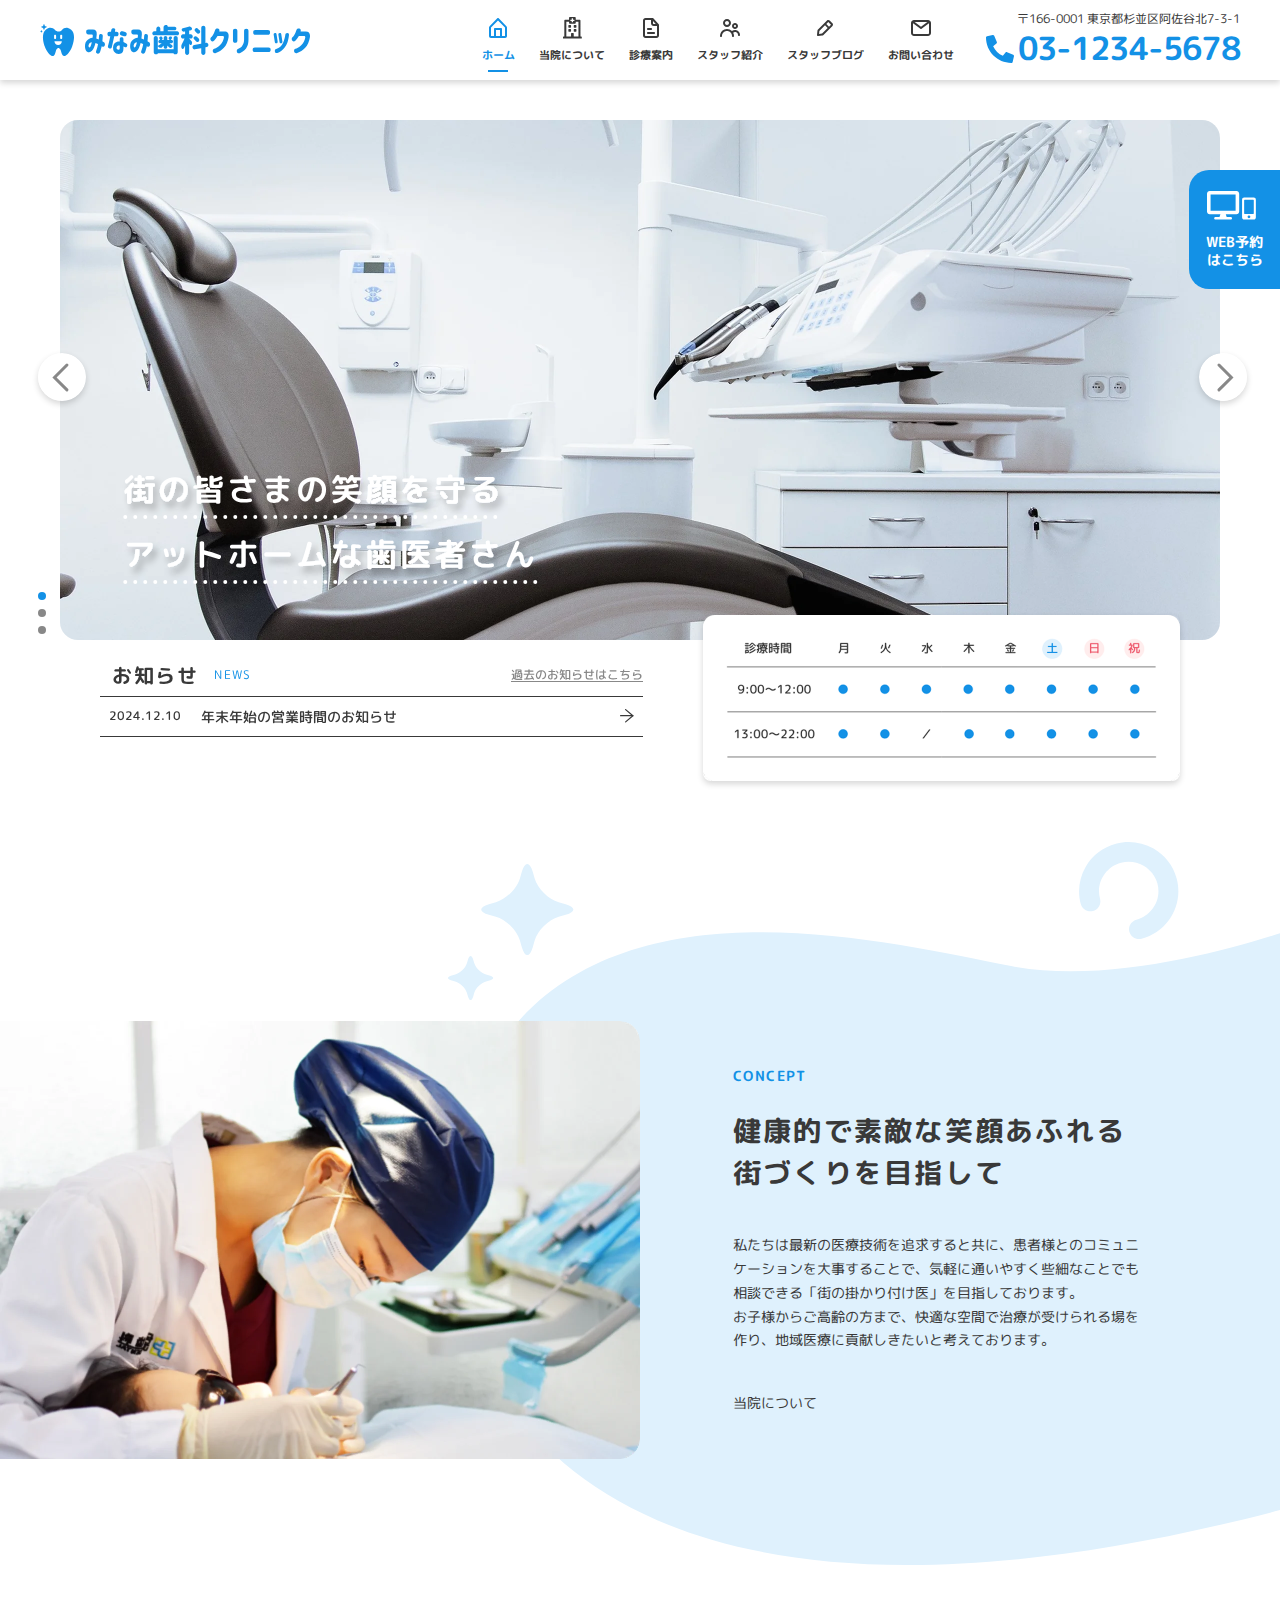
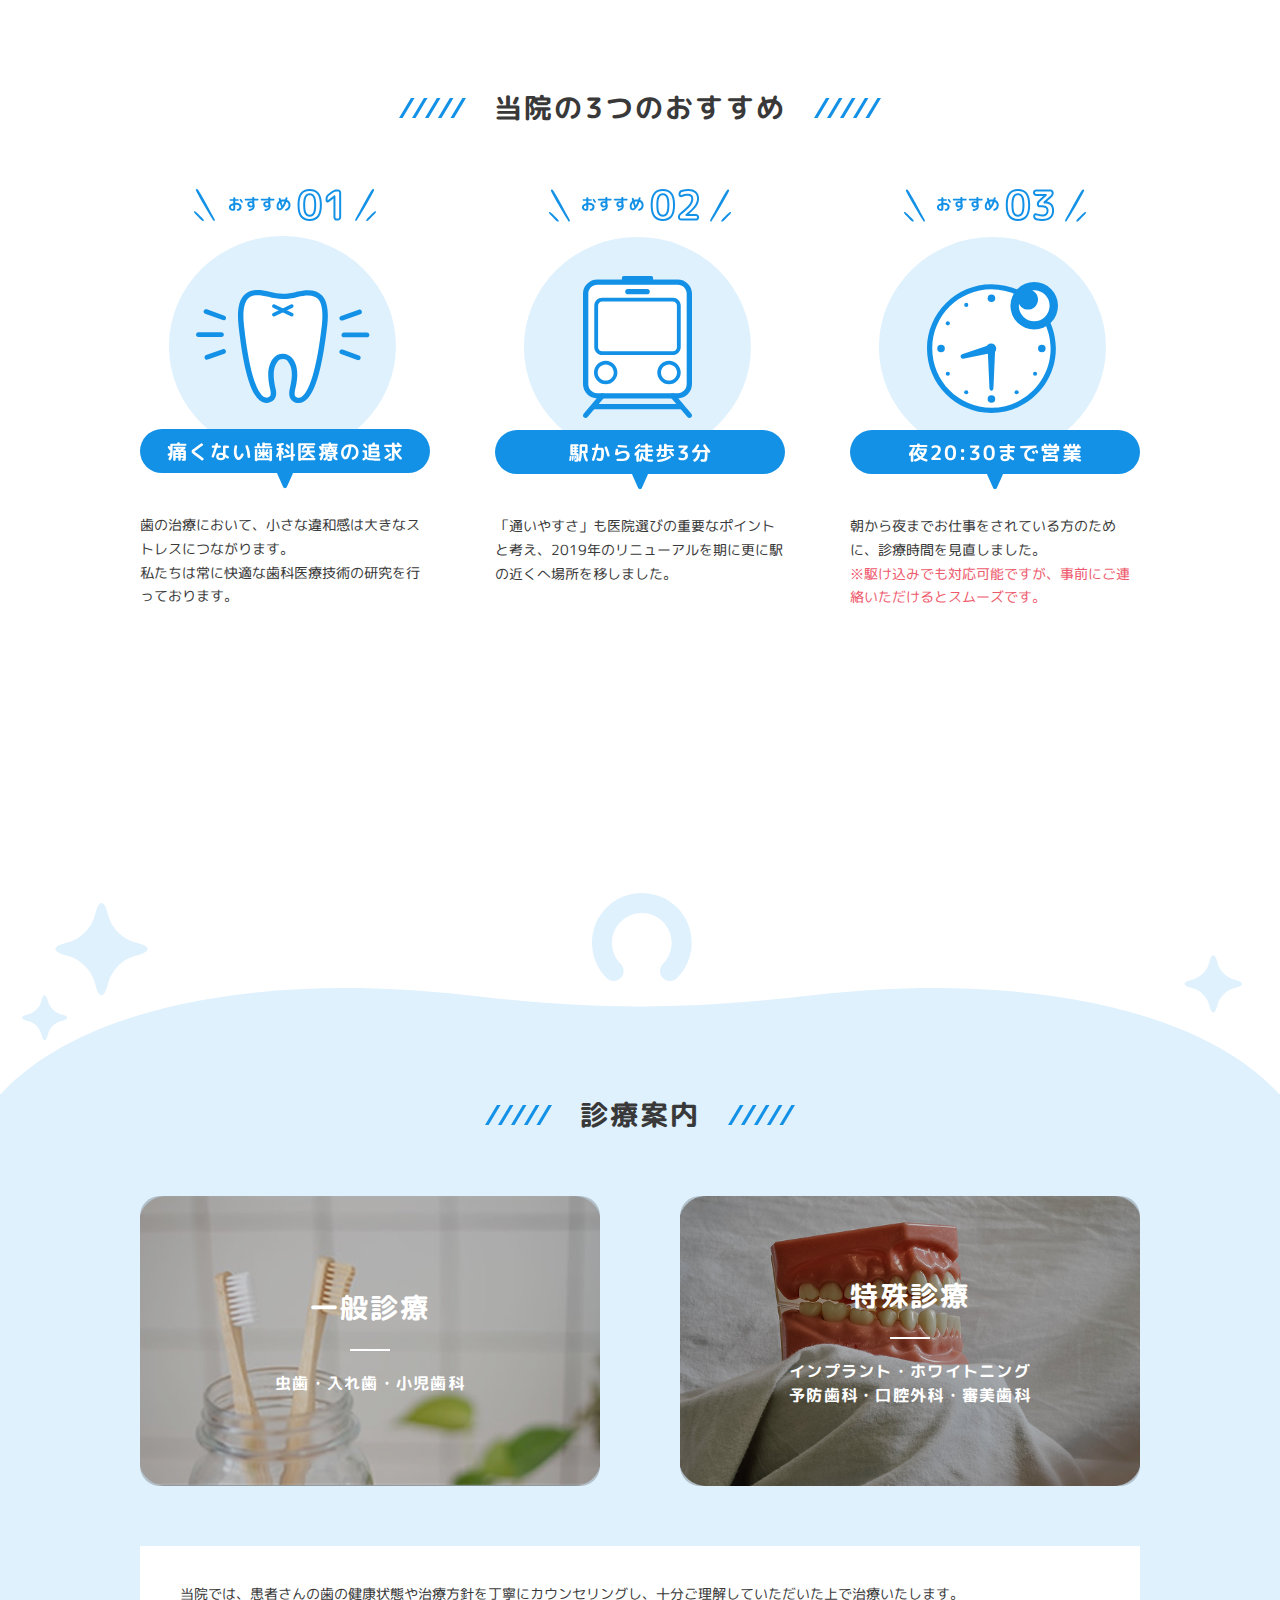
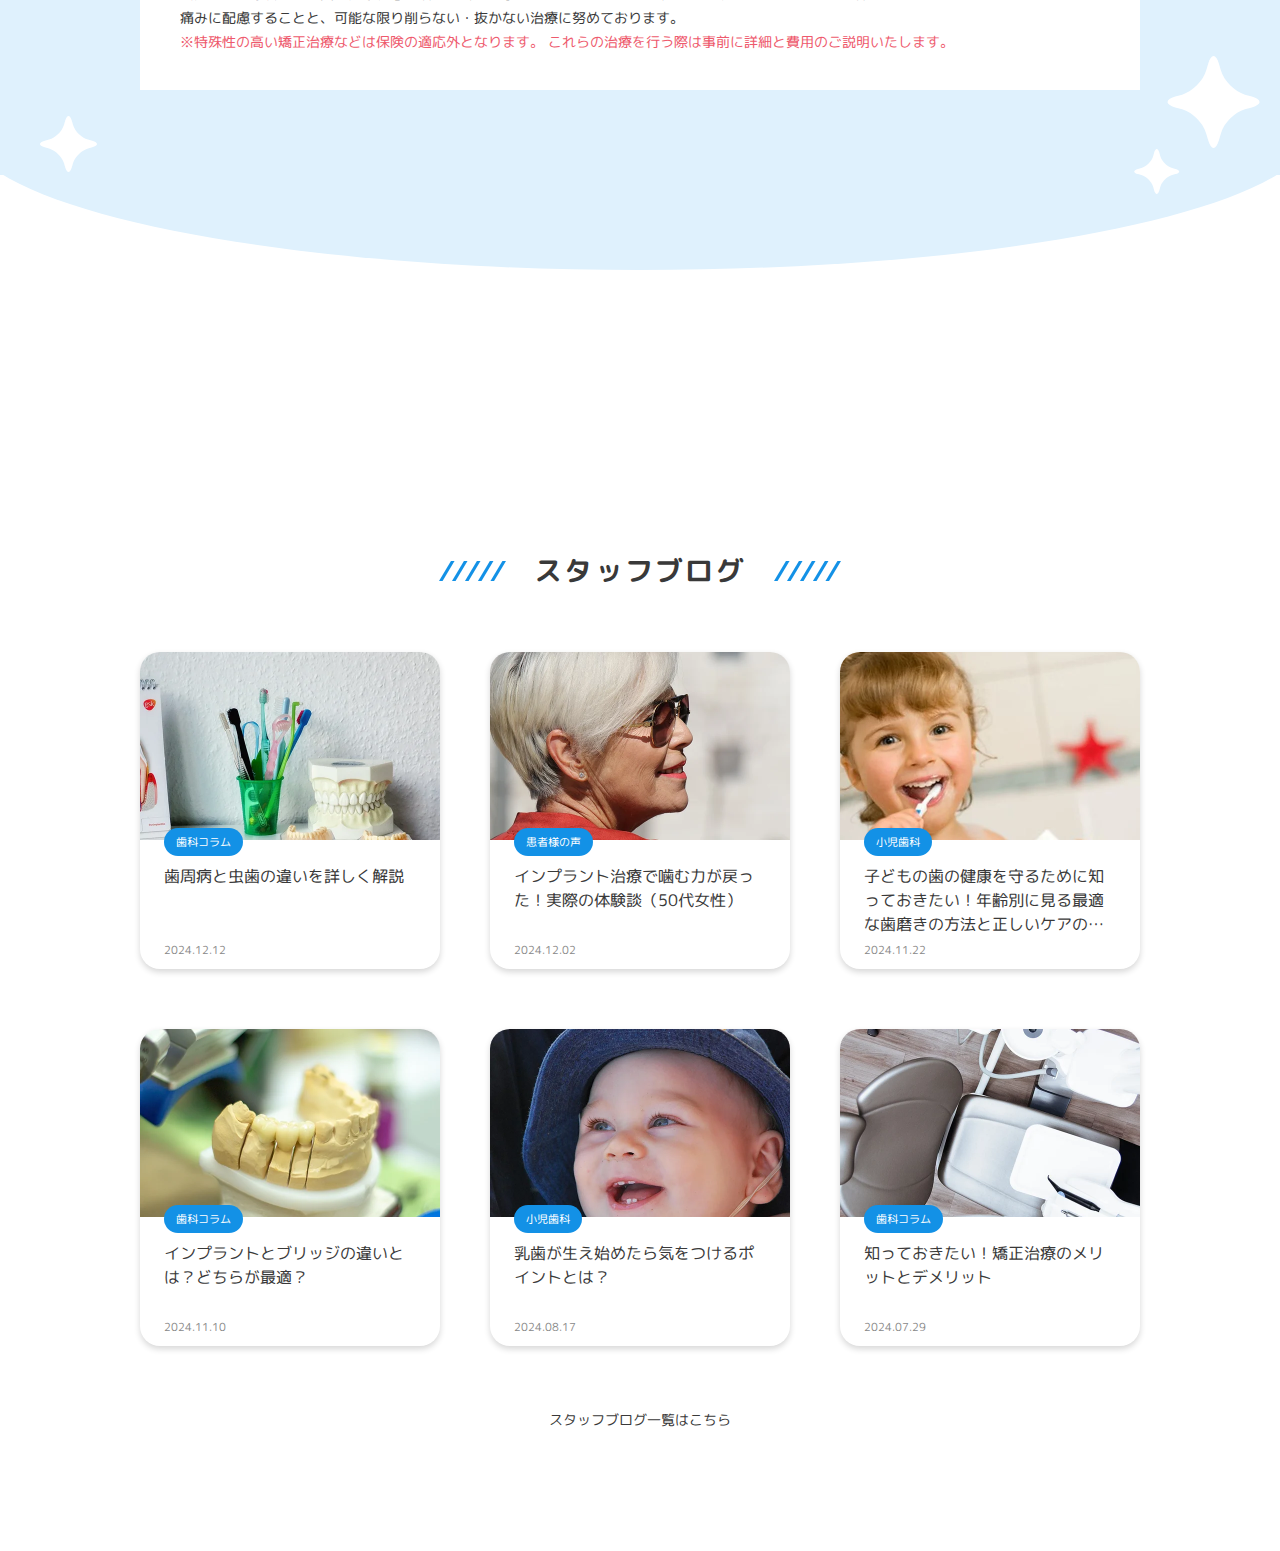
<file: public/index.html>
<!doctype html>
<html lang="ja">
  <head>
    <meta charset="UTF-8" />
    <meta name="viewport" content="width=device-width, initial-scale=1.0" />
    <link rel="shortcut icon" href="./favicon.ico" type="image/x-icon" />

    <!-- 検索にヒットしないようにする -->
    <meta name="robots" content="noindex" />
    <title>みなみ歯科クリニック</title>
    <meta
      name="description"
      content="地域に根ざした歯科医療を提供する「みなみ歯科クリニック」の公式サイトです。"
    />

    <!-- OGP -->
    <meta property="og:title" content="みなみ歯科クリニック" />
    <meta
      property="og:description"
      content="地域に根ざした歯科医療を提供する「みなみ歯科クリニック」の公式サイトです。"
    />
    <meta property="og:type" content="website" />
    <meta property="og:url" content="https://example.com/" />
    <meta property="og:image" content="https://example.com/ogp/og-image.jpg" />
    <meta property="og:site_name" content="みなみ歯科クリニック" />
    <meta property="og:locale" content="ja_JP" />

    <!-- Google Fonts -->
    <link rel="preconnect" href="https://fonts.googleapis.com" />
    <link rel="preconnect" href="https://fonts.gstatic.com" crossorigin />
    <link
      href="https://fonts.googleapis.com/css2?family=M+PLUS+Rounded+1c:wght@500;700&display=swap"
      rel="stylesheet"
    />

    <!-- スタイルシート -->
    <link rel="stylesheet" href="./assets/css/swiper-bundle.min.css" />
    <link rel="stylesheet" href="./assets/css/style.css" />
  </head>
  <body>
    <header class="l-header" aria-label="メインヘッダー">
      <div class="l-header__inner">
        <h1 class="l-header__logo">
          <a href="#">
            <img
              src="./assets/img/site-logo.svg"
              alt="みなみ歯科クリニック"
              width="270"
              height="32"
            />
          </a>
        </h1>

        <div class="l-header__right">
          <!-- ナビゲーション(PC) -->
          <div class="l-header__nav u-hidden-sp">
            <nav class="p-header-nav" aria-label="PCナビゲーション">
              <ul class="p-header-nav__list">
                <li class="p-header-nav__item current-menu-item">
                  <a href="#" class="p-header-nav__link">
                    <svg
                      class="p-header-nav__icon"
                      width="24"
                      height="24"
                      viewBox="0 0 24 24"
                      fill="none"
                    >
                      <path
                        d="M20.4201 10.1799L12.7101 2.29995C12.5223 2.11064 12.2668 2.00415 12.0001 2.00415C11.7335 2.00415 11.4779 2.11064 11.2901 2.29995L3.58012 10.1899C3.20327 10.5698 2.99437 11.0849 3.00012 11.6199V19.9999C2.99851 21.0629 3.82872 21.9415 4.89011 21.9999H19.1101C20.1715 21.9415 21.0017 21.0629 21.0001 19.9999V11.6199C21.0009 11.0829 20.7929 10.5665 20.4201 10.1799V10.1799ZM10.0001 19.9999V13.9999H14.0001V19.9999H10.0001ZM19.0001 19.9999H16.0001V12.9999C16.0001 12.4477 15.5524 11.9999 15.0001 11.9999H9.00012C8.44783 11.9999 8.00012 12.4477 8.00012 12.9999V19.9999H5.00012V11.5799L12.0001 4.42995L19.0001 11.6199V19.9999Z"
                        fill="currentColor"
                      />
                    </svg>
                    <span class="p-header-nav__text">ホーム</span>
                  </a>
                </li>
                <li class="p-header-nav__item">
                  <a href="#" class="p-header-nav__link">
                    <svg
                      class="p-header-nav__icon"
                      width="24"
                      height="24"
                      viewBox="0 0 24 24"
                      fill="none"
                    >
                      <path
                        d="M8.36761 11.232V9.55462C8.36761 9.27672 8.59292 9.05141 8.87082 9.05141H10.5482C10.8261 9.05141 11.0514 9.27672 11.0514 9.55462V11.232C11.0514 11.5099 10.8261 11.7352 10.5482 11.7352H8.87082C8.59292 11.7352 8.36761 11.5099 8.36761 11.232ZM14.2384 11.7352H15.9158C16.1937 11.7352 16.419 11.5099 16.419 11.232V9.55462C16.419 9.27672 16.1937 9.05141 15.9158 9.05141H14.2384C13.9605 9.05141 13.7352 9.27672 13.7352 9.55462V11.232C13.7352 11.5099 13.9605 11.7352 14.2384 11.7352ZM11.0514 15.2577V13.5803C11.0514 13.3024 10.8261 13.0771 10.5482 13.0771H8.87082C8.59292 13.0771 8.36761 13.3024 8.36761 13.5803V15.2577C8.36761 15.5356 8.59292 15.7609 8.87082 15.7609H10.5482C10.8261 15.7609 11.0514 15.5356 11.0514 15.2577ZM14.2384 15.7609H15.9158C16.1937 15.7609 16.419 15.5356 16.419 15.2577V13.5803C16.419 13.3024 16.1937 13.0771 15.9158 13.0771H14.2384C13.9605 13.0771 13.7352 13.3024 13.7352 13.5803V15.2577C13.7352 15.5356 13.9605 15.7609 14.2384 15.7609ZM21.7866 20.9608V22.4704H3V20.9608C3 20.6829 3.22531 20.4576 3.50321 20.4576H4.32093V4.56589C4.32093 4.07874 4.77152 3.6838 5.32736 3.6838H9.03856V2.00643C9.03856 1.45059 9.48914 1 10.045 1H14.7416C15.2975 1 15.7481 1.45059 15.7481 2.00643V3.6838H19.4593C20.0151 3.6838 20.4657 4.07874 20.4657 4.56589V20.4576H21.2834C21.5613 20.4576 21.7866 20.6829 21.7866 20.9608ZM6.33379 20.4156H11.0514V17.606C11.0514 17.3281 11.2767 17.1028 11.5546 17.1028H13.232C13.5099 17.1028 13.7352 17.3281 13.7352 17.606V20.4156H18.4528V5.69666H15.7481V6.70308C15.7481 7.25892 15.2975 7.70951 14.7416 7.70951H10.045C9.48914 7.70951 9.03856 7.25892 9.03856 6.70308V5.69666H6.33379V20.4156ZM14.1546 3.6838H13.0643V2.59351C13.0643 2.45455 12.9516 2.3419 12.8127 2.3419H11.974C11.835 2.3419 11.7224 2.45455 11.7224 2.59351V3.6838H10.6321C10.4931 3.6838 10.3805 3.79645 10.3805 3.93541V4.7741C10.3805 4.91306 10.4931 5.0257 10.6321 5.0257H11.7224V6.116C11.7224 6.25496 11.835 6.36761 11.974 6.36761H12.8127C12.9516 6.36761 13.0643 6.25496 13.0643 6.116V5.0257H14.1546C14.2935 5.0257 14.4062 4.91306 14.4062 4.7741V3.93541C14.4062 3.79645 14.2935 3.6838 14.1546 3.6838Z"
                        fill="currentColor"
                      />
                    </svg>
                    <span class="p-header-nav__text">当院について</span>
                  </a>
                </li>
                <li class="p-header-nav__item">
                  <a href="#" class="p-header-nav__link">
                    <svg
                      class="p-header-nav__icon"
                      width="24"
                      height="24"
                      viewBox="0 0 24 24"
                      fill="none"
                    >
                      <path
                        d="M15 16H9C8.44771 16 8 16.4477 8 17C8 17.5523 8.44772 18 9 18H15C15.5523 18 16 17.5523 16 17C16 16.4477 15.5523 16 15 16Z"
                        fill="currentColor"
                      />
                      <path
                        d="M9 14H12C12.5523 14 13 13.5523 13 13C13 12.4477 12.5523 12 12 12H9C8.44771 12 8 12.4477 8 13C8 13.5523 8.44772 14 9 14Z"
                        fill="currentColor"
                      />
                      <path
                        d="M19.74 8.32994L14.3 2.32994C14.1109 2.12046 13.8422 2.00061 13.56 1.99994L6.56 1.99994C5.16268 1.98327 4.01647 3.10262 4 4.49994L4 19.4999C4.01647 20.8973 5.16268 22.0166 6.56 21.9999H17.44C18.8373 22.0166 19.9835 20.8973 20 19.4999V8.99994C19.9994 8.7521 19.9067 8.51334 19.74 8.32994L19.74 8.32994ZM14 4.99994L16.74 7.99994H14.74C14.5285 7.98717 14.3309 7.88994 14.1918 7.7301C14.0526 7.57027 13.9835 7.36122 14 7.14994L14 4.99994ZM17.44 19.9999H6.56C6.41938 20.0081 6.28128 19.96 6.17621 19.8662C6.07114 19.7724 6.00774 19.6406 6 19.4999V4.49994C6.00774 4.35929 6.07114 4.22751 6.17621 4.1337C6.28128 4.03988 6.41938 3.99175 6.56 3.99994L12 3.99994V7.14994C11.9664 8.68334 13.1769 9.95633 14.71 9.99994H18V19.4999C17.9923 19.6406 17.9289 19.7724 17.8238 19.8662C17.7187 19.96 17.5806 20.0081 17.44 19.9999Z"
                        fill="currentColor"
                      />
                    </svg>
                    <span class="p-header-nav__text">診療案内</span>
                  </a>
                </li>
                <li class="p-header-nav__item">
                  <a href="#" class="p-header-nav__link">
                    <svg
                      class="p-header-nav__icon"
                      width="24"
                      height="24"
                      viewBox="0 0 24 24"
                      fill="none"
                    >
                      <path
                        d="M9 11C11.2091 11 13 9.20914 13 7C13 4.79086 11.2091 3 9 3C6.79086 3 5 4.79086 5 7C5 9.20914 6.79086 11 9 11H9ZM9 5C10.1046 5 11 5.89543 11 7C11 8.10457 10.1046 9 9 9C7.89543 9 7 8.10457 7 7C7 5.89543 7.89543 5 9 5Z"
                        fill="currentColor"
                      />
                      <path
                        d="M17 13C18.6569 13 20 11.6569 20 10C20 8.34315 18.6569 7 17 7C15.3431 7 14 8.34315 14 10C14 11.6569 15.3431 13 17 13ZM17 9C17.5523 9 18 9.44772 18 10C18 10.5523 17.5523 11 17 11C16.4477 11 16 10.5523 16 10C16 9.44771 16.4477 9 17 9Z"
                        fill="currentColor"
                      />
                      <path
                        d="M17 14C15.8918 14.0012 14.8155 14.3706 13.94 15.05C11.9371 13.0549 8.93071 12.4605 6.31923 13.5431C3.70775 14.6258 2.00382 17.173 2 20C2 20.5523 2.44772 21 3 21C3.55229 21 4 20.5523 4 20C4 17.2386 6.23858 15 9 15C11.7614 15 14 17.2386 14 20C14 20.5523 14.4477 21 15 21C15.5523 21 16 20.5523 16 20C16.0024 18.8284 15.7064 17.6756 15.14 16.65C16.0417 15.9375 17.2713 15.8027 18.306 16.303C19.3406 16.8033 19.9985 17.8507 20 19C20 19.5523 20.4477 20 21 20C21.5523 20 22 19.5523 22 19C22 16.2386 19.7614 14 17 14Z"
                        fill="currentColor"
                      />
                    </svg>
                    <span class="p-header-nav__text">スタッフ紹介</span>
                  </a>
                </li>
                <li class="p-header-nav__item">
                  <a href="#" class="p-header-nav__link">
                    <svg
                      class="p-header-nav__icon"
                      width="24"
                      height="24"
                      viewBox="0 0 24 24"
                      fill="none"
                    >
                      <path
                        d="M19.4003 7.3401L16.6603 4.6001C15.92 3.90476 14.7761 3.87466 14.0003 4.5301L5.0003 13.5301C4.67707 13.8561 4.47581 14.2833 4.4303 14.7401L4.0003 18.9101C3.97303 19.2066 4.07934 19.4999 4.2903 19.7101C4.47902 19.8973 4.7345 20.0016 5.0003 20.0001H5.0903L9.2603 19.6201C9.7171 19.5746 10.1443 19.3733 10.4703 19.0501L19.4703 10.0501C20.1976 9.28177 20.1663 8.06987 19.4003 7.34011L19.4003 7.3401ZM9.0803 17.6201L6.0803 17.9001L6.3503 14.9001L12.0003 9.3201L14.7003 12.0201L9.0803 17.6201ZM16.0003 10.6801L13.3203 8.0001L15.2703 6.0001L18.0003 8.7301L16.0003 10.6801Z"
                        fill="currentColor"
                      />
                    </svg>
                    <span class="p-header-nav__text">スタッフブログ</span>
                  </a>
                </li>
                <li class="p-header-nav__item">
                  <a href="#" class="p-header-nav__link">
                    <svg
                      class="p-header-nav__icon"
                      width="24"
                      height="24"
                      viewBox="0 0 24 24"
                      fill="none"
                    >
                      <path
                        d="M19 4H5C3.34315 4 2 5.34315 2 7V17C2 18.6569 3.34315 20 5 20H19C20.6569 20 22 18.6569 22 17V7C22 5.34315 20.6569 4 19 4V4ZM18.33 6L12 10.75L5.67 6H18.33ZM19 18H5C4.44772 18 4 17.5523 4 17V7.25L11.4 12.8C11.5731 12.9298 11.7836 13 12 13C12.2164 13 12.4269 12.9298 12.6 12.8L20 7.25V17C20 17.5523 19.5523 18 19 18Z"
                        fill="currentColor"
                      />
                    </svg>
                    <span class="p-header-nav__text">お問い合わせ</span>
                  </a>
                </li>
              </ul>
            </nav>
          </div>

          <!-- 電話番号 -->
          <div class="l-header-tel p-header-tel u-hidden-sp">
            <div class="p-header-tel__text">
              〒166-0001 東京都杉並区阿佐谷北7-3-1
            </div>
            <a href="tel:0312345678" class="p-header-tel__number c-btn-tel">
              <img
                src="./assets/img/icon-tel.svg"
                alt=""
                width="28"
                height="28"
              />
              <span>03-1234-5678</span>
            </a>
          </div>
        </div>

        <!-- ハンバーガーメニュー(スマホ) -->
        <button
          class="c-hamburger u-hidden-pc"
          type="button"
          aria-label="メニュー開閉"
        >
          <span class="c-hamburger__line"></span>
          <span class="c-hamburger__line"></span>
          <span class="c-hamburger__line"></span>
        </button>
      </div>
    </header>

    <!-- ドロワーメニュー -->
    <div class="p-drawer-menu js-drawer u-hidden-pc">
      <div class="p-drawer-menu__inner">
        <header
          class="p-drawer-menu__header"
          aria-label="ドロワーメニューヘッダー"
        >
          <div class="p-drawer-menu__logo">
            <a href="#">
              <img
                src="./assets/img/site-logo-drawer.svg"
                alt="みなみ歯科クリニック"
                width="270"
                height="32"
              />
            </a>
          </div>
        </header>
        <nav
          class="p-drawer-menu__nav"
          aria-label="ドロワーメニューナビゲーション"
        >
          <ul class="p-drawer-menu__list">
            <!-- ホーム -->
            <li class="p-drawer-menu__item">
              <a href="#" class="p-drawer-menu__link">
                <div class="p-drawer-menu__left">
                  <img
                    class="p-drawer-menu__icon"
                    src="./assets/img/icon-home.svg"
                    alt="ホーム"
                    width="24"
                    height="24"
                  />
                  <span class="p-drawer-menu__text"> ホーム </span>
                </div>

                <img
                  src="./assets/img/icon-arrow-right-white.svg"
                  alt=""
                  width="16"
                  height="16"
                />
              </a>
            </li>

            <!-- 当院について -->
            <li class="p-drawer-menu__item">
              <a href="#" class="p-drawer-menu__link">
                <div class="p-drawer-menu__left">
                  <img
                    class="p-drawer-menu__icon"
                    src="./assets/img/icon-about.svg"
                    alt="当院について"
                    width="24"
                    height="24"
                  />
                  <span class="p-drawer-menu__text"> 当院について </span>
                </div>

                <img
                  src="./assets/img/icon-arrow-right-white.svg"
                  alt=""
                  width="16"
                  height="16"
                />
              </a>
            </li>

            <!-- 診療案内 -->
            <li class="p-drawer-menu__item">
              <a href="#" class="p-drawer-menu__link">
                <div class="p-drawer-menu__left">
                  <img
                    class="p-drawer-menu__icon"
                    src="./assets/img/icon-medical.svg"
                    alt="診療案内"
                    width="24"
                    height="24"
                  />
                  <span class="p-drawer-menu__text"> 診療案内 </span>
                </div>

                <img
                  src="./assets/img/icon-arrow-right-white.svg"
                  alt=""
                  width="16"
                  height="16"
                />
              </a>
            </li>

            <!-- スタッフ紹介 -->
            <li class="p-drawer-menu__item">
              <a href="#" class="p-drawer-menu__link">
                <div class="p-drawer-menu__left">
                  <img
                    class="p-drawer-menu__icon"
                    src="./assets/img/icon-staff.svg"
                    alt="スタッフ紹介"
                    width="24"
                    height="24"
                  />
                  <span class="p-drawer-menu__text"> スタッフ紹介 </span>
                </div>

                <img
                  src="./assets/img/icon-arrow-right-white.svg"
                  alt=""
                  width="16"
                  height="16"
                />
              </a>
            </li>

            <!-- スタッフブログ -->
            <li class="p-drawer-menu__item">
              <a href="#" class="p-drawer-menu__link">
                <div class="p-drawer-menu__left">
                  <img
                    class="p-drawer-menu__icon"
                    src="./assets/img/icon-blog.svg"
                    alt="スタッフブログ"
                    width="24"
                    height="24"
                  />
                  <span class="p-drawer-menu__text"> スタッフブログ </span>
                </div>

                <img
                  src="./assets/img/icon-arrow-right-white.svg"
                  alt=""
                  width="16"
                  height="16"
                />
              </a>
            </li>

            <!-- お問い合わせ -->
            <li class="p-drawer-menu__item">
              <a href="#" class="p-drawer-menu__link">
                <div class="p-drawer-menu__left">
                  <img
                    class="p-drawer-menu__icon"
                    src="./assets/img/icon-contact.svg"
                    alt="お問い合わせ"
                    width="24"
                    height="24"
                  />
                  <span class="p-drawer-menu__text"> お問い合わせ </span>
                </div>

                <img
                  src="./assets/img/icon-arrow-right-white.svg"
                  alt=""
                  width="16"
                  height="16"
                />
              </a>
            </li>
          </ul>
        </nav>
      </div>
    </div>
    <!-- /ドロワーメニュー -->

    <main class="l-main">
      <!-- メインビジュアル -->
      <div class="p-top-fv">
        <div class="p-top-fv__inner">
          <!-- Swiper -->
          <div class="p-top-fv__container">
            <picture class="p-top-fv__copy">
              <source
                media="(min-width: 768px)"
                srcset="./assets/img/top-fv-copy.svg"
                type="image/svg+xml"
                width="422"
                height="119"
              />
              <img
                src="./assets/img/sp/top-fv-copy.svg"
                alt="街の皆さまの笑顔を守るアットホームな歯医者さん"
                decoding="async"
                width="268"
                height="81"
              />
            </picture>
            <div class="swiper p-top-fv__swiper">
              <div class="swiper-wrapper p-top-fv__wrapper">
                <!-- スライド1枚目 -->
                <div class="swiper-slide p-top-fv__slide">
                  <div class="p-top-fv__image">
                    <picture class="p-top-fv__picture">
                      <source
                        media="(min-width: 768px)"
                        srcset="./assets/img/top-fv-01.webp"
                        width="2320"
                        height="1040"
                      />
                      <img
                        src="./assets/img/sp/top-fv-01.webp"
                        alt="院内の様子1"
                        decoding="async"
                        width="670"
                        height="894"
                      />
                    </picture>
                  </div>
                </div>

                <!-- スライド2枚目 -->
                <div class="swiper-slide p-top-fv__slide">
                  <div class="p-top-fv__image">
                    <picture class="p-top-fv__picture">
                      <source
                        media="(min-width: 768px)"
                        srcset="./assets/img/top-fv-02.webp"
                        width="2320"
                        height="1040"
                      />
                      <img
                        src="./assets/img/sp/top-fv-02.webp"
                        alt="院内の様子2"
                        decoding="async"
                        width="670"
                        height="894"
                      />
                    </picture>
                  </div>
                </div>

                <!-- スライド3枚目 -->
                <div class="swiper-slide p-top-fv__slide">
                  <div class="p-top-fv__image">
                    <picture class="p-top-fv__picture">
                      <source
                        media="(min-width: 768px)"
                        srcset="./assets/img/top-fv-03.webp"
                        width="2320"
                        height="1040"
                      />
                      <img
                        src="./assets/img/sp/top-fv-03.webp"
                        alt="院内の様子3"
                        decoding="async"
                        width="670"
                        height="894"
                      />
                    </picture>
                  </div>
                </div>
              </div>
            </div>
            <!-- ナビゲーションボタン -->
            <div class="swiper-button-prev p-top-fv__button-prev"></div>
            <div class="swiper-button-next p-top-fv__button-next"></div>

            <!-- ページネーション -->
            <div class="swiper-pagination p-top-fv__pagination"></div>
          </div>
          <div class="p-top-fv__body">
            <section class="p-top-fv__news p-top-news">
              <header class="p-top-news__header">
                <h2 class="p-top-news__title">
                  お知らせ <span class="p-top-news__en">NEWS</span>
                </h2>
                <a href="" class="p-top-news__archive">
                  過去のお知らせはこちら
                </a>
              </header>
              <ul class="p-top-news__list">
                <li class="p-top-news__item">
                  <a href="#" class="p-top-news__link">
                    <div class="p-top-news__meta">
                      <time class="p-top-news__date" datetime="2024-12-10"
                        >2024.12.10</time
                      >
                    </div>
                    <p class="p-top-news__text">年末年始の営業時間のお知らせ</p>
                  </a>
                </li>
              </ul>
            </section>

            <picture class="p-top-fv__table">
              <source
                media="(min-width: 768px)"
                srcset="./assets/img/medical-time.png"
                width="978"
                height="356"
              />
              <img
                src="./assets/img/sp/medical-time.png"
                alt="月〜土は午前午後、水曜午後は休診"
                decoding="async"
                width="694"
                height="256"
              />
            </picture>
          </div>
        </div>
      </div>
      <!-- /メインビジュアル -->

      <!-- コンセプト -->
      <section class="p-concept">
        <!-- 背景デコレーション -->
        <div class="p-concept__decoration">
          <picture>
            <source
              media="(min-width: 768px)"
              srcset="./assets/img/top-concept-bg.svg"
              width="830"
              height="726"
            />
            <img
              src="./assets/img/sp/top-concept-bg.svg"
              alt=""
              decoding="async"
              width="365"
              height="308"
            />
          </picture>
        </div>
        <div class="p-concept__inner">
          <div class="p-concept__content">
            <div class="p-concept__heading">
              <span class="p-concept__en">concept</span>
              <h2 class="p-concept__ja">
                健康的で素敵な笑顔あふれる<br />街づくりを目指して
              </h2>
            </div>
            <p class="p-concept__text">
              私たちは最新の医療技術を追求すると共に、患者様とのコミュニケーションを大事することで、気軽に通いやすく些細なことでも相談できる「街の掛かり付け医」を目指しております。<br />
              お子様からご高齢の方まで、快適な空間で治療が受けられる場を作り、地域医療に貢献しきたいと考えております。
            </p>
            <div class="p-concept__button">
              <a href="#" target="_blank" class="c-button"> 当院について </a>
            </div>
          </div>

          <div class="p-concept__image">
            <img
              src="./assets/img/top-concept.webp"
              alt="健康的で素敵な笑顔あふれる街づくりを目指して"
              width="1280"
              height="876"
            />
          </div>
        </div>
      </section>
      <!-- /コンセプト -->

      <!-- レコメンド -->
      <section class="p-recommend">
        <div class="p-recommend__inner l-inner">
          <h2 class="c-section-title">当院の3つのおすすめ</h2>
          <ul class="p-recommend__list">
            <!-- おすすめ01 -->
            <li class="p-recommend__item p-recommend-item">
              <h3 class="p-recommend-item__title">
                <img
                  src="./assets/img/top-recommend-01.svg"
                  alt="おすすめ01"
                  width="182"
                  height="32"
                />
              </h3>
              <div class="p-recommend-item__image">
                <img
                  src="./assets/img/top-recommend-img-01.svg"
                  alt="痛くない歯科医療の追求"
                  width="290"
                  height="255"
                />
              </div>
              <p class="p-recommend-item__text">
                歯の治療において、小さな違和感は大きなストレスにつながります。<br />
                私たちは常に快適な歯科医療技術の研究を行っております。
              </p>
            </li>

            <!-- おすすめ02 -->
            <li class="p-recommend__item p-recommend-item">
              <h3 class="p-recommend-item__title">
                <img
                  src="./assets/img/top-recommend-02.svg"
                  alt="おすすめ02"
                  width="182"
                  height="32"
                />
              </h3>
              <div class="p-recommend-item__image">
                <img
                  src="./assets/img/top-recommend-img-02.svg"
                  alt="駅から徒歩3分"
                  width="290"
                  height="255"
                />
              </div>
              <p class="p-recommend-item__text">
                「通いやすさ」も医院選びの重要なポイントと考え、2019年のリニューアルを期に更に駅の近くへ場所を移しました。
              </p>
            </li>

            <!-- おすすめ03 -->
            <li class="p-recommend__item p-recommend-item">
              <h3 class="p-recommend-item__title">
                <img
                  src="./assets/img/top-recommend-03.svg"
                  alt="おすすめ03"
                  width="182"
                  height="32"
                />
              </h3>
              <div class="p-recommend-item__image">
                <img
                  src="./assets/img/top-recommend-img-03.svg"
                  alt="夜20:30まで営業"
                  width="290"
                  height="255"
                />
              </div>
              <p class="p-recommend-item__text">
                朝から夜までお仕事をされている方のために、診療時間を見直しました。<br />
                <span class="u-color-accent"
                  >※駆け込みでも対応可能ですが、事前にご連絡いただけるとスムーズです。</span
                >
              </p>
            </li>
          </ul>
        </div>
      </section>
      <!-- /レコメンド -->

      <!-- 診療案内 -->
      <section class="p-service">
        <div class="p-service__container">
          <div class="p-service__inner l-inner">
            <h2 class="c-section-title">診療案内</h2>
            <ul class="p-service__list">
              <!-- 一般診療 -->
              <li class="p-service__item p-service-item">
                <a href="#" class="p-service-item__link">
                  <div class="p-service-item__wrapper">
                    <h3 class="p-service-item__title">一般診療</h3>
                    <p class="p-service-item__text">虫歯・入れ歯・小児歯科</p>
                  </div>
                </a>
              </li>

              <!-- 特殊診療 -->
              <li class="p-service__item p-service-item">
                <a href="#" class="p-service-item__link">
                  <div class="p-service-item__wrapper">
                    <h3 class="p-service-item__title">特殊診療</h3>
                    <p class="p-service-item__text">
                      インプラント・ホワイトニング<br />予防歯科・口腔外科・審美歯科
                    </p>
                  </div>
                </a>
              </li>
            </ul>
            <div class="p-service__text">
              当院では、患者さんの歯の健康状態や治療方針を丁寧にカウンセリングし、十分ご理解していただいた上で治療いたします。<br />
              痛みに配慮することと、可能な限り削らない・抜かない治療に努めております。<br /><span
                class="u-color-accent"
                >※特殊性の高い矯正治療などは保険の適応外となります。
                これらの治療を行う際は事前に詳細と費用のご説明いたします。</span
              >
            </div>
          </div>
        </div>
      </section>
      <!-- /診療案内 -->

      <!-- スタッフブログ -->
      <section class="p-blog">
        <div class="p-blog__inner l-inner">
          <h2 class="c-section-title">スタッフブログ</h2>
          <ul class="p-blog__list">
            <li class="p-blog__item">
              <article class="p-blog-card">
                <a href="#" class="p-blog-card__link">
                  <div class="p-blog-card__thumbnail">
                    <picture>
                      <source
                        media="(min-width: 768px)"
                        srcset="./assets/img/top-blog-01.webp"
                        width="600"
                        height="376"
                      />
                      <img
                        src="./assets/img/sp/top-blog-01.webp"
                        alt=""
                        width="266"
                        height="202"
                      />
                    </picture>
                  </div>
                  <div class="p-blog-card__body">
                    <span class="p-blog-card__label">歯科コラム</span>
                    <h3 class="p-blog-card__title">
                      歯周病と虫歯の違いを詳しく解説
                    </h3>
                    <time class="p-blog-card__date" datetime="2024-12-12"
                      >2024.12.12</time
                    >
                  </div>
                </a>
              </article>
            </li>

            <li class="p-blog__item">
              <article class="p-blog-card">
                <a href="#" class="p-blog-card__link">
                  <div class="p-blog-card__thumbnail">
                    <picture>
                      <source
                        media="(min-width: 768px)"
                        srcset="./assets/img/top-blog-02.webp"
                        width="600"
                        height="376"
                      />
                      <img
                        src="./assets/img/sp/top-blog-02.webp"
                        alt=""
                        width="266"
                        height="202"
                      />
                    </picture>
                  </div>
                  <div class="p-blog-card__body">
                    <span class="p-blog-card__label">患者様の声</span>
                    <h3 class="p-blog-card__title">
                      インプラント治療で噛む力が戻った！実際の体験談（50代女性）
                    </h3>
                    <time class="p-blog-card__date" datetime="2024-12-02"
                      >2024.12.02</time
                    >
                  </div>
                </a>
              </article>
            </li>

            <li class="p-blog__item">
              <article class="p-blog-card">
                <a href="#" class="p-blog-card__link">
                  <div class="p-blog-card__thumbnail">
                    <picture>
                      <source
                        media="(min-width: 768px)"
                        srcset="./assets/img/top-blog-03.webp"
                        width="600"
                        height="376"
                      />
                      <img
                        src="./assets/img/sp/top-blog-03.webp"
                        alt=""
                        width="266"
                        height="202"
                      />
                    </picture>
                  </div>
                  <div class="p-blog-card__body">
                    <span class="p-blog-card__label">小児歯科</span>
                    <h3 class="p-blog-card__title">
                      子どもの歯の健康を守るために知っておきたい！年齢別に見る最適な歯磨きの方法と正しいケアのタイミング、親が実践すべき注意点とは
                    </h3>
                    <time class="p-blog-card__date" datetime="2024-11-22"
                      >2024.11.22</time
                    >
                  </div>
                </a>
              </article>
            </li>

            <li class="p-blog__item">
              <article class="p-blog-card">
                <a href="#" class="p-blog-card__link">
                  <div class="p-blog-card__thumbnail">
                    <picture>
                      <source
                        media="(min-width: 768px)"
                        srcset="./assets/img/top-blog-04.webp"
                        width="600"
                        height="376"
                      />
                      <img
                        src="./assets/img/sp/top-blog-04.webp"
                        alt=""
                        width="266"
                        height="202"
                      />
                    </picture>
                  </div>
                  <div class="p-blog-card__body">
                    <span class="p-blog-card__label">歯科コラム</span>
                    <h3 class="p-blog-card__title">
                      インプラントとブリッジの違いとは？どちらが最適？
                    </h3>
                    <time class="p-blog-card__date" datetime="2024-11-10"
                      >2024.11.10</time
                    >
                  </div>
                </a>
              </article>
            </li>
            <li class="p-blog__item">
              <article class="p-blog-card">
                <a href="#" class="p-blog-card__link">
                  <div class="p-blog-card__thumbnail">
                    <picture>
                      <source
                        media="(min-width: 768px)"
                        srcset="./assets/img/top-blog-05.webp"
                        width="600"
                        height="376"
                      />
                      <img
                        src="./assets/img/sp/top-blog-05.webp"
                        alt=""
                        width="266"
                        height="202"
                      />
                    </picture>
                  </div>
                  <div class="p-blog-card__body">
                    <span class="p-blog-card__label">小児歯科</span>
                    <h3 class="p-blog-card__title">
                      乳歯が生え始めたら気をつけるポイントとは？
                    </h3>
                    <time class="p-blog-card__date" datetime="2024-08-17"
                      >2024.08.17</time
                    >
                  </div>
                </a>
              </article>
            </li>

            <li class="p-blog__item">
              <article class="p-blog-card">
                <a href="#" class="p-blog-card__link">
                  <div class="p-blog-card__thumbnail">
                    <picture>
                      <source
                        media="(min-width: 768px)"
                        srcset="./assets/img/top-blog-06.webp"
                        width="600"
                        height="376"
                      />
                      <img
                        src="./assets/img/sp/top-blog-06.webp"
                        alt=""
                        width="266"
                        height="202"
                      />
                    </picture>
                  </div>
                  <div class="p-blog-card__body">
                    <span class="p-blog-card__label">歯科コラム</span>
                    <h3 class="p-blog-card__title">
                      知っておきたい！矯正治療のメリットとデメリット
                    </h3>
                    <time class="p-blog-card__date" datetime="2024-07-29"
                      >2024.07.29</time
                    >
                  </div>
                </a>
              </article>
            </li>
          </ul>
          <div class="p-blog__button">
            <a href="#" class="c-button">スタッフブログ一覧はこちら</a>
          </div>
        </div>
      </section>
      <!-- /スタッフブログ -->
    </main>

    <!-- CTA(SP) -->
    <aside class="p-footer-cta u-hidden-pc">
      <div class="p-footer-cta__inner">
        <div class="p-footer-cta__wrapper">
          <!-- 電話番号 -->
          <a href="tel:0312345678" class="p-footer-cta__number c-btn-tel">
            <img
              src="./assets/img/icon-tel.svg"
              alt=""
              width="28"
              height="28"
            />
            <span>03-1234-5678</span>
          </a>

          <!-- 営業日 -->
          <p class="p-footer-cta__time">(年中無休 AM9:00〜PM22:00)</p>
        </div>

        <!-- WEB予約ボタン -->
        <a href="#" target="_blank" class="c-btn-cta-web" aria-label="WEB予約">
          <img
            src="./assets/img/icon-reserve.svg"
            alt=""
            width="52"
            height="32"
          />
          <div class="c-btn-cta-web__text">
            <span class="c-btn-cta-web__main">WEB予約</span
            ><span class="c-btn-cta-web__sub">はこちら</span>
          </div>
        </a>
      </div>
    </aside>
    <!-- /CTA(SP) -->

    <!-- CTA(PC) -->
    <aside class="p-reserve u-hidden-sp" aria-label="WEB予約">
      <a href="#" target="_blank" class="p-reserve__link">
        <img
          src="./assets/img/icon-reserve.svg"
          alt=""
          width="52"
          height="32"
        />
        <div class="p-reserve__text">
          <span class="p-reserve__main">WEB予約</span
          ><span class="p-reserve__sub">はこちら</span>
        </div>
      </a>
    </aside>
    <!-- /CTA(PC) -->
    <script defer src="./assets/js/swiper-bundle.min.js"></script>
    <script defer src="./assets/js/script.js"></script>
  </body>
</html>
</file>
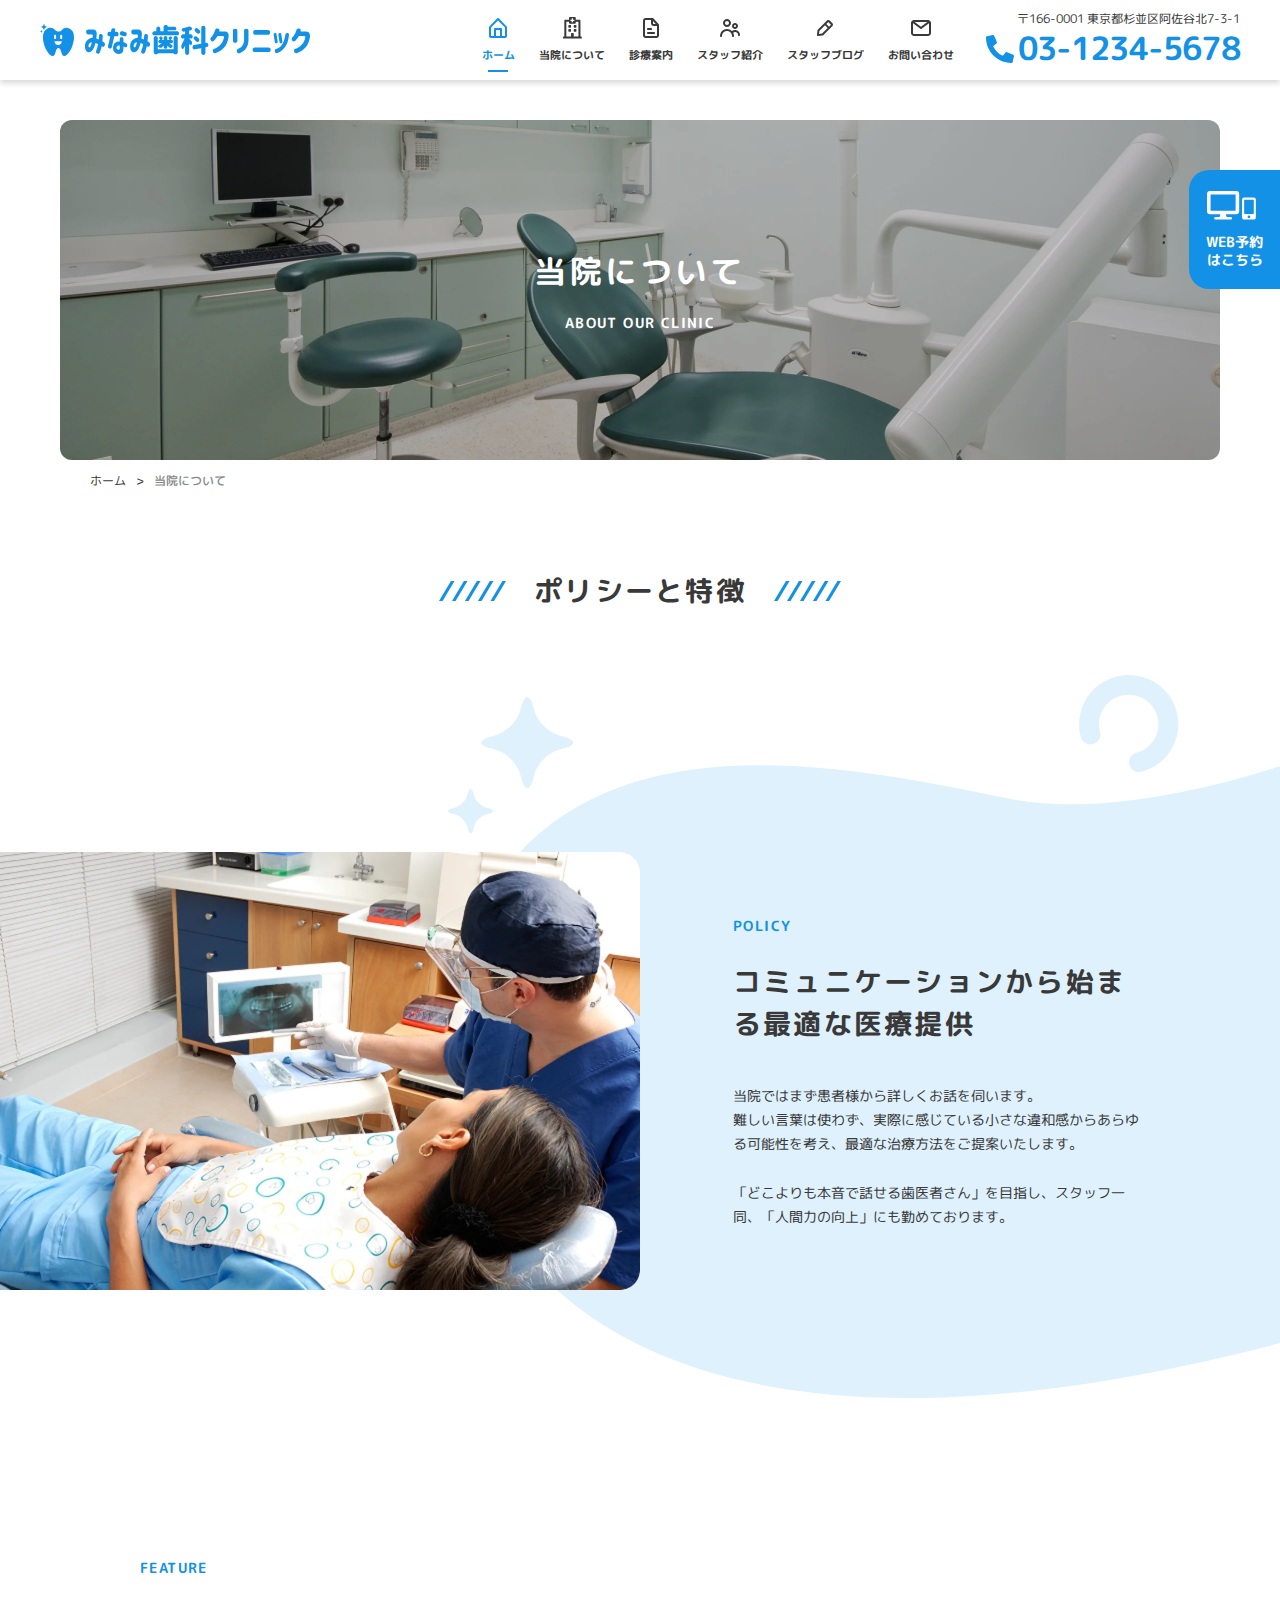
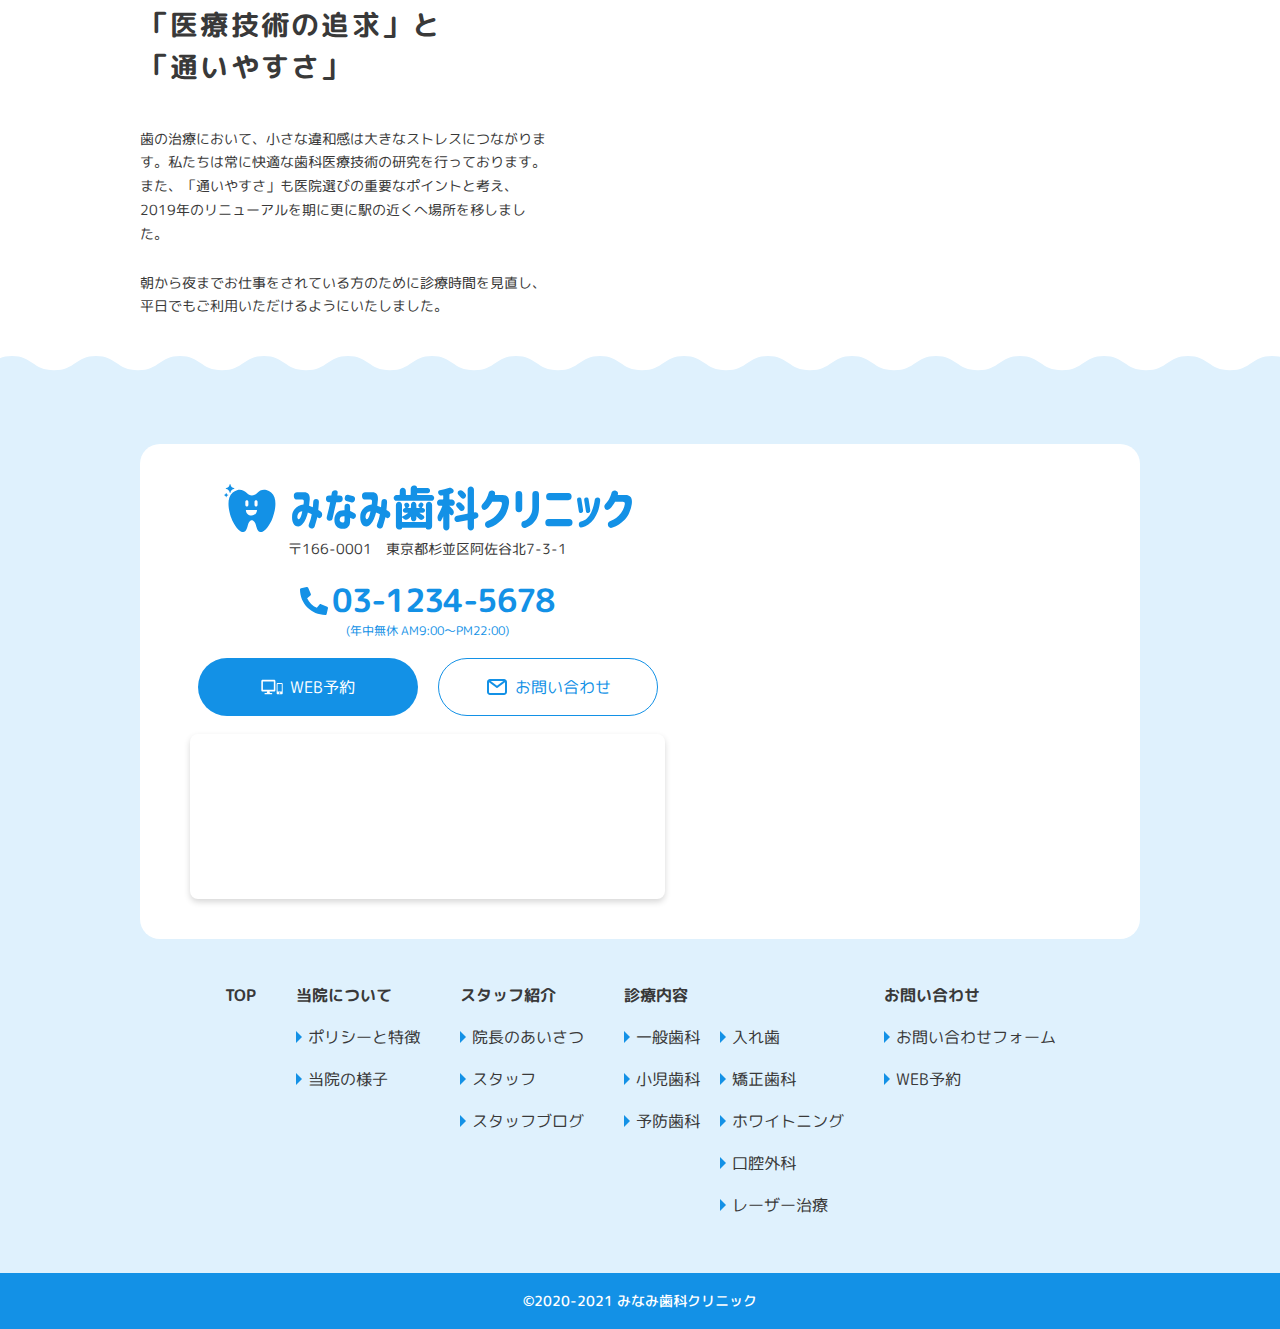
<file: public/page-about.html>
<!doctype html>
<html lang="ja">
  <head>
    <meta charset="UTF-8" />
    <meta name="viewport" content="width=device-width, initial-scale=1.0" />
    <link rel="shortcut icon" href="./favicon.ico" type="image/x-icon" />

    <!-- 検索にヒットしないようにする -->
    <meta name="robots" content="noindex" />
    <title>みなみ歯科クリニック</title>
    <meta
      name="description"
      content="地域に根ざした歯科医療を提供する「みなみ歯科クリニック」の公式サイトです。"
    />

    <!-- OGP -->
    <meta property="og:title" content="みなみ歯科クリニック" />
    <meta
      property="og:description"
      content="地域に根ざした歯科医療を提供する「みなみ歯科クリニック」の公式サイトです。"
    />
    <meta property="og:type" content="website" />
    <meta property="og:url" content="https://example.com/" />
    <meta property="og:image" content="https://example.com/ogp/og-image.jpg" />
    <meta property="og:site_name" content="みなみ歯科クリニック" />
    <meta property="og:locale" content="ja_JP" />

    <!-- Google Fonts -->
    <link rel="preconnect" href="https://fonts.googleapis.com" />
    <link rel="preconnect" href="https://fonts.gstatic.com" crossorigin />
    <link
      href="https://fonts.googleapis.com/css2?family=M+PLUS+Rounded+1c:wght@500;700&display=swap"
      rel="stylesheet"
    />

    <!-- スタイルシート -->
    <link rel="stylesheet" href="./assets/css/swiper-bundle.min.css" />
    <link rel="stylesheet" href="./assets/css/style.css" />
  </head>
  <body>
    <header class="l-header" aria-label="メインヘッダー">
      <div class="l-header__inner">
        <div class="l-header__logo">
          <a href="#">
            <img
              src="./assets/img/site-logo.svg"
              alt="みなみ歯科クリニック"
              width="270"
              height="32"
            />
          </a>
        </div>

        <div class="l-header__right">
          <!-- ナビゲーション(PC) -->
          <div class="l-header__nav u-hidden-sp">
            <nav class="p-header-nav" aria-label="PCナビゲーション">
              <ul class="p-header-nav__list">
                <li class="p-header-nav__item current-menu-item">
                  <a href="#" class="p-header-nav__link">
                    <svg
                      class="p-header-nav__icon"
                      width="24"
                      height="24"
                      viewBox="0 0 24 24"
                      fill="none"
                    >
                      <path
                        d="M20.4201 10.1799L12.7101 2.29995C12.5223 2.11064 12.2668 2.00415 12.0001 2.00415C11.7335 2.00415 11.4779 2.11064 11.2901 2.29995L3.58012 10.1899C3.20327 10.5698 2.99437 11.0849 3.00012 11.6199V19.9999C2.99851 21.0629 3.82872 21.9415 4.89011 21.9999H19.1101C20.1715 21.9415 21.0017 21.0629 21.0001 19.9999V11.6199C21.0009 11.0829 20.7929 10.5665 20.4201 10.1799V10.1799ZM10.0001 19.9999V13.9999H14.0001V19.9999H10.0001ZM19.0001 19.9999H16.0001V12.9999C16.0001 12.4477 15.5524 11.9999 15.0001 11.9999H9.00012C8.44783 11.9999 8.00012 12.4477 8.00012 12.9999V19.9999H5.00012V11.5799L12.0001 4.42995L19.0001 11.6199V19.9999Z"
                        fill="currentColor"
                      />
                    </svg>
                    <span class="p-header-nav__text">ホーム</span>
                  </a>
                </li>
                <li class="p-header-nav__item">
                  <a href="#" class="p-header-nav__link">
                    <svg
                      class="p-header-nav__icon"
                      width="24"
                      height="24"
                      viewBox="0 0 24 24"
                      fill="none"
                    >
                      <path
                        d="M8.36761 11.232V9.55462C8.36761 9.27672 8.59292 9.05141 8.87082 9.05141H10.5482C10.8261 9.05141 11.0514 9.27672 11.0514 9.55462V11.232C11.0514 11.5099 10.8261 11.7352 10.5482 11.7352H8.87082C8.59292 11.7352 8.36761 11.5099 8.36761 11.232ZM14.2384 11.7352H15.9158C16.1937 11.7352 16.419 11.5099 16.419 11.232V9.55462C16.419 9.27672 16.1937 9.05141 15.9158 9.05141H14.2384C13.9605 9.05141 13.7352 9.27672 13.7352 9.55462V11.232C13.7352 11.5099 13.9605 11.7352 14.2384 11.7352ZM11.0514 15.2577V13.5803C11.0514 13.3024 10.8261 13.0771 10.5482 13.0771H8.87082C8.59292 13.0771 8.36761 13.3024 8.36761 13.5803V15.2577C8.36761 15.5356 8.59292 15.7609 8.87082 15.7609H10.5482C10.8261 15.7609 11.0514 15.5356 11.0514 15.2577ZM14.2384 15.7609H15.9158C16.1937 15.7609 16.419 15.5356 16.419 15.2577V13.5803C16.419 13.3024 16.1937 13.0771 15.9158 13.0771H14.2384C13.9605 13.0771 13.7352 13.3024 13.7352 13.5803V15.2577C13.7352 15.5356 13.9605 15.7609 14.2384 15.7609ZM21.7866 20.9608V22.4704H3V20.9608C3 20.6829 3.22531 20.4576 3.50321 20.4576H4.32093V4.56589C4.32093 4.07874 4.77152 3.6838 5.32736 3.6838H9.03856V2.00643C9.03856 1.45059 9.48914 1 10.045 1H14.7416C15.2975 1 15.7481 1.45059 15.7481 2.00643V3.6838H19.4593C20.0151 3.6838 20.4657 4.07874 20.4657 4.56589V20.4576H21.2834C21.5613 20.4576 21.7866 20.6829 21.7866 20.9608ZM6.33379 20.4156H11.0514V17.606C11.0514 17.3281 11.2767 17.1028 11.5546 17.1028H13.232C13.5099 17.1028 13.7352 17.3281 13.7352 17.606V20.4156H18.4528V5.69666H15.7481V6.70308C15.7481 7.25892 15.2975 7.70951 14.7416 7.70951H10.045C9.48914 7.70951 9.03856 7.25892 9.03856 6.70308V5.69666H6.33379V20.4156ZM14.1546 3.6838H13.0643V2.59351C13.0643 2.45455 12.9516 2.3419 12.8127 2.3419H11.974C11.835 2.3419 11.7224 2.45455 11.7224 2.59351V3.6838H10.6321C10.4931 3.6838 10.3805 3.79645 10.3805 3.93541V4.7741C10.3805 4.91306 10.4931 5.0257 10.6321 5.0257H11.7224V6.116C11.7224 6.25496 11.835 6.36761 11.974 6.36761H12.8127C12.9516 6.36761 13.0643 6.25496 13.0643 6.116V5.0257H14.1546C14.2935 5.0257 14.4062 4.91306 14.4062 4.7741V3.93541C14.4062 3.79645 14.2935 3.6838 14.1546 3.6838Z"
                        fill="currentColor"
                      />
                    </svg>
                    <span class="p-header-nav__text">当院について</span>
                  </a>
                </li>
                <li class="p-header-nav__item">
                  <a href="#" class="p-header-nav__link">
                    <svg
                      class="p-header-nav__icon"
                      width="24"
                      height="24"
                      viewBox="0 0 24 24"
                      fill="none"
                    >
                      <path
                        d="M15 16H9C8.44771 16 8 16.4477 8 17C8 17.5523 8.44772 18 9 18H15C15.5523 18 16 17.5523 16 17C16 16.4477 15.5523 16 15 16Z"
                        fill="currentColor"
                      />
                      <path
                        d="M9 14H12C12.5523 14 13 13.5523 13 13C13 12.4477 12.5523 12 12 12H9C8.44771 12 8 12.4477 8 13C8 13.5523 8.44772 14 9 14Z"
                        fill="currentColor"
                      />
                      <path
                        d="M19.74 8.32994L14.3 2.32994C14.1109 2.12046 13.8422 2.00061 13.56 1.99994L6.56 1.99994C5.16268 1.98327 4.01647 3.10262 4 4.49994L4 19.4999C4.01647 20.8973 5.16268 22.0166 6.56 21.9999H17.44C18.8373 22.0166 19.9835 20.8973 20 19.4999V8.99994C19.9994 8.7521 19.9067 8.51334 19.74 8.32994L19.74 8.32994ZM14 4.99994L16.74 7.99994H14.74C14.5285 7.98717 14.3309 7.88994 14.1918 7.7301C14.0526 7.57027 13.9835 7.36122 14 7.14994L14 4.99994ZM17.44 19.9999H6.56C6.41938 20.0081 6.28128 19.96 6.17621 19.8662C6.07114 19.7724 6.00774 19.6406 6 19.4999V4.49994C6.00774 4.35929 6.07114 4.22751 6.17621 4.1337C6.28128 4.03988 6.41938 3.99175 6.56 3.99994L12 3.99994V7.14994C11.9664 8.68334 13.1769 9.95633 14.71 9.99994H18V19.4999C17.9923 19.6406 17.9289 19.7724 17.8238 19.8662C17.7187 19.96 17.5806 20.0081 17.44 19.9999Z"
                        fill="currentColor"
                      />
                    </svg>
                    <span class="p-header-nav__text">診療案内</span>
                  </a>
                </li>
                <li class="p-header-nav__item">
                  <a href="#" class="p-header-nav__link">
                    <svg
                      class="p-header-nav__icon"
                      width="24"
                      height="24"
                      viewBox="0 0 24 24"
                      fill="none"
                    >
                      <path
                        d="M9 11C11.2091 11 13 9.20914 13 7C13 4.79086 11.2091 3 9 3C6.79086 3 5 4.79086 5 7C5 9.20914 6.79086 11 9 11H9ZM9 5C10.1046 5 11 5.89543 11 7C11 8.10457 10.1046 9 9 9C7.89543 9 7 8.10457 7 7C7 5.89543 7.89543 5 9 5Z"
                        fill="currentColor"
                      />
                      <path
                        d="M17 13C18.6569 13 20 11.6569 20 10C20 8.34315 18.6569 7 17 7C15.3431 7 14 8.34315 14 10C14 11.6569 15.3431 13 17 13ZM17 9C17.5523 9 18 9.44772 18 10C18 10.5523 17.5523 11 17 11C16.4477 11 16 10.5523 16 10C16 9.44771 16.4477 9 17 9Z"
                        fill="currentColor"
                      />
                      <path
                        d="M17 14C15.8918 14.0012 14.8155 14.3706 13.94 15.05C11.9371 13.0549 8.93071 12.4605 6.31923 13.5431C3.70775 14.6258 2.00382 17.173 2 20C2 20.5523 2.44772 21 3 21C3.55229 21 4 20.5523 4 20C4 17.2386 6.23858 15 9 15C11.7614 15 14 17.2386 14 20C14 20.5523 14.4477 21 15 21C15.5523 21 16 20.5523 16 20C16.0024 18.8284 15.7064 17.6756 15.14 16.65C16.0417 15.9375 17.2713 15.8027 18.306 16.303C19.3406 16.8033 19.9985 17.8507 20 19C20 19.5523 20.4477 20 21 20C21.5523 20 22 19.5523 22 19C22 16.2386 19.7614 14 17 14Z"
                        fill="currentColor"
                      />
                    </svg>
                    <span class="p-header-nav__text">スタッフ紹介</span>
                  </a>
                </li>
                <li class="p-header-nav__item">
                  <a href="#" class="p-header-nav__link">
                    <svg
                      class="p-header-nav__icon"
                      width="24"
                      height="24"
                      viewBox="0 0 24 24"
                      fill="none"
                    >
                      <path
                        d="M19.4003 7.3401L16.6603 4.6001C15.92 3.90476 14.7761 3.87466 14.0003 4.5301L5.0003 13.5301C4.67707 13.8561 4.47581 14.2833 4.4303 14.7401L4.0003 18.9101C3.97303 19.2066 4.07934 19.4999 4.2903 19.7101C4.47902 19.8973 4.7345 20.0016 5.0003 20.0001H5.0903L9.2603 19.6201C9.7171 19.5746 10.1443 19.3733 10.4703 19.0501L19.4703 10.0501C20.1976 9.28177 20.1663 8.06987 19.4003 7.34011L19.4003 7.3401ZM9.0803 17.6201L6.0803 17.9001L6.3503 14.9001L12.0003 9.3201L14.7003 12.0201L9.0803 17.6201ZM16.0003 10.6801L13.3203 8.0001L15.2703 6.0001L18.0003 8.7301L16.0003 10.6801Z"
                        fill="currentColor"
                      />
                    </svg>
                    <span class="p-header-nav__text">スタッフブログ</span>
                  </a>
                </li>
                <li class="p-header-nav__item">
                  <a href="#" class="p-header-nav__link">
                    <svg
                      class="p-header-nav__icon"
                      width="24"
                      height="24"
                      viewBox="0 0 24 24"
                      fill="none"
                    >
                      <path
                        d="M19 4H5C3.34315 4 2 5.34315 2 7V17C2 18.6569 3.34315 20 5 20H19C20.6569 20 22 18.6569 22 17V7C22 5.34315 20.6569 4 19 4V4ZM18.33 6L12 10.75L5.67 6H18.33ZM19 18H5C4.44772 18 4 17.5523 4 17V7.25L11.4 12.8C11.5731 12.9298 11.7836 13 12 13C12.2164 13 12.4269 12.9298 12.6 12.8L20 7.25V17C20 17.5523 19.5523 18 19 18Z"
                        fill="currentColor"
                      />
                    </svg>
                    <span class="p-header-nav__text">お問い合わせ</span>
                  </a>
                </li>
              </ul>
            </nav>
          </div>

          <!-- 電話番号 -->
          <div class="l-header-tel p-header-tel u-hidden-sp">
            <div class="p-header-tel__text">
              〒166-0001 東京都杉並区阿佐谷北7-3-1
            </div>
            <a href="tel:0312345678" class="p-header-tel__number c-btn-tel">
              <img
                src="./assets/img/icon-tel.svg"
                alt=""
                width="28"
                height="28"
              />
              <span>03-1234-5678</span>
            </a>
          </div>
        </div>

        <!-- ハンバーガーメニュー(スマホ) -->
        <button
          class="c-hamburger u-hidden-pc"
          type="button"
          aria-label="メニュー開閉"
        >
          <span class="c-hamburger__line"></span>
          <span class="c-hamburger__line"></span>
          <span class="c-hamburger__line"></span>
        </button>
      </div>
    </header>

    <!-- ドロワーメニュー -->
    <div class="p-drawer-menu js-drawer u-hidden-pc">
      <div class="p-drawer-menu__inner">
        <header
          class="p-drawer-menu__header"
          aria-label="ドロワーメニューヘッダー"
        >
          <div class="p-drawer-menu__logo">
            <a href="#">
              <img
                src="./assets/img/site-logo-drawer.svg"
                alt="みなみ歯科クリニック"
                width="270"
                height="32"
              />
            </a>
          </div>
        </header>
        <nav
          class="p-drawer-menu__nav"
          aria-label="ドロワーメニューナビゲーション"
        >
          <ul class="p-drawer-menu__list">
            <!-- ホーム -->
            <li class="p-drawer-menu__item">
              <a href="#" class="p-drawer-menu__link">
                <div class="p-drawer-menu__left">
                  <img
                    class="p-drawer-menu__icon"
                    src="./assets/img/icon-home.svg"
                    alt="ホーム"
                    width="24"
                    height="24"
                  />
                  <span class="p-drawer-menu__text"> ホーム </span>
                </div>

                <img
                  src="./assets/img/icon-arrow-right-white.svg"
                  alt=""
                  width="16"
                  height="16"
                />
              </a>
            </li>

            <!-- 当院について -->
            <li class="p-drawer-menu__item">
              <a href="#" class="p-drawer-menu__link">
                <div class="p-drawer-menu__left">
                  <img
                    class="p-drawer-menu__icon"
                    src="./assets/img/icon-about.svg"
                    alt="当院について"
                    width="24"
                    height="24"
                  />
                  <span class="p-drawer-menu__text"> 当院について </span>
                </div>

                <img
                  src="./assets/img/icon-arrow-right-white.svg"
                  alt=""
                  width="16"
                  height="16"
                />
              </a>
            </li>

            <!-- 診療案内 -->
            <li class="p-drawer-menu__item">
              <a href="#" class="p-drawer-menu__link">
                <div class="p-drawer-menu__left">
                  <img
                    class="p-drawer-menu__icon"
                    src="./assets/img/icon-medical.svg"
                    alt="診療案内"
                    width="24"
                    height="24"
                  />
                  <span class="p-drawer-menu__text"> 診療案内 </span>
                </div>

                <img
                  src="./assets/img/icon-arrow-right-white.svg"
                  alt=""
                  width="16"
                  height="16"
                />
              </a>
            </li>

            <!-- スタッフ紹介 -->
            <li class="p-drawer-menu__item">
              <a href="#" class="p-drawer-menu__link">
                <div class="p-drawer-menu__left">
                  <img
                    class="p-drawer-menu__icon"
                    src="./assets/img/icon-staff.svg"
                    alt="スタッフ紹介"
                    width="24"
                    height="24"
                  />
                  <span class="p-drawer-menu__text"> スタッフ紹介 </span>
                </div>

                <img
                  src="./assets/img/icon-arrow-right-white.svg"
                  alt=""
                  width="16"
                  height="16"
                />
              </a>
            </li>

            <!-- スタッフブログ -->
            <li class="p-drawer-menu__item">
              <a href="#" class="p-drawer-menu__link">
                <div class="p-drawer-menu__left">
                  <img
                    class="p-drawer-menu__icon"
                    src="./assets/img/icon-blog.svg"
                    alt="スタッフブログ"
                    width="24"
                    height="24"
                  />
                  <span class="p-drawer-menu__text"> スタッフブログ </span>
                </div>

                <img
                  src="./assets/img/icon-arrow-right-white.svg"
                  alt=""
                  width="16"
                  height="16"
                />
              </a>
            </li>

            <!-- お問い合わせ -->
            <li class="p-drawer-menu__item">
              <a href="#" class="p-drawer-menu__link">
                <div class="p-drawer-menu__left">
                  <img
                    class="p-drawer-menu__icon"
                    src="./assets/img/icon-contact.svg"
                    alt="お問い合わせ"
                    width="24"
                    height="24"
                  />
                  <span class="p-drawer-menu__text"> お問い合わせ </span>
                </div>

                <img
                  src="./assets/img/icon-arrow-right-white.svg"
                  alt=""
                  width="16"
                  height="16"
                />
              </a>
            </li>
          </ul>
        </nav>
      </div>
    </div>
    <!-- /ドロワーメニュー -->

    <main class="l-main">
      <div class="p-lower-top p-lower-top--about">
        <div class="p-lower-top__wrapper">
          <h1 class="p-lower-top__ja">当院について</h1>
          <p class="p-lower-top__en">ABOUT OUR CLINIC</p>
        </div>
      </div>

      <!-- パンくずリスト -->
      <nav class="c-breadcrumb" aria-label="Breadcrumb">
        <ul class="c-breadcrumb__list">
          <li class="c-breadcrumb__item">
            <a href="#" class="c-breadcrumb__link">ホーム</a>
          </li>
          <li class="c-breadcrumb__item" aria-current="page">当院について</li>
        </ul>
      </nav>

      <!-- ポリシーと特徴 -->
      <section class="p-feature">
        <h2 class="c-section-title">ポリシーと特徴</h2>
        <div class="p-feature__inner">
          <!-- 背景デコレーション -->
          <div class="p-feature__decoration">
            <picture>
              <source
                media="(min-width: 768px)"
                srcset="./assets/img/bg-deco-corner-curve.svg"
                width="830"
                height="726"
              />
              <img
                src="./assets/img/sp/bg-deco-corner-curve.svg"
                alt=""
                decoding="async"
                width="365"
                height="308"
              />
            </picture>
          </div>

          <!-- POLICY -->
          <section class="p-feature__section p-feature__section--reverse">
            <div class="p-feature__content">
              <div class="p-feature__heading">
                <span class="p-feature__en">POLICY</span>
                <h2 class="p-feature__ja">
                  コミュニケーションから始まる最適な医療提供
                </h2>
              </div>
              <p class="p-feature__text">
                当院ではまず患者様から詳しくお話を伺います。<br />
                難しい言葉は使わず、実際に感じている小さな違和感からあらゆる可能性を考え、最適な治療方法をご提案いたします。
              </p>
              <p class="p-feature__text">
                「どこよりも本音で話せる歯医者さん」を目指し、スタッフ一同、「人間力の向上」にも勤めております。
              </p>
            </div>
            <div class="p-feature__image p-feature__image--left">
              <picture>
                <source
                  media="(min-width: 768px)"
                  srcset="./assets/img/about-feature-01.webp"
                  width="1280"
                  height="876"
                />
                <img
                  src="./assets/img/sp/about-feature-01.webp"
                  alt="患者をカウンセリングしている様子"
                  decoding="async"
                  width="668"
                  height="460"
                />
              </picture>
            </div>
          </section>
          <!-- /POLICY -->

          <!-- FEATURE -->
          <section class="p-feature__section">
            <div class="p-feature__content">
              <div class="p-feature__heading">
                <span class="p-feature__en">FEATURE</span>
                <h2 class="p-feature__ja">
                  「医療技術の追求」と<br />
                  「通いやすさ」
                </h2>
              </div>
              <p class="p-feature__text">
                歯の治療において、小さな違和感は大きなストレスにつながります。私たちは常に快適な歯科医療技術の研究を行っております。<br />
                また、「通いやすさ」も医院選びの重要なポイントと考え、2019年のリニューアルを期に更に駅の近くへ場所を移しました。
              </p>
              <p class="p-feature__text">
                朝から夜までお仕事をされている方のために診療時間を見直し、平日でもご利用いただけるようにいたしました。
              </p>
            </div>
            <div class="p-feature__image p-feature__image--right">
              <picture>
                <source
                  media="(min-width: 768px)"
                  srcset="./assets/img/about-feature-02.webp"
                  width="1280"
                  height="876"
                />
                <img
                  src="./assets/img/sp/about-feature-02.webp"
                  alt="歯科医院の外観"
                  decoding="async"
                  width="668"
                  height="460"
                />
              </picture>
            </div>
          </section>
          <!-- /FEATURE -->
        </div>
      </section>
      <!-- /ポリシーと特徴 -->
    </main>

    <!-- フッター -->
    <div class="p-footer-top-deco"></div>
    <footer class="l-footer">
      <div class="l-footer__inner">
        <!-- アクセス -->
        <div class="p-footer-access">
          <div class="p-footer-access__info">
            <div class="p-footer-access__logo">
              <img
                src="./assets/img/site-logo.svg"
                alt="みなみ歯科クリニック"
                width="405"
                height="48"
              />
            </div>
            <address class="p-footer-access__address">
              〒166-0001<span>東京都杉並区阿佐谷北7-3-1</span>
            </address>
            <div class="p-footer-access__tel">
              <a href="tel:0312345678" class="c-btn-tel c-btn-tel--large">
                <img
                  src="./assets/img/icon-tel.svg"
                  alt=""
                  width="28"
                  height="28"
                />
                <span>03-1234-5678</span>
              </a>
              <p class="p-footer-access__time">(年中無休 AM9:00〜PM22:00)</p>
            </div>
            <div class="p-footer-access__button">
              <a
                href="#"
                target="_blank"
                class="c-btn-footer c-btn-footer--web"
              >
                <img
                  src="./assets/img/icon-reserve-white.svg"
                  alt=""
                  width="24"
                  height="24"
                />
                <span>WEB予約</span>
              </a>
              <a
                href="#"
                target="_blank"
                class="c-btn-footer c-btn-footer--contact"
              >
                <svg
                  class="c-btn-footer__icon"
                  width="24"
                  height="24"
                  viewBox="0 0 24 24"
                  fill="none"
                >
                  <path
                    d="M19 4H5C3.34315 4 2 5.34315 2 7V17C2 18.6569 3.34315 20 5 20H19C20.6569 20 22 18.6569 22 17V7C22 5.34315 20.6569 4 19 4V4ZM18.33 6L12 10.75L5.67 6H18.33ZM19 18H5C4.44772 18 4 17.5523 4 17V7.25L11.4 12.8C11.5731 12.9298 11.7836 13 12 13C12.2164 13 12.4269 12.9298 12.6 12.8L20 7.25V17C20 17.5523 19.5523 18 19 18Z"
                    fill="currentColor"
                  />
                </svg>
                <span>お問い合わせ</span>
              </a>
            </div>
            <div class="p-footer-access__table">
              <picture>
                <source
                  media="(min-width: 768px)"
                  srcset="./assets/img/medical-time.png"
                  width="954"
                  height="332"
                />
                <img
                  src="./assets/img/sp/medical-time.png"
                  alt=""
                  decoding="async"
                  width="670"
                  height="232"
                />
              </picture>
            </div>
          </div>
          <div class="p-footer-access__map">
            <iframe
              src="https://www.google.com/maps/embed?pb=!1m14!1m8!1m3!1d6479.731186175661!2d139.636123!3d35.704925!3m2!1i1024!2i768!4f13.1!3m3!1m2!1s0x6018f2767eb9e92b%3A0xc2d0573363890acc!2z6Zi_5L2Q44O26LC36aeF!5e0!3m2!1sja!2sjp!4v1768866876354!5m2!1sja!2sjp"
              style="border: 0"
              allowfullscreen=""
              loading="lazy"
              referrerpolicy="no-referrer-when-downgrade"
            ></iframe>
          </div>
        </div>
        <!-- /アクセス -->

        <!-- フッターナビ -->
        <nav class="p-footer-nav">
          <ul class="p-footer-nav__list">
            <li class="p-footer-nav__item">
              <a class="p-footer-nav__title" href="#">TOP</a>
            </li>

            <li class="p-footer-nav__item">
              <span class="p-footer-nav__title">当院について</span>
              <ul class="p-footer-nav__sub">
                <li class="p-footer-nav__sub-item">
                  <a href="#">ポリシーと特徴</a>
                </li>
                <li class="p-footer-nav__sub-item">
                  <a href="#">当院の様子</a>
                </li>
              </ul>
            </li>

            <li class="p-footer-nav__item">
              <span class="p-footer-nav__title">スタッフ紹介</span>
              <ul class="p-footer-nav__sub">
                <li class="p-footer-nav__sub-item">
                  <a href="#">院長のあいさつ</a>
                </li>
                <li class="p-footer-nav__sub-item">
                  <a href="#">スタッフ</a>
                </li>
                <li class="p-footer-nav__sub-item">
                  <a href="#">スタッフブログ</a>
                </li>
              </ul>
            </li>

            <li class="p-footer-nav__item">
              <span class="p-footer-nav__title">診療内容</span>
              <ul class="p-footer-nav__sub">
                <li class="p-footer-nav__sub-item">
                  <a href="#">一般歯科</a>
                </li>
                <li class="p-footer-nav__sub-item">
                  <a href="#">入れ歯</a>
                </li>
                <li class="p-footer-nav__sub-item">
                  <a href="#">小児歯科</a>
                </li>
                <li class="p-footer-nav__sub-item">
                  <a href="#">矯正歯科</a>
                </li>
                <li class="p-footer-nav__sub-item">
                  <a href="#">予防歯科</a>
                </li>
                <li class="p-footer-nav__sub-item">
                  <a href="#">ホワイトニング</a>
                </li>
                <li class="p-footer-nav__sub-item">
                  <a href="#">口腔外科</a>
                </li>
                <li class="p-footer-nav__sub-item">
                  <a href="#">レーザー治療</a>
                </li>
              </ul>
            </li>

            <li class="p-footer-nav__item">
              <span class="p-footer-nav__title">お問い合わせ</span>
              <ul class="p-footer-nav__sub">
                <li class="p-footer-nav__sub-item">
                  <a href="#">お問い合わせフォーム</a>
                </li>
                <li class="p-footer-nav__sub-item">
                  <a href="#">WEB予約</a>
                </li>
              </ul>
            </li>
          </ul>
        </nav>
        <!-- /フッターナビ -->
      </div>
      <!-- Copyright -->
      <div class="p-footer-copyright">
        <small>©︎2020-2021 みなみ歯科クリニック</small>
      </div>
    </footer>
    <!-- /フッター -->

    <!-- CTA(SP) -->
    <aside class="p-footer-cta u-hidden-pc">
      <div class="p-footer-cta__inner">
        <div class="p-footer-cta__wrapper">
          <!-- 電話番号 -->
          <a href="tel:0312345678" class="p-footer-cta__number c-btn-tel">
            <img
              src="./assets/img/icon-tel.svg"
              alt=""
              width="28"
              height="28"
            />
            <span>03-1234-5678</span>
          </a>

          <!-- 営業日 -->
          <p class="p-footer-cta__time">(年中無休 AM9:00〜PM22:00)</p>
        </div>

        <!-- WEB予約ボタン -->
        <a href="#" target="_blank" class="c-btn-cta-web" aria-label="WEB予約">
          <img
            src="./assets/img/icon-reserve.svg"
            alt=""
            width="52"
            height="32"
          />
          <div class="c-btn-cta-web__text">
            <span class="c-btn-cta-web__main">WEB予約</span
            ><span class="c-btn-cta-web__sub">はこちら</span>
          </div>
        </a>
      </div>
    </aside>
    <!-- /CTA(SP) -->

    <!-- CTA(PC) -->
    <aside class="p-reserve u-hidden-sp" aria-label="WEB予約">
      <a href="#" target="_blank" class="p-reserve__link">
        <img
          src="./assets/img/icon-reserve.svg"
          alt=""
          width="52"
          height="32"
        />
        <div class="p-reserve__text">
          <span class="p-reserve__main">WEB予約</span
          ><span class="p-reserve__sub">はこちら</span>
        </div>
      </a>
    </aside>
    <!-- /CTA(PC) -->
    <script defer src="./assets/js/swiper-bundle.min.js"></script>
    <script defer src="./assets/js/script.js"></script>
  </body>
</html>
</file>
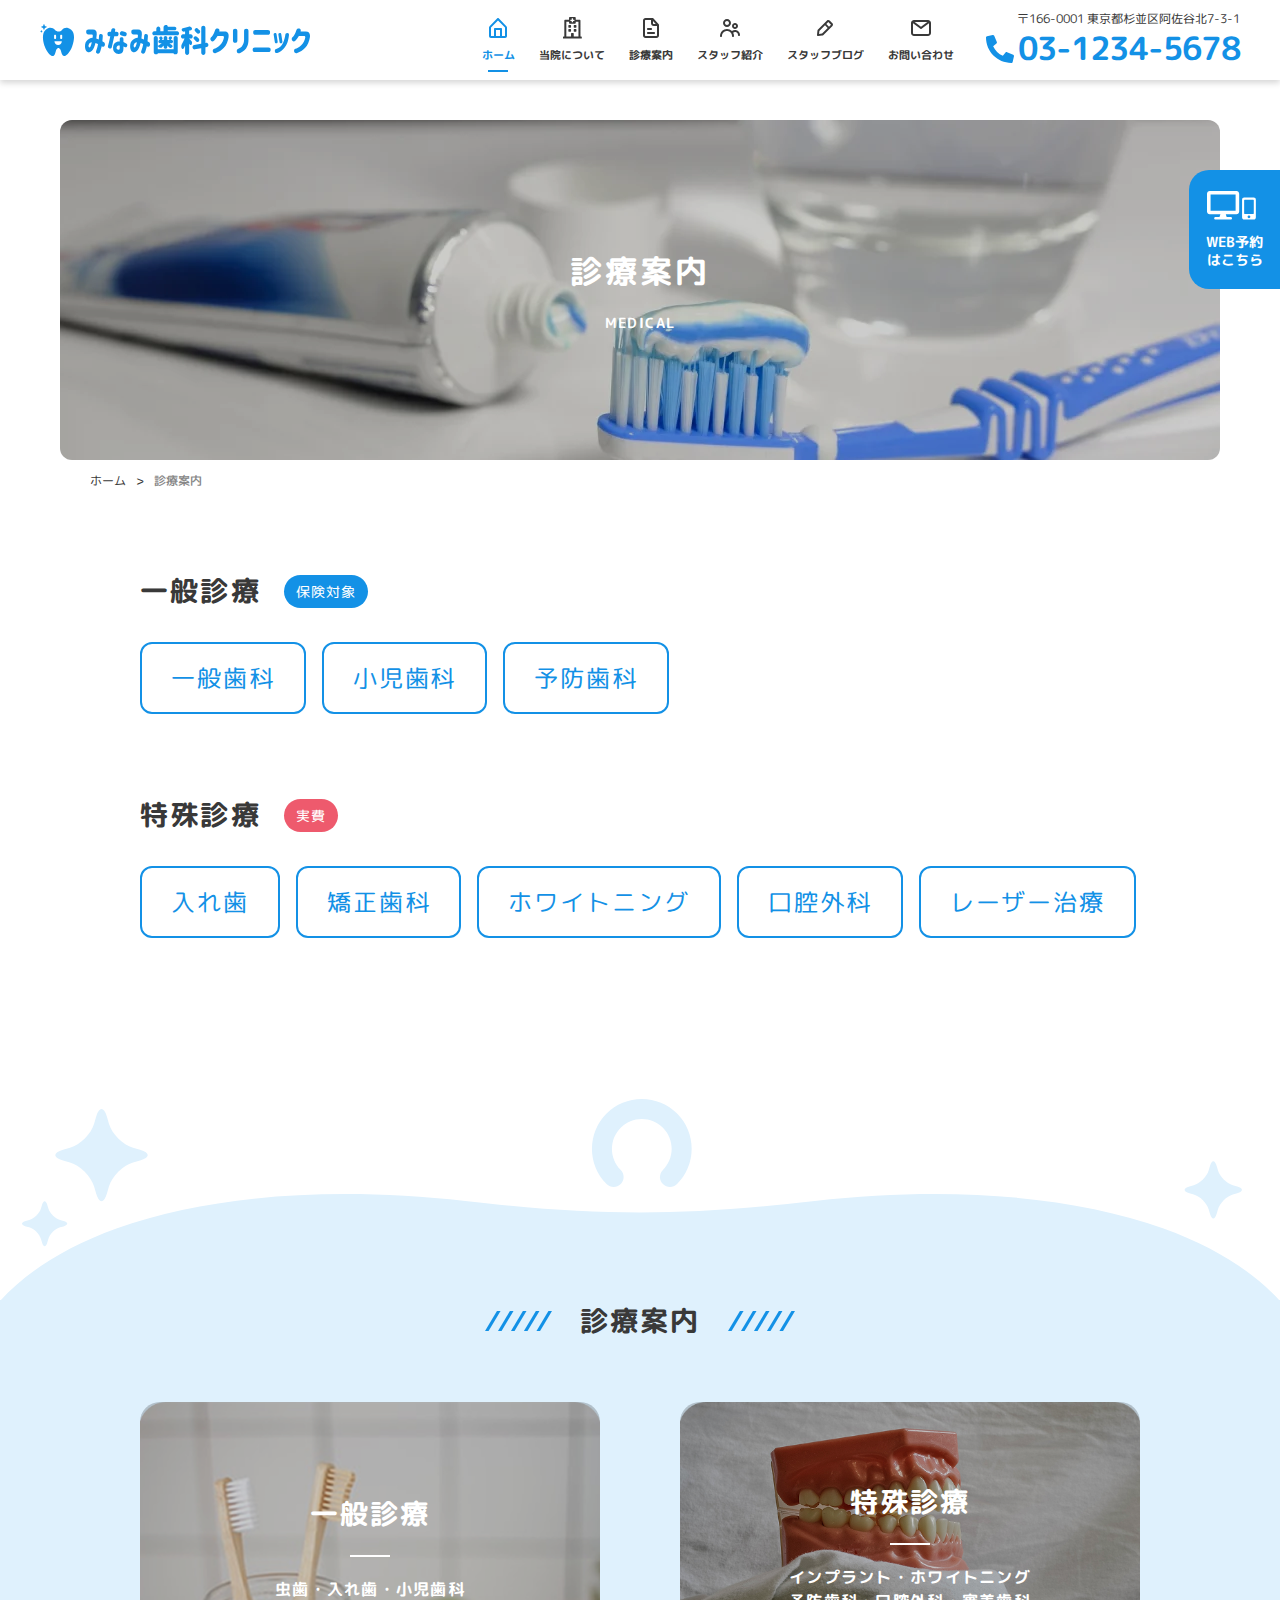
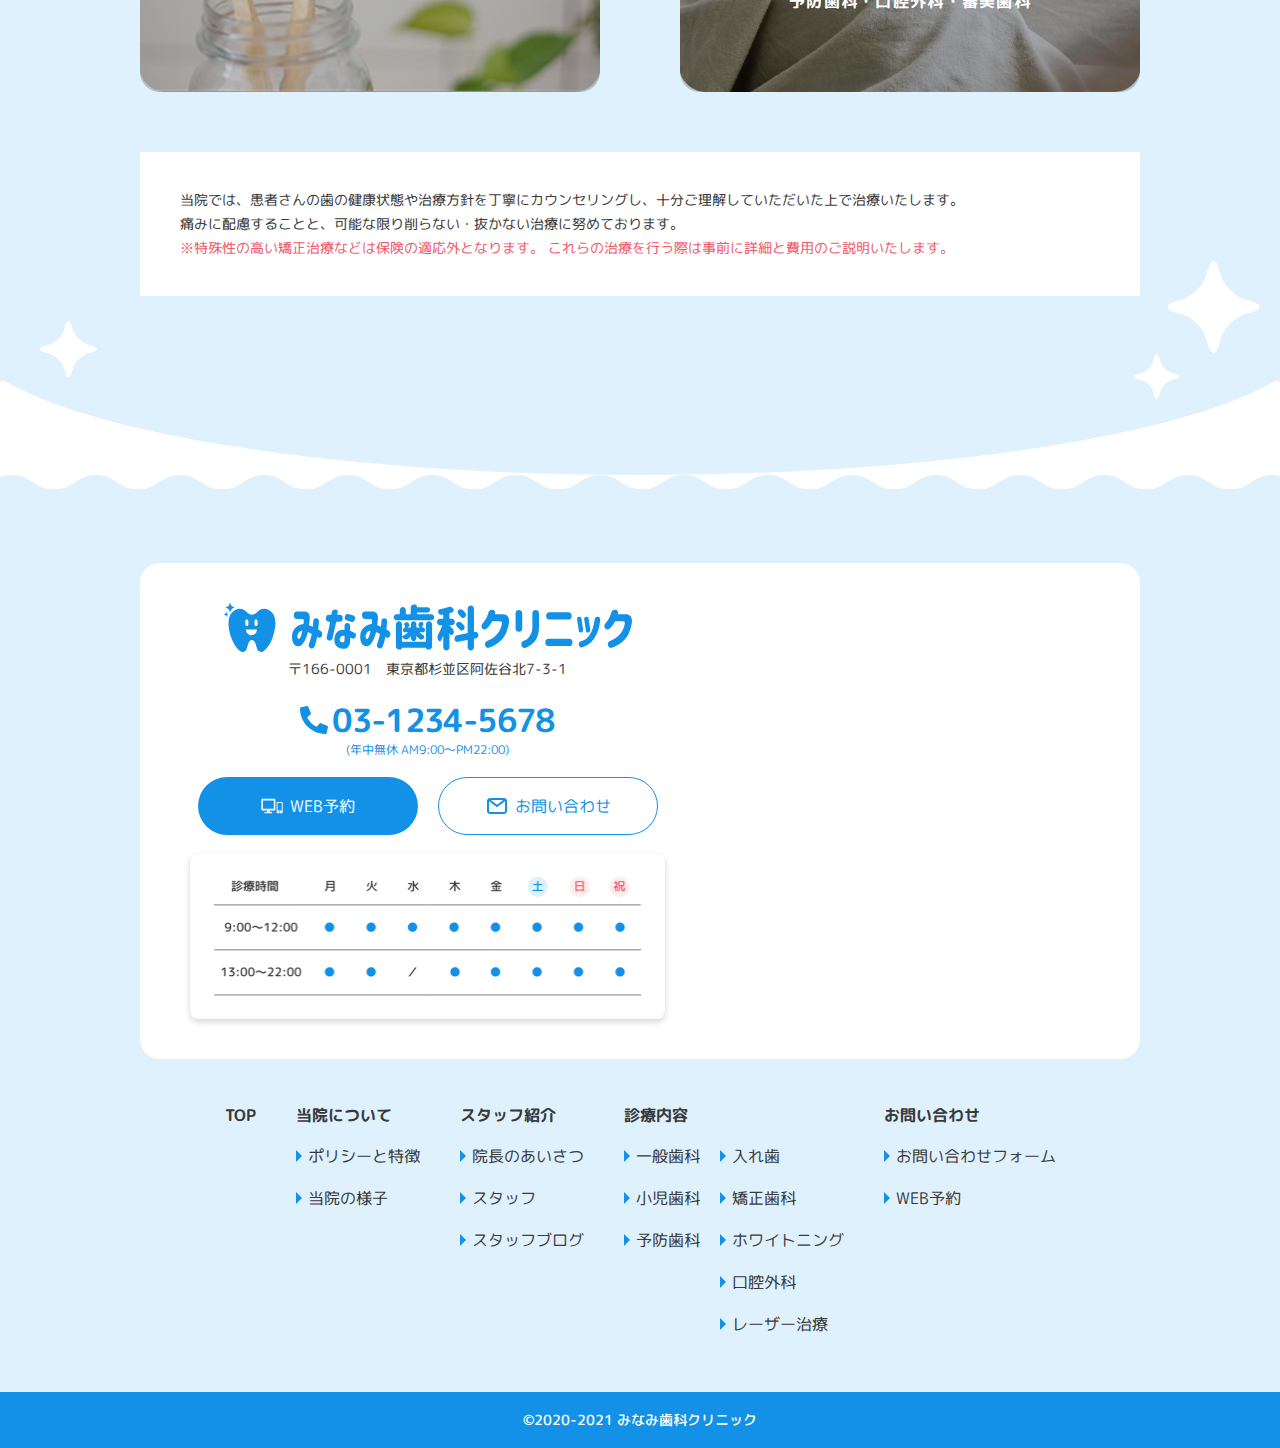
<file: public/page-medical.html>
<!doctype html>
<html lang="ja">
  <head>
    <meta charset="UTF-8" />
    <meta name="viewport" content="width=device-width, initial-scale=1.0" />
    <link rel="shortcut icon" href="./favicon.ico" type="image/x-icon" />

    <!-- 検索にヒットしないようにする -->
    <meta name="robots" content="noindex" />
    <title>みなみ歯科クリニック</title>
    <meta
      name="description"
      content="地域に根ざした歯科医療を提供する「みなみ歯科クリニック」の公式サイトです。"
    />

    <!-- OGP -->
    <meta property="og:title" content="みなみ歯科クリニック" />
    <meta
      property="og:description"
      content="地域に根ざした歯科医療を提供する「みなみ歯科クリニック」の公式サイトです。"
    />
    <meta property="og:type" content="website" />
    <meta property="og:url" content="https://example.com/" />
    <meta property="og:image" content="https://example.com/ogp/og-image.jpg" />
    <meta property="og:site_name" content="みなみ歯科クリニック" />
    <meta property="og:locale" content="ja_JP" />

    <!-- Google Fonts -->
    <link rel="preconnect" href="https://fonts.googleapis.com" />
    <link rel="preconnect" href="https://fonts.gstatic.com" crossorigin />
    <link
      href="https://fonts.googleapis.com/css2?family=M+PLUS+Rounded+1c:wght@500;700&display=swap"
      rel="stylesheet"
    />

    <!-- スタイルシート -->
    <link rel="stylesheet" href="./assets/css/swiper-bundle.min.css" />
    <link rel="stylesheet" href="./assets/css/style.css" />
  </head>
  <body>
    <header class="l-header">
      <div class="l-header__inner">
        <div class="l-header__logo">
          <a href="#">
            <img
              src="./assets/img/site-logo.svg"
              alt="みなみ歯科クリニック"
              width="270"
              height="32"
            />
          </a>
        </div>

        <div class="l-header__right">
          <!-- ナビゲーション(PC) -->
          <div class="l-header__nav u-hidden-sp">
            <nav class="p-header-nav" aria-label="PCナビゲーション">
              <ul class="p-header-nav__list">
                <li class="p-header-nav__item current-menu-item">
                  <a href="#" class="p-header-nav__link">
                    <svg
                      class="p-header-nav__icon"
                      width="24"
                      height="24"
                      viewBox="0 0 24 24"
                      fill="none"
                    >
                      <path
                        d="M20.4201 10.1799L12.7101 2.29995C12.5223 2.11064 12.2668 2.00415 12.0001 2.00415C11.7335 2.00415 11.4779 2.11064 11.2901 2.29995L3.58012 10.1899C3.20327 10.5698 2.99437 11.0849 3.00012 11.6199V19.9999C2.99851 21.0629 3.82872 21.9415 4.89011 21.9999H19.1101C20.1715 21.9415 21.0017 21.0629 21.0001 19.9999V11.6199C21.0009 11.0829 20.7929 10.5665 20.4201 10.1799V10.1799ZM10.0001 19.9999V13.9999H14.0001V19.9999H10.0001ZM19.0001 19.9999H16.0001V12.9999C16.0001 12.4477 15.5524 11.9999 15.0001 11.9999H9.00012C8.44783 11.9999 8.00012 12.4477 8.00012 12.9999V19.9999H5.00012V11.5799L12.0001 4.42995L19.0001 11.6199V19.9999Z"
                        fill="currentColor"
                      />
                    </svg>
                    <span class="p-header-nav__text">ホーム</span>
                  </a>
                </li>
                <li class="p-header-nav__item">
                  <a href="#" class="p-header-nav__link">
                    <svg
                      class="p-header-nav__icon"
                      width="24"
                      height="24"
                      viewBox="0 0 24 24"
                      fill="none"
                    >
                      <path
                        d="M8.36761 11.232V9.55462C8.36761 9.27672 8.59292 9.05141 8.87082 9.05141H10.5482C10.8261 9.05141 11.0514 9.27672 11.0514 9.55462V11.232C11.0514 11.5099 10.8261 11.7352 10.5482 11.7352H8.87082C8.59292 11.7352 8.36761 11.5099 8.36761 11.232ZM14.2384 11.7352H15.9158C16.1937 11.7352 16.419 11.5099 16.419 11.232V9.55462C16.419 9.27672 16.1937 9.05141 15.9158 9.05141H14.2384C13.9605 9.05141 13.7352 9.27672 13.7352 9.55462V11.232C13.7352 11.5099 13.9605 11.7352 14.2384 11.7352ZM11.0514 15.2577V13.5803C11.0514 13.3024 10.8261 13.0771 10.5482 13.0771H8.87082C8.59292 13.0771 8.36761 13.3024 8.36761 13.5803V15.2577C8.36761 15.5356 8.59292 15.7609 8.87082 15.7609H10.5482C10.8261 15.7609 11.0514 15.5356 11.0514 15.2577ZM14.2384 15.7609H15.9158C16.1937 15.7609 16.419 15.5356 16.419 15.2577V13.5803C16.419 13.3024 16.1937 13.0771 15.9158 13.0771H14.2384C13.9605 13.0771 13.7352 13.3024 13.7352 13.5803V15.2577C13.7352 15.5356 13.9605 15.7609 14.2384 15.7609ZM21.7866 20.9608V22.4704H3V20.9608C3 20.6829 3.22531 20.4576 3.50321 20.4576H4.32093V4.56589C4.32093 4.07874 4.77152 3.6838 5.32736 3.6838H9.03856V2.00643C9.03856 1.45059 9.48914 1 10.045 1H14.7416C15.2975 1 15.7481 1.45059 15.7481 2.00643V3.6838H19.4593C20.0151 3.6838 20.4657 4.07874 20.4657 4.56589V20.4576H21.2834C21.5613 20.4576 21.7866 20.6829 21.7866 20.9608ZM6.33379 20.4156H11.0514V17.606C11.0514 17.3281 11.2767 17.1028 11.5546 17.1028H13.232C13.5099 17.1028 13.7352 17.3281 13.7352 17.606V20.4156H18.4528V5.69666H15.7481V6.70308C15.7481 7.25892 15.2975 7.70951 14.7416 7.70951H10.045C9.48914 7.70951 9.03856 7.25892 9.03856 6.70308V5.69666H6.33379V20.4156ZM14.1546 3.6838H13.0643V2.59351C13.0643 2.45455 12.9516 2.3419 12.8127 2.3419H11.974C11.835 2.3419 11.7224 2.45455 11.7224 2.59351V3.6838H10.6321C10.4931 3.6838 10.3805 3.79645 10.3805 3.93541V4.7741C10.3805 4.91306 10.4931 5.0257 10.6321 5.0257H11.7224V6.116C11.7224 6.25496 11.835 6.36761 11.974 6.36761H12.8127C12.9516 6.36761 13.0643 6.25496 13.0643 6.116V5.0257H14.1546C14.2935 5.0257 14.4062 4.91306 14.4062 4.7741V3.93541C14.4062 3.79645 14.2935 3.6838 14.1546 3.6838Z"
                        fill="currentColor"
                      />
                    </svg>
                    <span class="p-header-nav__text">当院について</span>
                  </a>
                </li>
                <li class="p-header-nav__item">
                  <a href="#" class="p-header-nav__link">
                    <svg
                      class="p-header-nav__icon"
                      width="24"
                      height="24"
                      viewBox="0 0 24 24"
                      fill="none"
                    >
                      <path
                        d="M15 16H9C8.44771 16 8 16.4477 8 17C8 17.5523 8.44772 18 9 18H15C15.5523 18 16 17.5523 16 17C16 16.4477 15.5523 16 15 16Z"
                        fill="currentColor"
                      />
                      <path
                        d="M9 14H12C12.5523 14 13 13.5523 13 13C13 12.4477 12.5523 12 12 12H9C8.44771 12 8 12.4477 8 13C8 13.5523 8.44772 14 9 14Z"
                        fill="currentColor"
                      />
                      <path
                        d="M19.74 8.32994L14.3 2.32994C14.1109 2.12046 13.8422 2.00061 13.56 1.99994L6.56 1.99994C5.16268 1.98327 4.01647 3.10262 4 4.49994L4 19.4999C4.01647 20.8973 5.16268 22.0166 6.56 21.9999H17.44C18.8373 22.0166 19.9835 20.8973 20 19.4999V8.99994C19.9994 8.7521 19.9067 8.51334 19.74 8.32994L19.74 8.32994ZM14 4.99994L16.74 7.99994H14.74C14.5285 7.98717 14.3309 7.88994 14.1918 7.7301C14.0526 7.57027 13.9835 7.36122 14 7.14994L14 4.99994ZM17.44 19.9999H6.56C6.41938 20.0081 6.28128 19.96 6.17621 19.8662C6.07114 19.7724 6.00774 19.6406 6 19.4999V4.49994C6.00774 4.35929 6.07114 4.22751 6.17621 4.1337C6.28128 4.03988 6.41938 3.99175 6.56 3.99994L12 3.99994V7.14994C11.9664 8.68334 13.1769 9.95633 14.71 9.99994H18V19.4999C17.9923 19.6406 17.9289 19.7724 17.8238 19.8662C17.7187 19.96 17.5806 20.0081 17.44 19.9999Z"
                        fill="currentColor"
                      />
                    </svg>
                    <span class="p-header-nav__text">診療案内</span>
                  </a>
                </li>
                <li class="p-header-nav__item">
                  <a href="#" class="p-header-nav__link">
                    <svg
                      class="p-header-nav__icon"
                      width="24"
                      height="24"
                      viewBox="0 0 24 24"
                      fill="none"
                    >
                      <path
                        d="M9 11C11.2091 11 13 9.20914 13 7C13 4.79086 11.2091 3 9 3C6.79086 3 5 4.79086 5 7C5 9.20914 6.79086 11 9 11H9ZM9 5C10.1046 5 11 5.89543 11 7C11 8.10457 10.1046 9 9 9C7.89543 9 7 8.10457 7 7C7 5.89543 7.89543 5 9 5Z"
                        fill="currentColor"
                      />
                      <path
                        d="M17 13C18.6569 13 20 11.6569 20 10C20 8.34315 18.6569 7 17 7C15.3431 7 14 8.34315 14 10C14 11.6569 15.3431 13 17 13ZM17 9C17.5523 9 18 9.44772 18 10C18 10.5523 17.5523 11 17 11C16.4477 11 16 10.5523 16 10C16 9.44771 16.4477 9 17 9Z"
                        fill="currentColor"
                      />
                      <path
                        d="M17 14C15.8918 14.0012 14.8155 14.3706 13.94 15.05C11.9371 13.0549 8.93071 12.4605 6.31923 13.5431C3.70775 14.6258 2.00382 17.173 2 20C2 20.5523 2.44772 21 3 21C3.55229 21 4 20.5523 4 20C4 17.2386 6.23858 15 9 15C11.7614 15 14 17.2386 14 20C14 20.5523 14.4477 21 15 21C15.5523 21 16 20.5523 16 20C16.0024 18.8284 15.7064 17.6756 15.14 16.65C16.0417 15.9375 17.2713 15.8027 18.306 16.303C19.3406 16.8033 19.9985 17.8507 20 19C20 19.5523 20.4477 20 21 20C21.5523 20 22 19.5523 22 19C22 16.2386 19.7614 14 17 14Z"
                        fill="currentColor"
                      />
                    </svg>
                    <span class="p-header-nav__text">スタッフ紹介</span>
                  </a>
                </li>
                <li class="p-header-nav__item">
                  <a href="#" class="p-header-nav__link">
                    <svg
                      class="p-header-nav__icon"
                      width="24"
                      height="24"
                      viewBox="0 0 24 24"
                      fill="none"
                    >
                      <path
                        d="M19.4003 7.3401L16.6603 4.6001C15.92 3.90476 14.7761 3.87466 14.0003 4.5301L5.0003 13.5301C4.67707 13.8561 4.47581 14.2833 4.4303 14.7401L4.0003 18.9101C3.97303 19.2066 4.07934 19.4999 4.2903 19.7101C4.47902 19.8973 4.7345 20.0016 5.0003 20.0001H5.0903L9.2603 19.6201C9.7171 19.5746 10.1443 19.3733 10.4703 19.0501L19.4703 10.0501C20.1976 9.28177 20.1663 8.06987 19.4003 7.34011L19.4003 7.3401ZM9.0803 17.6201L6.0803 17.9001L6.3503 14.9001L12.0003 9.3201L14.7003 12.0201L9.0803 17.6201ZM16.0003 10.6801L13.3203 8.0001L15.2703 6.0001L18.0003 8.7301L16.0003 10.6801Z"
                        fill="currentColor"
                      />
                    </svg>
                    <span class="p-header-nav__text">スタッフブログ</span>
                  </a>
                </li>
                <li class="p-header-nav__item">
                  <a href="#" class="p-header-nav__link">
                    <svg
                      class="p-header-nav__icon"
                      width="24"
                      height="24"
                      viewBox="0 0 24 24"
                      fill="none"
                    >
                      <path
                        d="M19 4H5C3.34315 4 2 5.34315 2 7V17C2 18.6569 3.34315 20 5 20H19C20.6569 20 22 18.6569 22 17V7C22 5.34315 20.6569 4 19 4V4ZM18.33 6L12 10.75L5.67 6H18.33ZM19 18H5C4.44772 18 4 17.5523 4 17V7.25L11.4 12.8C11.5731 12.9298 11.7836 13 12 13C12.2164 13 12.4269 12.9298 12.6 12.8L20 7.25V17C20 17.5523 19.5523 18 19 18Z"
                        fill="currentColor"
                      />
                    </svg>
                    <span class="p-header-nav__text">お問い合わせ</span>
                  </a>
                </li>
              </ul>
            </nav>
          </div>

          <!-- 電話番号 -->
          <div class="l-header-tel p-header-tel u-hidden-sp">
            <div class="p-header-tel__text">
              〒166-0001 東京都杉並区阿佐谷北7-3-1
            </div>
            <a href="tel:0312345678" class="p-header-tel__number c-btn-tel">
              <img
                src="./assets/img/icon-tel.svg"
                alt=""
                width="28"
                height="28"
              />
              <span>03-1234-5678</span>
            </a>
          </div>
        </div>

        <!-- ハンバーガーメニュー(スマホ) -->
        <button
          class="c-hamburger u-hidden-pc"
          type="button"
          aria-label="メニュー開閉"
        >
          <span class="c-hamburger__line"></span>
          <span class="c-hamburger__line"></span>
          <span class="c-hamburger__line"></span>
        </button>
      </div>
    </header>

    <!-- ドロワーメニュー -->
    <div class="p-drawer-menu js-drawer u-hidden-pc">
      <div class="p-drawer-menu__inner">
        <header
          class="p-drawer-menu__header"
          aria-label="ドロワーメニューヘッダー"
        >
          <div class="p-drawer-menu__logo">
            <a href="#">
              <img
                src="./assets/img/site-logo-drawer.svg"
                alt="みなみ歯科クリニック"
                width="270"
                height="32"
              />
            </a>
          </div>
        </header>
        <nav
          class="p-drawer-menu__nav"
          aria-label="ドロワーメニューナビゲーション"
        >
          <ul class="p-drawer-menu__list">
            <!-- ホーム -->
            <li class="p-drawer-menu__item">
              <a href="#" class="p-drawer-menu__link">
                <div class="p-drawer-menu__left">
                  <img
                    class="p-drawer-menu__icon"
                    src="./assets/img/icon-home.svg"
                    alt="ホーム"
                    width="24"
                    height="24"
                  />
                  <span class="p-drawer-menu__text"> ホーム </span>
                </div>

                <img
                  src="./assets/img/icon-arrow-right-white.svg"
                  alt=""
                  width="16"
                  height="16"
                />
              </a>
            </li>

            <!-- 当院について -->
            <li class="p-drawer-menu__item">
              <a href="#" class="p-drawer-menu__link">
                <div class="p-drawer-menu__left">
                  <img
                    class="p-drawer-menu__icon"
                    src="./assets/img/icon-about.svg"
                    alt="当院について"
                    width="24"
                    height="24"
                  />
                  <span class="p-drawer-menu__text"> 当院について </span>
                </div>

                <img
                  src="./assets/img/icon-arrow-right-white.svg"
                  alt=""
                  width="16"
                  height="16"
                />
              </a>
            </li>

            <!-- 診療案内 -->
            <li class="p-drawer-menu__item">
              <a href="#" class="p-drawer-menu__link">
                <div class="p-drawer-menu__left">
                  <img
                    class="p-drawer-menu__icon"
                    src="./assets/img/icon-medical.svg"
                    alt="診療案内"
                    width="24"
                    height="24"
                  />
                  <span class="p-drawer-menu__text"> 診療案内 </span>
                </div>

                <img
                  src="./assets/img/icon-arrow-right-white.svg"
                  alt=""
                  width="16"
                  height="16"
                />
              </a>
            </li>

            <!-- スタッフ紹介 -->
            <li class="p-drawer-menu__item">
              <a href="#" class="p-drawer-menu__link">
                <div class="p-drawer-menu__left">
                  <img
                    class="p-drawer-menu__icon"
                    src="./assets/img/icon-staff.svg"
                    alt="スタッフ紹介"
                    width="24"
                    height="24"
                  />
                  <span class="p-drawer-menu__text"> スタッフ紹介 </span>
                </div>

                <img
                  src="./assets/img/icon-arrow-right-white.svg"
                  alt=""
                  width="16"
                  height="16"
                />
              </a>
            </li>

            <!-- スタッフブログ -->
            <li class="p-drawer-menu__item">
              <a href="#" class="p-drawer-menu__link">
                <div class="p-drawer-menu__left">
                  <img
                    class="p-drawer-menu__icon"
                    src="./assets/img/icon-blog.svg"
                    alt="スタッフブログ"
                    width="24"
                    height="24"
                  />
                  <span class="p-drawer-menu__text"> スタッフブログ </span>
                </div>

                <img
                  src="./assets/img/icon-arrow-right-white.svg"
                  alt=""
                  width="16"
                  height="16"
                />
              </a>
            </li>

            <!-- お問い合わせ -->
            <li class="p-drawer-menu__item">
              <a href="#" class="p-drawer-menu__link">
                <div class="p-drawer-menu__left">
                  <img
                    class="p-drawer-menu__icon"
                    src="./assets/img/icon-contact.svg"
                    alt="お問い合わせ"
                    width="24"
                    height="24"
                  />
                  <span class="p-drawer-menu__text"> お問い合わせ </span>
                </div>

                <img
                  src="./assets/img/icon-arrow-right-white.svg"
                  alt=""
                  width="16"
                  height="16"
                />
              </a>
            </li>
          </ul>
        </nav>
      </div>
    </div>
    <!-- /ドロワーメニュー -->

    <main class="l-main">
      <div class="p-lower-top p-lower-top--medical">
        <div class="p-lower-top__wrapper">
          <h1 class="p-lower-top__ja">診療案内</h1>
          <p class="p-lower-top__en">MEDICAL</p>
        </div>
      </div>

      <!-- パンくずリスト -->
      <nav class="c-breadcrumb" aria-label="Breadcrumb">
        <ul class="c-breadcrumb__list">
          <li class="c-breadcrumb__item">
            <a href="#" class="c-breadcrumb__link">ホーム</a>
          </li>
          <li class="c-breadcrumb__item" aria-current="page">診療案内</li>
        </ul>
      </nav>

      <!-- メニュー -->
      <nav class="p-page-nav" aria-label="診療科目一覧">
        <div class="p-page-nav__inner l-inner">
          <div class="p-page-nav__group">
            <h2 class="p-page-nav__title">
              一般診療<span class="p-page-nav__label">保険対象</span>
            </h2>
            <ul class="p-page-nav__list">
              <li class="p-page-nav__item">
                <a class="p-page-nav__link" href="#">
                  <span class="p-page-nav__text">一般歯科</span>
                </a>
              </li>
              <li class="p-page-nav__item">
                <a class="p-page-nav__link" href="#">
                  <span class="p-page-nav__text">小児歯科</span>
                </a>
              </li>
              <li class="p-page-nav__item">
                <a class="p-page-nav__link" href="#">
                  <span class="p-page-nav__text">予防歯科</span>
                </a>
              </li>
            </ul>
          </div>

          <div class="p-page-nav__group">
            <h2 class="p-page-nav__title">
              特殊診療<span class="p-page-nav__label p-page-nav__label--expense"
                >実費</span
              >
            </h2>
            <ul class="p-page-nav__list">
              <li class="p-page-nav__item">
                <a class="p-page-nav__link" href="#">
                  <span class="p-page-nav__text">入れ歯</span>
                </a>
              </li>
              <li class="p-page-nav__item">
                <a class="p-page-nav__link" href="#">
                  <span class="p-page-nav__text">矯正歯科</span>
                </a>
              </li>
              <li class="p-page-nav__item">
                <a class="p-page-nav__link" href="#">
                  <span class="p-page-nav__text">ホワイトニング</span>
                </a>
              </li>
              <li class="p-page-nav__item">
                <a class="p-page-nav__link" href="#">
                  <span class="p-page-nav__text">口腔外科</span>
                </a>
              </li>
              <li class="p-page-nav__item">
                <a class="p-page-nav__link" href="#">
                  <span class="p-page-nav__text">レーザー治療</span>
                </a>
              </li>
            </ul>
          </div>
        </div>
      </nav>
      <!-- /メニュー -->

      <!-- 一般診療 -->
      <section class="p-service">
        <div class="p-service__container">
          <div class="p-service__inner l-inner">
            <h2 class="c-section-title">診療案内</h2>
            <ul class="p-service__list">
              <!-- 一般診療 -->
              <li class="p-service__item p-service-item">
                <a href="#" class="p-service-item__link">
                  <div class="p-service-item__wrapper">
                    <h3 class="p-service-item__title">一般診療</h3>
                    <p class="p-service-item__text">虫歯・入れ歯・小児歯科</p>
                  </div>
                </a>
              </li>

              <!-- 特殊診療 -->
              <li class="p-service__item p-service-item">
                <a href="#" class="p-service-item__link">
                  <div class="p-service-item__wrapper">
                    <h3 class="p-service-item__title">特殊診療</h3>
                    <p class="p-service-item__text">
                      インプラント・ホワイトニング<br />予防歯科・口腔外科・審美歯科
                    </p>
                  </div>
                </a>
              </li>
            </ul>
            <div class="p-service__text">
              当院では、患者さんの歯の健康状態や治療方針を丁寧にカウンセリングし、十分ご理解していただいた上で治療いたします。<br />
              痛みに配慮することと、可能な限り削らない・抜かない治療に努めております。<br /><span
                class="u-color-accent"
                >※特殊性の高い矯正治療などは保険の適応外となります。
                これらの治療を行う際は事前に詳細と費用のご説明いたします。</span
              >
            </div>
          </div>
        </div>
      </section>
      <!-- /一般診療 -->
    </main>

    <!-- フッター -->
    <div class="p-footer-top-deco"></div>
    <footer class="l-footer">
      <div class="l-footer__inner">
        <!-- アクセス -->
        <div class="p-footer-access">
          <div class="p-footer-access__info">
            <div class="p-footer-access__logo">
              <img
                src="./assets/img/site-logo.svg"
                alt="みなみ歯科クリニック"
                width="405"
                height="48"
              />
            </div>
            <address class="p-footer-access__address">
              〒166-0001<span>東京都杉並区阿佐谷北7-3-1</span>
            </address>
            <div class="p-footer-access__tel">
              <a href="tel:0312345678" class="c-btn-tel c-btn-tel--large">
                <img
                  src="./assets/img/icon-tel.svg"
                  alt=""
                  width="28"
                  height="28"
                />
                <span>03-1234-5678</span>
              </a>
              <p class="p-footer-access__time">(年中無休 AM9:00〜PM22:00)</p>
            </div>
            <div class="p-footer-access__button">
              <a
                href="#"
                target="_blank"
                class="c-btn-footer c-btn-footer--web"
              >
                <img
                  src="./assets/img/icon-reserve-white.svg"
                  alt=""
                  width="24"
                  height="24"
                />
                <span>WEB予約</span>
              </a>
              <a
                href="#"
                target="_blank"
                class="c-btn-footer c-btn-footer--contact"
              >
                <svg
                  class="c-btn-footer__icon"
                  width="24"
                  height="24"
                  viewBox="0 0 24 24"
                  fill="none"
                >
                  <path
                    d="M19 4H5C3.34315 4 2 5.34315 2 7V17C2 18.6569 3.34315 20 5 20H19C20.6569 20 22 18.6569 22 17V7C22 5.34315 20.6569 4 19 4V4ZM18.33 6L12 10.75L5.67 6H18.33ZM19 18H5C4.44772 18 4 17.5523 4 17V7.25L11.4 12.8C11.5731 12.9298 11.7836 13 12 13C12.2164 13 12.4269 12.9298 12.6 12.8L20 7.25V17C20 17.5523 19.5523 18 19 18Z"
                    fill="currentColor"
                  />
                </svg>
                <span>お問い合わせ</span>
              </a>
            </div>
            <div class="p-footer-access__table">
              <picture>
                <source
                  media="(min-width: 768px)"
                  srcset="./assets/img/medical-time.png"
                  width="954"
                  height="332"
                />
                <img
                  src="./assets/img/sp/medical-time.png"
                  alt=""
                  decoding="async"
                  width="670"
                  height="232"
                />
              </picture>
            </div>
          </div>
          <div class="p-footer-access__map">
            <iframe
              src="https://www.google.com/maps/embed?pb=!1m14!1m8!1m3!1d6479.731186175661!2d139.636123!3d35.704925!3m2!1i1024!2i768!4f13.1!3m3!1m2!1s0x6018f2767eb9e92b%3A0xc2d0573363890acc!2z6Zi_5L2Q44O26LC36aeF!5e0!3m2!1sja!2sjp!4v1768866876354!5m2!1sja!2sjp"
              style="border: 0"
              allowfullscreen=""
              loading="lazy"
              referrerpolicy="no-referrer-when-downgrade"
            ></iframe>
          </div>
        </div>
        <!-- /アクセス -->

        <!-- フッターナビ -->
        <nav class="p-footer-nav">
          <ul class="p-footer-nav__list">
            <li class="p-footer-nav__item">
              <a class="p-footer-nav__title" href="#">TOP</a>
            </li>

            <li class="p-footer-nav__item">
              <span class="p-footer-nav__title">当院について</span>
              <ul class="p-footer-nav__sub">
                <li class="p-footer-nav__sub-item">
                  <a href="#">ポリシーと特徴</a>
                </li>
                <li class="p-footer-nav__sub-item">
                  <a href="#">当院の様子</a>
                </li>
              </ul>
            </li>

            <li class="p-footer-nav__item">
              <span class="p-footer-nav__title">スタッフ紹介</span>
              <ul class="p-footer-nav__sub">
                <li class="p-footer-nav__sub-item">
                  <a href="#">院長のあいさつ</a>
                </li>
                <li class="p-footer-nav__sub-item">
                  <a href="#">スタッフ</a>
                </li>
                <li class="p-footer-nav__sub-item">
                  <a href="#">スタッフブログ</a>
                </li>
              </ul>
            </li>

            <li class="p-footer-nav__item">
              <span class="p-footer-nav__title">診療内容</span>
              <ul class="p-footer-nav__sub">
                <li class="p-footer-nav__sub-item">
                  <a href="#">一般歯科</a>
                </li>
                <li class="p-footer-nav__sub-item">
                  <a href="#">入れ歯</a>
                </li>
                <li class="p-footer-nav__sub-item">
                  <a href="#">小児歯科</a>
                </li>
                <li class="p-footer-nav__sub-item">
                  <a href="#">矯正歯科</a>
                </li>
                <li class="p-footer-nav__sub-item">
                  <a href="#">予防歯科</a>
                </li>
                <li class="p-footer-nav__sub-item">
                  <a href="#">ホワイトニング</a>
                </li>
                <li class="p-footer-nav__sub-item">
                  <a href="#">口腔外科</a>
                </li>
                <li class="p-footer-nav__sub-item">
                  <a href="#">レーザー治療</a>
                </li>
              </ul>
            </li>

            <li class="p-footer-nav__item">
              <span class="p-footer-nav__title">お問い合わせ</span>
              <ul class="p-footer-nav__sub">
                <li class="p-footer-nav__sub-item">
                  <a href="#">お問い合わせフォーム</a>
                </li>
                <li class="p-footer-nav__sub-item">
                  <a href="#">WEB予約</a>
                </li>
              </ul>
            </li>
          </ul>
        </nav>
        <!-- /フッターナビ -->
      </div>
      <!-- Copyright -->
      <div class="p-footer-copyright">
        <small>©︎2020-2021 みなみ歯科クリニック</small>
      </div>
    </footer>
    <!-- /フッター -->

    <!-- CTA(SP) -->
    <aside class="p-footer-cta u-hidden-pc">
      <div class="p-footer-cta__inner">
        <div class="p-footer-cta__wrapper">
          <!-- 電話番号 -->
          <a href="tel:0312345678" class="p-footer-cta__number c-btn-tel">
            <img
              src="./assets/img/icon-tel.svg"
              alt=""
              width="28"
              height="28"
            />
            <span>03-1234-5678</span>
          </a>

          <!-- 営業日 -->
          <p class="p-footer-cta__time">(年中無休 AM9:00〜PM22:00)</p>
        </div>

        <!-- WEB予約ボタン -->
        <a href="#" target="_blank" class="c-btn-cta-web" aria-label="WEB予約">
          <img
            src="./assets/img/icon-reserve.svg"
            alt=""
            width="52"
            height="32"
          />
          <div class="c-btn-cta-web__text">
            <span class="c-btn-cta-web__main">WEB予約</span
            ><span class="c-btn-cta-web__sub">はこちら</span>
          </div>
        </a>
      </div>
    </aside>
    <!-- /CTA(SP) -->

    <!-- CTA(PC) -->
    <aside class="p-reserve u-hidden-sp" aria-label="WEB予約">
      <a href="#" target="_blank" class="p-reserve__link">
        <img
          src="./assets/img/icon-reserve.svg"
          alt=""
          width="52"
          height="32"
        />
        <div class="p-reserve__text">
          <span class="p-reserve__main">WEB予約</span
          ><span class="p-reserve__sub">はこちら</span>
        </div>
      </a>
    </aside>
    <!-- /CTA(PC) -->
    <script defer src="./assets/js/swiper-bundle.min.js"></script>
    <script defer src="./assets/js/script.js"></script>
  </body>
</html>
</file>
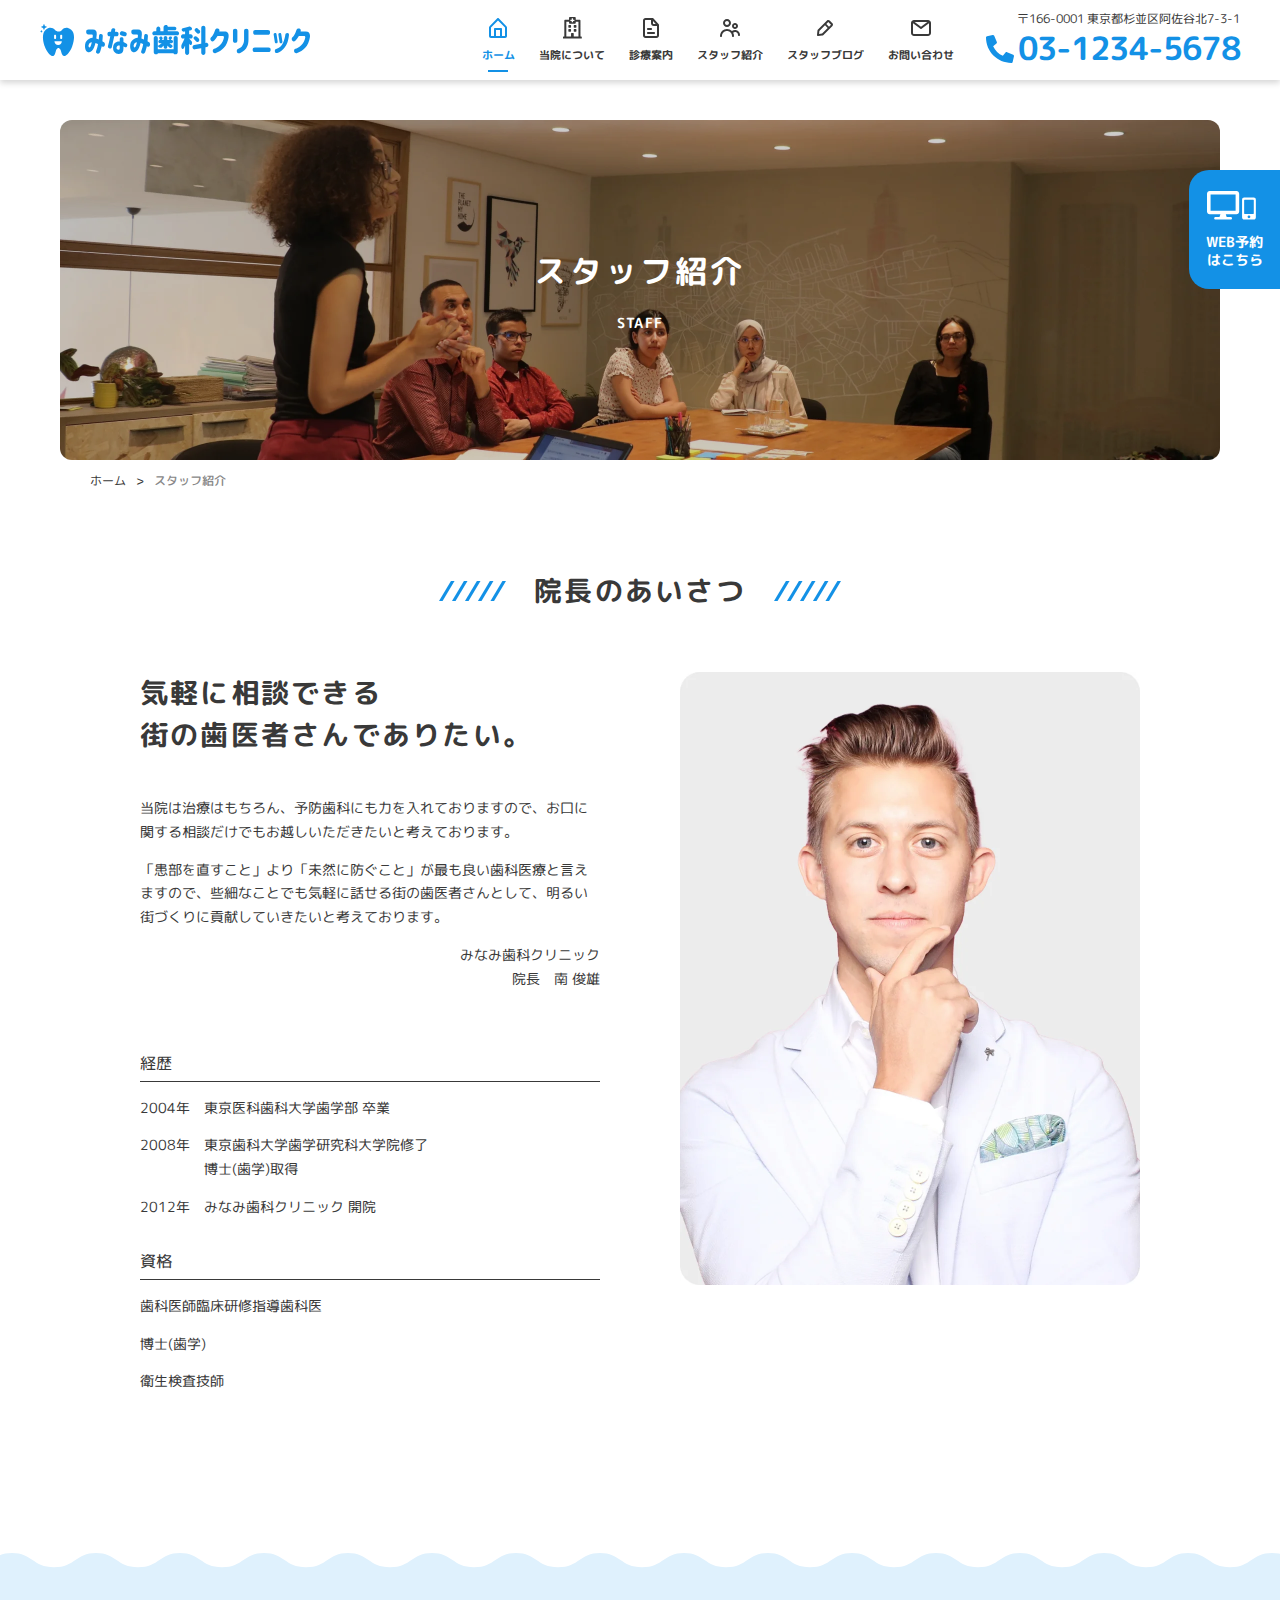
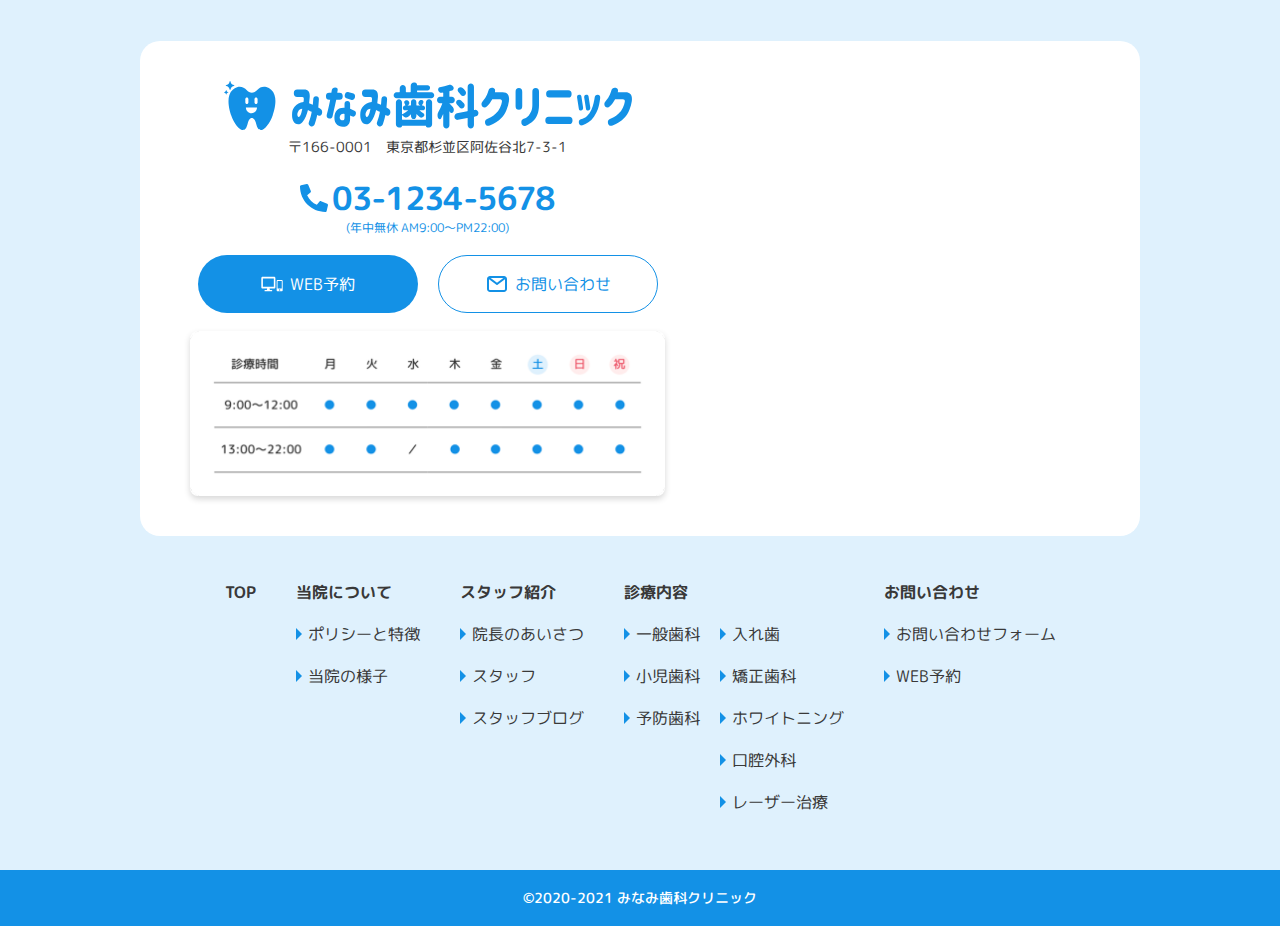
<file: public/page-staff.html>
<!doctype html>
<html lang="ja">
  <head>
    <meta charset="UTF-8" />
    <meta name="viewport" content="width=device-width, initial-scale=1.0" />
    <link rel="shortcut icon" href="./favicon.ico" type="image/x-icon" />

    <!-- 検索にヒットしないようにする -->
    <meta name="robots" content="noindex" />
    <title>みなみ歯科クリニック</title>
    <meta
      name="description"
      content="地域に根ざした歯科医療を提供する「みなみ歯科クリニック」の公式サイトです。"
    />

    <!-- OGP -->
    <meta property="og:title" content="みなみ歯科クリニック" />
    <meta
      property="og:description"
      content="地域に根ざした歯科医療を提供する「みなみ歯科クリニック」の公式サイトです。"
    />
    <meta property="og:type" content="website" />
    <meta property="og:url" content="https://example.com/" />
    <meta property="og:image" content="https://example.com/ogp/og-image.jpg" />
    <meta property="og:site_name" content="みなみ歯科クリニック" />
    <meta property="og:locale" content="ja_JP" />

    <!-- Google Fonts -->
    <link rel="preconnect" href="https://fonts.googleapis.com" />
    <link rel="preconnect" href="https://fonts.gstatic.com" crossorigin />
    <link
      href="https://fonts.googleapis.com/css2?family=M+PLUS+Rounded+1c:wght@500;700&display=swap"
      rel="stylesheet"
    />

    <!-- スタイルシート -->
    <link rel="stylesheet" href="./assets/css/swiper-bundle.min.css" />
    <link rel="stylesheet" href="./assets/css/style.css" />
  </head>
  <body>
    <header class="l-header" aria-label="メインヘッダー">
      <div class="l-header__inner">
        <div class="l-header__logo">
          <a href="#">
            <img
              src="./assets/img/site-logo.svg"
              alt="みなみ歯科クリニック"
              width="270"
              height="32"
            />
          </a>
        </div>

        <div class="l-header__right">
          <!-- ナビゲーション(PC) -->
          <div class="l-header__nav u-hidden-sp">
            <nav class="p-header-nav" aria-label="PCナビゲーション">
              <ul class="p-header-nav__list">
                <li class="p-header-nav__item current-menu-item">
                  <a href="#" class="p-header-nav__link">
                    <svg
                      class="p-header-nav__icon"
                      width="24"
                      height="24"
                      viewBox="0 0 24 24"
                      fill="none"
                    >
                      <path
                        d="M20.4201 10.1799L12.7101 2.29995C12.5223 2.11064 12.2668 2.00415 12.0001 2.00415C11.7335 2.00415 11.4779 2.11064 11.2901 2.29995L3.58012 10.1899C3.20327 10.5698 2.99437 11.0849 3.00012 11.6199V19.9999C2.99851 21.0629 3.82872 21.9415 4.89011 21.9999H19.1101C20.1715 21.9415 21.0017 21.0629 21.0001 19.9999V11.6199C21.0009 11.0829 20.7929 10.5665 20.4201 10.1799V10.1799ZM10.0001 19.9999V13.9999H14.0001V19.9999H10.0001ZM19.0001 19.9999H16.0001V12.9999C16.0001 12.4477 15.5524 11.9999 15.0001 11.9999H9.00012C8.44783 11.9999 8.00012 12.4477 8.00012 12.9999V19.9999H5.00012V11.5799L12.0001 4.42995L19.0001 11.6199V19.9999Z"
                        fill="currentColor"
                      />
                    </svg>
                    <span class="p-header-nav__text">ホーム</span>
                  </a>
                </li>
                <li class="p-header-nav__item">
                  <a href="#" class="p-header-nav__link">
                    <svg
                      class="p-header-nav__icon"
                      width="24"
                      height="24"
                      viewBox="0 0 24 24"
                      fill="none"
                    >
                      <path
                        d="M8.36761 11.232V9.55462C8.36761 9.27672 8.59292 9.05141 8.87082 9.05141H10.5482C10.8261 9.05141 11.0514 9.27672 11.0514 9.55462V11.232C11.0514 11.5099 10.8261 11.7352 10.5482 11.7352H8.87082C8.59292 11.7352 8.36761 11.5099 8.36761 11.232ZM14.2384 11.7352H15.9158C16.1937 11.7352 16.419 11.5099 16.419 11.232V9.55462C16.419 9.27672 16.1937 9.05141 15.9158 9.05141H14.2384C13.9605 9.05141 13.7352 9.27672 13.7352 9.55462V11.232C13.7352 11.5099 13.9605 11.7352 14.2384 11.7352ZM11.0514 15.2577V13.5803C11.0514 13.3024 10.8261 13.0771 10.5482 13.0771H8.87082C8.59292 13.0771 8.36761 13.3024 8.36761 13.5803V15.2577C8.36761 15.5356 8.59292 15.7609 8.87082 15.7609H10.5482C10.8261 15.7609 11.0514 15.5356 11.0514 15.2577ZM14.2384 15.7609H15.9158C16.1937 15.7609 16.419 15.5356 16.419 15.2577V13.5803C16.419 13.3024 16.1937 13.0771 15.9158 13.0771H14.2384C13.9605 13.0771 13.7352 13.3024 13.7352 13.5803V15.2577C13.7352 15.5356 13.9605 15.7609 14.2384 15.7609ZM21.7866 20.9608V22.4704H3V20.9608C3 20.6829 3.22531 20.4576 3.50321 20.4576H4.32093V4.56589C4.32093 4.07874 4.77152 3.6838 5.32736 3.6838H9.03856V2.00643C9.03856 1.45059 9.48914 1 10.045 1H14.7416C15.2975 1 15.7481 1.45059 15.7481 2.00643V3.6838H19.4593C20.0151 3.6838 20.4657 4.07874 20.4657 4.56589V20.4576H21.2834C21.5613 20.4576 21.7866 20.6829 21.7866 20.9608ZM6.33379 20.4156H11.0514V17.606C11.0514 17.3281 11.2767 17.1028 11.5546 17.1028H13.232C13.5099 17.1028 13.7352 17.3281 13.7352 17.606V20.4156H18.4528V5.69666H15.7481V6.70308C15.7481 7.25892 15.2975 7.70951 14.7416 7.70951H10.045C9.48914 7.70951 9.03856 7.25892 9.03856 6.70308V5.69666H6.33379V20.4156ZM14.1546 3.6838H13.0643V2.59351C13.0643 2.45455 12.9516 2.3419 12.8127 2.3419H11.974C11.835 2.3419 11.7224 2.45455 11.7224 2.59351V3.6838H10.6321C10.4931 3.6838 10.3805 3.79645 10.3805 3.93541V4.7741C10.3805 4.91306 10.4931 5.0257 10.6321 5.0257H11.7224V6.116C11.7224 6.25496 11.835 6.36761 11.974 6.36761H12.8127C12.9516 6.36761 13.0643 6.25496 13.0643 6.116V5.0257H14.1546C14.2935 5.0257 14.4062 4.91306 14.4062 4.7741V3.93541C14.4062 3.79645 14.2935 3.6838 14.1546 3.6838Z"
                        fill="currentColor"
                      />
                    </svg>
                    <span class="p-header-nav__text">当院について</span>
                  </a>
                </li>
                <li class="p-header-nav__item">
                  <a href="#" class="p-header-nav__link">
                    <svg
                      class="p-header-nav__icon"
                      width="24"
                      height="24"
                      viewBox="0 0 24 24"
                      fill="none"
                    >
                      <path
                        d="M15 16H9C8.44771 16 8 16.4477 8 17C8 17.5523 8.44772 18 9 18H15C15.5523 18 16 17.5523 16 17C16 16.4477 15.5523 16 15 16Z"
                        fill="currentColor"
                      />
                      <path
                        d="M9 14H12C12.5523 14 13 13.5523 13 13C13 12.4477 12.5523 12 12 12H9C8.44771 12 8 12.4477 8 13C8 13.5523 8.44772 14 9 14Z"
                        fill="currentColor"
                      />
                      <path
                        d="M19.74 8.32994L14.3 2.32994C14.1109 2.12046 13.8422 2.00061 13.56 1.99994L6.56 1.99994C5.16268 1.98327 4.01647 3.10262 4 4.49994L4 19.4999C4.01647 20.8973 5.16268 22.0166 6.56 21.9999H17.44C18.8373 22.0166 19.9835 20.8973 20 19.4999V8.99994C19.9994 8.7521 19.9067 8.51334 19.74 8.32994L19.74 8.32994ZM14 4.99994L16.74 7.99994H14.74C14.5285 7.98717 14.3309 7.88994 14.1918 7.7301C14.0526 7.57027 13.9835 7.36122 14 7.14994L14 4.99994ZM17.44 19.9999H6.56C6.41938 20.0081 6.28128 19.96 6.17621 19.8662C6.07114 19.7724 6.00774 19.6406 6 19.4999V4.49994C6.00774 4.35929 6.07114 4.22751 6.17621 4.1337C6.28128 4.03988 6.41938 3.99175 6.56 3.99994L12 3.99994V7.14994C11.9664 8.68334 13.1769 9.95633 14.71 9.99994H18V19.4999C17.9923 19.6406 17.9289 19.7724 17.8238 19.8662C17.7187 19.96 17.5806 20.0081 17.44 19.9999Z"
                        fill="currentColor"
                      />
                    </svg>
                    <span class="p-header-nav__text">診療案内</span>
                  </a>
                </li>
                <li class="p-header-nav__item">
                  <a href="#" class="p-header-nav__link">
                    <svg
                      class="p-header-nav__icon"
                      width="24"
                      height="24"
                      viewBox="0 0 24 24"
                      fill="none"
                    >
                      <path
                        d="M9 11C11.2091 11 13 9.20914 13 7C13 4.79086 11.2091 3 9 3C6.79086 3 5 4.79086 5 7C5 9.20914 6.79086 11 9 11H9ZM9 5C10.1046 5 11 5.89543 11 7C11 8.10457 10.1046 9 9 9C7.89543 9 7 8.10457 7 7C7 5.89543 7.89543 5 9 5Z"
                        fill="currentColor"
                      />
                      <path
                        d="M17 13C18.6569 13 20 11.6569 20 10C20 8.34315 18.6569 7 17 7C15.3431 7 14 8.34315 14 10C14 11.6569 15.3431 13 17 13ZM17 9C17.5523 9 18 9.44772 18 10C18 10.5523 17.5523 11 17 11C16.4477 11 16 10.5523 16 10C16 9.44771 16.4477 9 17 9Z"
                        fill="currentColor"
                      />
                      <path
                        d="M17 14C15.8918 14.0012 14.8155 14.3706 13.94 15.05C11.9371 13.0549 8.93071 12.4605 6.31923 13.5431C3.70775 14.6258 2.00382 17.173 2 20C2 20.5523 2.44772 21 3 21C3.55229 21 4 20.5523 4 20C4 17.2386 6.23858 15 9 15C11.7614 15 14 17.2386 14 20C14 20.5523 14.4477 21 15 21C15.5523 21 16 20.5523 16 20C16.0024 18.8284 15.7064 17.6756 15.14 16.65C16.0417 15.9375 17.2713 15.8027 18.306 16.303C19.3406 16.8033 19.9985 17.8507 20 19C20 19.5523 20.4477 20 21 20C21.5523 20 22 19.5523 22 19C22 16.2386 19.7614 14 17 14Z"
                        fill="currentColor"
                      />
                    </svg>
                    <span class="p-header-nav__text">スタッフ紹介</span>
                  </a>
                </li>
                <li class="p-header-nav__item">
                  <a href="#" class="p-header-nav__link">
                    <svg
                      class="p-header-nav__icon"
                      width="24"
                      height="24"
                      viewBox="0 0 24 24"
                      fill="none"
                    >
                      <path
                        d="M19.4003 7.3401L16.6603 4.6001C15.92 3.90476 14.7761 3.87466 14.0003 4.5301L5.0003 13.5301C4.67707 13.8561 4.47581 14.2833 4.4303 14.7401L4.0003 18.9101C3.97303 19.2066 4.07934 19.4999 4.2903 19.7101C4.47902 19.8973 4.7345 20.0016 5.0003 20.0001H5.0903L9.2603 19.6201C9.7171 19.5746 10.1443 19.3733 10.4703 19.0501L19.4703 10.0501C20.1976 9.28177 20.1663 8.06987 19.4003 7.34011L19.4003 7.3401ZM9.0803 17.6201L6.0803 17.9001L6.3503 14.9001L12.0003 9.3201L14.7003 12.0201L9.0803 17.6201ZM16.0003 10.6801L13.3203 8.0001L15.2703 6.0001L18.0003 8.7301L16.0003 10.6801Z"
                        fill="currentColor"
                      />
                    </svg>
                    <span class="p-header-nav__text">スタッフブログ</span>
                  </a>
                </li>
                <li class="p-header-nav__item">
                  <a href="#" class="p-header-nav__link">
                    <svg
                      class="p-header-nav__icon"
                      width="24"
                      height="24"
                      viewBox="0 0 24 24"
                      fill="none"
                    >
                      <path
                        d="M19 4H5C3.34315 4 2 5.34315 2 7V17C2 18.6569 3.34315 20 5 20H19C20.6569 20 22 18.6569 22 17V7C22 5.34315 20.6569 4 19 4V4ZM18.33 6L12 10.75L5.67 6H18.33ZM19 18H5C4.44772 18 4 17.5523 4 17V7.25L11.4 12.8C11.5731 12.9298 11.7836 13 12 13C12.2164 13 12.4269 12.9298 12.6 12.8L20 7.25V17C20 17.5523 19.5523 18 19 18Z"
                        fill="currentColor"
                      />
                    </svg>
                    <span class="p-header-nav__text">お問い合わせ</span>
                  </a>
                </li>
              </ul>
            </nav>
          </div>

          <!-- 電話番号 -->
          <div class="l-header-tel p-header-tel u-hidden-sp">
            <div class="p-header-tel__text">
              〒166-0001 東京都杉並区阿佐谷北7-3-1
            </div>
            <a href="tel:0312345678" class="p-header-tel__number c-btn-tel">
              <img
                src="./assets/img/icon-tel.svg"
                alt=""
                width="28"
                height="28"
              />
              <span>03-1234-5678</span>
            </a>
          </div>
        </div>

        <!-- ハンバーガーメニュー(スマホ) -->
        <button
          class="c-hamburger u-hidden-pc"
          type="button"
          aria-label="メニュー開閉"
        >
          <span class="c-hamburger__line"></span>
          <span class="c-hamburger__line"></span>
          <span class="c-hamburger__line"></span>
        </button>
      </div>
    </header>

    <!-- ドロワーメニュー -->
    <div class="p-drawer-menu js-drawer u-hidden-pc">
      <div class="p-drawer-menu__inner">
        <header
          class="p-drawer-menu__header"
          aria-label="ドロワーメニューヘッダー"
        >
          <div class="p-drawer-menu__logo">
            <a href="#">
              <img
                src="./assets/img/site-logo-drawer.svg"
                alt="みなみ歯科クリニック"
                width="270"
                height="32"
              />
            </a>
          </div>
        </header>
        <nav
          class="p-drawer-menu__nav"
          aria-label="ドロワーメニューナビゲーション"
        >
          <ul class="p-drawer-menu__list">
            <!-- ホーム -->
            <li class="p-drawer-menu__item">
              <a href="#" class="p-drawer-menu__link">
                <div class="p-drawer-menu__left">
                  <img
                    class="p-drawer-menu__icon"
                    src="./assets/img/icon-home.svg"
                    alt="ホーム"
                    width="24"
                    height="24"
                  />
                  <span class="p-drawer-menu__text"> ホーム </span>
                </div>

                <img
                  src="./assets/img/icon-arrow-right-white.svg"
                  alt=""
                  width="16"
                  height="16"
                />
              </a>
            </li>

            <!-- 当院について -->
            <li class="p-drawer-menu__item">
              <a href="#" class="p-drawer-menu__link">
                <div class="p-drawer-menu__left">
                  <img
                    class="p-drawer-menu__icon"
                    src="./assets/img/icon-about.svg"
                    alt="当院について"
                    width="24"
                    height="24"
                  />
                  <span class="p-drawer-menu__text"> 当院について </span>
                </div>

                <img
                  src="./assets/img/icon-arrow-right-white.svg"
                  alt=""
                  width="16"
                  height="16"
                />
              </a>
            </li>

            <!-- 診療案内 -->
            <li class="p-drawer-menu__item">
              <a href="#" class="p-drawer-menu__link">
                <div class="p-drawer-menu__left">
                  <img
                    class="p-drawer-menu__icon"
                    src="./assets/img/icon-medical.svg"
                    alt="診療案内"
                    width="24"
                    height="24"
                  />
                  <span class="p-drawer-menu__text"> 診療案内 </span>
                </div>

                <img
                  src="./assets/img/icon-arrow-right-white.svg"
                  alt=""
                  width="16"
                  height="16"
                />
              </a>
            </li>

            <!-- スタッフ紹介 -->
            <li class="p-drawer-menu__item">
              <a href="#" class="p-drawer-menu__link">
                <div class="p-drawer-menu__left">
                  <img
                    class="p-drawer-menu__icon"
                    src="./assets/img/icon-staff.svg"
                    alt="スタッフ紹介"
                    width="24"
                    height="24"
                  />
                  <span class="p-drawer-menu__text"> スタッフ紹介 </span>
                </div>

                <img
                  src="./assets/img/icon-arrow-right-white.svg"
                  alt=""
                  width="16"
                  height="16"
                />
              </a>
            </li>

            <!-- スタッフブログ -->
            <li class="p-drawer-menu__item">
              <a href="#" class="p-drawer-menu__link">
                <div class="p-drawer-menu__left">
                  <img
                    class="p-drawer-menu__icon"
                    src="./assets/img/icon-blog.svg"
                    alt="スタッフブログ"
                    width="24"
                    height="24"
                  />
                  <span class="p-drawer-menu__text"> スタッフブログ </span>
                </div>

                <img
                  src="./assets/img/icon-arrow-right-white.svg"
                  alt=""
                  width="16"
                  height="16"
                />
              </a>
            </li>

            <!-- お問い合わせ -->
            <li class="p-drawer-menu__item">
              <a href="#" class="p-drawer-menu__link">
                <div class="p-drawer-menu__left">
                  <img
                    class="p-drawer-menu__icon"
                    src="./assets/img/icon-contact.svg"
                    alt="お問い合わせ"
                    width="24"
                    height="24"
                  />
                  <span class="p-drawer-menu__text"> お問い合わせ </span>
                </div>

                <img
                  src="./assets/img/icon-arrow-right-white.svg"
                  alt=""
                  width="16"
                  height="16"
                />
              </a>
            </li>
          </ul>
        </nav>
      </div>
    </div>
    <!-- /ドロワーメニュー -->

    <main class="l-main">
      <div class="p-lower-top p-lower-top--staff">
        <div class="p-lower-top__wrapper">
          <h1 class="p-lower-top__ja">スタッフ紹介</h1>
          <p class="p-lower-top__en">STAFF</p>
        </div>
      </div>

      <!-- パンくずリスト -->
      <nav class="c-breadcrumb" aria-label="Breadcrumb">
        <ul class="c-breadcrumb__list">
          <li class="c-breadcrumb__item">
            <a href="#" class="c-breadcrumb__link">ホーム</a>
          </li>
          <li class="c-breadcrumb__item" aria-current="page">スタッフ紹介</li>
        </ul>
      </nav>

      <section class="p-greeting">
        <div class="p-greeting__inner l-inner">
          <h2 class="c-section-title">院長のあいさつ</h2>
          <div class="p-greeting__container">
            <div class="p-greeting__message">
              <h3 class="p-greeting__title">
                気軽に相談できる<br />街の歯医者さんでありたい。
              </h3>
              <div class="p-greeting__content">
                <p class="p-greeting__text">
                  当院は治療はもちろん、予防歯科にも力を入れておりますので、お口に関する相談だけでもお越しいただきたいと考えております。
                </p>
                <p class="p-greeting__text">
                  「患部を直すこと」より「未然に防ぐこと」が最も良い歯科医療と言えますので、些細なことでも気軽に話せる街の歯医者さんとして、明るい街づくりに貢献していきたいと考えております。
                </p>
                <p class="p-greeting__signature">
                  みなみ歯科クリニック<br />
                  院長　南 俊雄
                </p>
              </div>
            </div>

            <div class="p-greeting__image">
              <img
                src="./assets/img/staff-message.webp"
                alt="院長の写真"
                width="460"
                height="613"
              />
            </div>

            <div class="p-greeting__profile">
              <section class="p-greeting__section">
                <h3 class="c-heading-underline">経歴</h3>
                <dl class="p-greeting__history">
                  <div class="p-greeting__wrapper">
                    <dt>2004年</dt>
                    <dd>東京医科歯科大学歯学部 卒業</dd>
                  </div>
                  <div class="p-greeting__wrapper">
                    <dt>2008年</dt>
                    <dd>
                      東京歯科大学歯学研究科大学院修了<br />
                      博士(歯学)取得
                    </dd>
                  </div>
                  <div class="p-greeting__wrapper">
                    <dt>2012年</dt>
                    <dd>みなみ歯科クリニック 開院</dd>
                  </div>
                </dl>
              </section>

              <section class="p-greeting__section">
                <h3 class="c-heading-underline">資格</h3>
                <ul class="p-greeting__list">
                  <li class="p-greeting__item">歯科医師臨床研修指導歯科医</li>
                  <li class="p-greeting__item">博士(歯学)</li>
                  <li class="p-greeting__item">衛生検査技師</li>
                </ul>
              </section>
            </div>
          </div>
        </div>
      </section>
    </main>

    <!-- フッター -->
    <div class="p-footer-top-deco"></div>
    <footer class="l-footer">
      <div class="l-footer__inner">
        <!-- アクセス -->
        <div class="p-footer-access">
          <div class="p-footer-access__info">
            <div class="p-footer-access__logo">
              <img
                src="./assets/img/site-logo.svg"
                alt="みなみ歯科クリニック"
                width="405"
                height="48"
              />
            </div>
            <address class="p-footer-access__address">
              〒166-0001<span>東京都杉並区阿佐谷北7-3-1</span>
            </address>
            <div class="p-footer-access__tel">
              <a href="tel:0312345678" class="c-btn-tel c-btn-tel--large">
                <img
                  src="./assets/img/icon-tel.svg"
                  alt=""
                  width="28"
                  height="28"
                />
                <span>03-1234-5678</span>
              </a>
              <p class="p-footer-access__time">(年中無休 AM9:00〜PM22:00)</p>
            </div>
            <div class="p-footer-access__button">
              <a
                href="#"
                target="_blank"
                class="c-btn-footer c-btn-footer--web"
              >
                <img
                  src="./assets/img/icon-reserve-white.svg"
                  alt=""
                  width="24"
                  height="24"
                />
                <span>WEB予約</span>
              </a>
              <a
                href="#"
                target="_blank"
                class="c-btn-footer c-btn-footer--contact"
              >
                <svg
                  class="c-btn-footer__icon"
                  width="24"
                  height="24"
                  viewBox="0 0 24 24"
                  fill="none"
                >
                  <path
                    d="M19 4H5C3.34315 4 2 5.34315 2 7V17C2 18.6569 3.34315 20 5 20H19C20.6569 20 22 18.6569 22 17V7C22 5.34315 20.6569 4 19 4V4ZM18.33 6L12 10.75L5.67 6H18.33ZM19 18H5C4.44772 18 4 17.5523 4 17V7.25L11.4 12.8C11.5731 12.9298 11.7836 13 12 13C12.2164 13 12.4269 12.9298 12.6 12.8L20 7.25V17C20 17.5523 19.5523 18 19 18Z"
                    fill="currentColor"
                  />
                </svg>
                <span>お問い合わせ</span>
              </a>
            </div>
            <div class="p-footer-access__table">
              <picture>
                <source
                  media="(min-width: 768px)"
                  srcset="./assets/img/medical-time.png"
                  width="954"
                  height="332"
                />
                <img
                  src="./assets/img/sp/medical-time.png"
                  alt=""
                  decoding="async"
                  width="670"
                  height="232"
                />
              </picture>
            </div>
          </div>
          <div class="p-footer-access__map">
            <iframe
              src="https://www.google.com/maps/embed?pb=!1m14!1m8!1m3!1d6479.731186175661!2d139.636123!3d35.704925!3m2!1i1024!2i768!4f13.1!3m3!1m2!1s0x6018f2767eb9e92b%3A0xc2d0573363890acc!2z6Zi_5L2Q44O26LC36aeF!5e0!3m2!1sja!2sjp!4v1768866876354!5m2!1sja!2sjp"
              style="border: 0"
              allowfullscreen=""
              loading="lazy"
              referrerpolicy="no-referrer-when-downgrade"
            ></iframe>
          </div>
        </div>
        <!-- /アクセス -->

        <!-- フッターナビ -->
        <nav class="p-footer-nav">
          <ul class="p-footer-nav__list">
            <li class="p-footer-nav__item">
              <a class="p-footer-nav__title" href="#">TOP</a>
            </li>

            <li class="p-footer-nav__item">
              <span class="p-footer-nav__title">当院について</span>
              <ul class="p-footer-nav__sub">
                <li class="p-footer-nav__sub-item">
                  <a href="#">ポリシーと特徴</a>
                </li>
                <li class="p-footer-nav__sub-item">
                  <a href="#">当院の様子</a>
                </li>
              </ul>
            </li>

            <li class="p-footer-nav__item">
              <span class="p-footer-nav__title">スタッフ紹介</span>
              <ul class="p-footer-nav__sub">
                <li class="p-footer-nav__sub-item">
                  <a href="#">院長のあいさつ</a>
                </li>
                <li class="p-footer-nav__sub-item">
                  <a href="#">スタッフ</a>
                </li>
                <li class="p-footer-nav__sub-item">
                  <a href="#">スタッフブログ</a>
                </li>
              </ul>
            </li>

            <li class="p-footer-nav__item">
              <span class="p-footer-nav__title">診療内容</span>
              <ul class="p-footer-nav__sub">
                <li class="p-footer-nav__sub-item">
                  <a href="#">一般歯科</a>
                </li>
                <li class="p-footer-nav__sub-item">
                  <a href="#">入れ歯</a>
                </li>
                <li class="p-footer-nav__sub-item">
                  <a href="#">小児歯科</a>
                </li>
                <li class="p-footer-nav__sub-item">
                  <a href="#">矯正歯科</a>
                </li>
                <li class="p-footer-nav__sub-item">
                  <a href="#">予防歯科</a>
                </li>
                <li class="p-footer-nav__sub-item">
                  <a href="#">ホワイトニング</a>
                </li>
                <li class="p-footer-nav__sub-item">
                  <a href="#">口腔外科</a>
                </li>
                <li class="p-footer-nav__sub-item">
                  <a href="#">レーザー治療</a>
                </li>
              </ul>
            </li>

            <li class="p-footer-nav__item">
              <span class="p-footer-nav__title">お問い合わせ</span>
              <ul class="p-footer-nav__sub">
                <li class="p-footer-nav__sub-item">
                  <a href="#">お問い合わせフォーム</a>
                </li>
                <li class="p-footer-nav__sub-item">
                  <a href="#">WEB予約</a>
                </li>
              </ul>
            </li>
          </ul>
        </nav>
        <!-- /フッターナビ -->
      </div>
      <!-- Copyright -->
      <div class="p-footer-copyright">
        <small>©︎2020-2021 みなみ歯科クリニック</small>
      </div>
    </footer>
    <!-- /フッター -->

    <!-- CTA(SP) -->
    <aside class="p-footer-cta u-hidden-pc">
      <div class="p-footer-cta__inner">
        <div class="p-footer-cta__wrapper">
          <!-- 電話番号 -->
          <a href="tel:0312345678" class="p-footer-cta__number c-btn-tel">
            <img
              src="./assets/img/icon-tel.svg"
              alt=""
              width="28"
              height="28"
            />
            <span>03-1234-5678</span>
          </a>

          <!-- 営業日 -->
          <p class="p-footer-cta__time">(年中無休 AM9:00〜PM22:00)</p>
        </div>

        <!-- WEB予約ボタン -->
        <a href="#" target="_blank" class="c-btn-cta-web" aria-label="WEB予約">
          <img
            src="./assets/img/icon-reserve.svg"
            alt=""
            width="52"
            height="32"
          />
          <div class="c-btn-cta-web__text">
            <span class="c-btn-cta-web__main">WEB予約</span
            ><span class="c-btn-cta-web__sub">はこちら</span>
          </div>
        </a>
      </div>
    </aside>
    <!-- /CTA(SP) -->

    <!-- CTA(PC) -->
    <aside class="p-reserve u-hidden-sp" aria-label="WEB予約">
      <a href="#" target="_blank" class="p-reserve__link">
        <img
          src="./assets/img/icon-reserve.svg"
          alt=""
          width="52"
          height="32"
        />
        <div class="p-reserve__text">
          <span class="p-reserve__main">WEB予約</span
          ><span class="p-reserve__sub">はこちら</span>
        </div>
      </a>
    </aside>
    <!-- /CTA(PC) -->
    <script defer src="./assets/js/swiper-bundle.min.js"></script>
    <script defer src="./assets/js/script.js"></script>
  </body>
</html>
</file>
<file: public/assets/css/style.css>
*,
*::before,
*::after {
	box-sizing: border-box;
}

html,
body,
h1,
h2,
h3,
h4,
h5,
h6,
ul,
ol,
dl,
li,
dt,
dd,
p,
div,
span,
img,
a,
table,
tr,
th,
td {
	border: 0;
	font-size: 100%;
	font-weight: normal;
	margin: 0;
	padding: 0;
	vertical-align: baseline;
}

header,
footer,
nav,
section,
article,
main,
aside,
figure,
figcaption {
	display: block;
}

figure {
	margin: 0;
}

ol,
ul {
	list-style: none;
}

img {
	height: auto;
	max-width: 100%;
	vertical-align: middle;
}

a {
	color: inherit;
	text-decoration: none;
}

button {
	background: transparent;
	border: none;
	box-shadow: none;
	cursor: pointer;
	font: inherit;
	margin: 0;
	padding: 0;
}

input,
select,
textarea {
	color: inherit;
	font: inherit;
	vertical-align: top;
}

body {
	color: #393939;
	font-family: "M PLUS Rounded 1c", sans-serif;
	font-size: 14px;
	font-weight: 500;
	line-height: 1.7;
}

.l-header {
	box-shadow: 0 3px 6px 0 rgba(0, 0, 0, 0.16);
	height: 60px;
	padding: 14px 20px;
}

.l-header__inner {
	align-items: center;
	display: flex;
	height: 100%;
	justify-content: space-between;
}

.l-header__logo {
	width: 270px;
}

.l-header__logo a {
	display: block;
	height: 100%;
	width: 100%;
}

.l-header__right {
	align-items: center;
	display: flex;
	gap: 32px;
}

.l-inner {
	padding-inline: 20px;
}

.l-footer {
	background: #dff1fd;
	padding-block: 13px 60px;
}

.l-footer__inner {
	padding-inline: 10px;
}

.c-hamburger {
	-webkit-appearance: none;
	-moz-appearance: none;
	appearance: none;
	height: 32px;
	position: fixed;
	position: relative;
	right: 0;
	text-align: center;
	top: 0;
	width: 32px;
	z-index: 300;
}

.c-hamburger.is-active .c-hamburger__line {
	background-color: #ffffff;
}

.c-hamburger.is-active .c-hamburger__line:nth-child(1) {
	top: 15px;
	transform: rotate(45deg);
}

.c-hamburger.is-active .c-hamburger__line:nth-child(2) {
	opacity: 0;
}

.c-hamburger.is-active .c-hamburger__line:nth-child(3) {
	top: 15px;
	transform: rotate(-45deg);
}

.c-hamburger__line {
	background-color: #1391e6;
	border-radius: 2px;
	height: 2px;
	left: 0;
	margin-left: 3px;
	position: absolute;
	top: 8px;
	transition: opacity 0.3s ease, transform 0.3s ease, top 0.3s ease, color 0.3s ease;
	width: 27px;
}

.c-hamburger__line:nth-child(2) {
	top: 15px;
}

.c-hamburger__line:nth-child(3) {
	top: 22px;
}

.c-btn-tel {
	align-items: center;
	display: flex;
	gap: 4px;
}

.c-btn-tel img {
	height: 18px;
	width: 18px;
}

.c-btn-tel span {
	color: #1391e6;
	font-size: 20px;
	font-weight: 700;
	line-height: 1.3;
}

.c-btn-tel--large {
	justify-content: center;
}

.c-btn-tel--large img {
	height: 28px;
	width: 28px;
}

.c-btn-tel--large span {
	font-size: 32px;
	letter-spacing: -0.64px;
}

.c-btn-cta-web {
	align-items: center;
	background: #1391e6;
	border-radius: 8px;
	display: inline-flex;
	gap: 10px;
	padding: 8px 18px;
}

.c-btn-cta-web img {
	height: 28px;
	width: 46px;
}

.c-btn-cta-web__text {
	align-items: center;
	color: #ffffff;
	display: flex;
	flex-direction: column;
	font-weight: 700;
	gap: 3px;
	line-height: 1;
}

.c-btn-cta-web__main {
	font-size: 16px;
}

.c-btn-cta-web__sub {
	font-size: 12px;
}

.c-btn {
	background: #ffffff;
	border: 1px solid #1391e6;
	border-radius: 24px;
	color: #1391e6;
	display: inline-block;
	font-size: 14px;
	font-weight: 500;
	padding: 8px 45px;
	position: relative;
	transition: background 0.3s, color 0.3s;
}

.c-btn::after {
	background: url("../img/icon-arrow-right-blue.svg") no-repeat center/contain;
	content: "";
	display: inline-block;
	height: 12px;
	position: absolute;
	right: 11px;
	top: 50%;
	transform: translateY(-50%);
	transition: transform 0.3s, background 0.3s;
	width: 12px;
}

.c-btn:hover {
	background: #1391e6;
	color: #ffffff;
}

.c-btn:hover::after {
	background: url("../img/icon-arrow-right-white.svg") no-repeat center/contain;
	transform: translateY(-50%) translateX(5px);
}

.c-section-title {
	align-items: center;
	display: flex;
	font-size: 20px;
	font-weight: 700;
	gap: 14px;
	justify-content: center;
	letter-spacing: 1.6px;
	line-height: 1.5;
	text-align: center;
}

.c-section-title::before,
.c-section-title::after {
	background: url(../img/section-title-deco.svg) no-repeat center/contain;
	content: "";
	height: 15px;
	width: 49px;
}

.c-btn-footer {
	align-items: center;
	border-radius: 30px;
	display: inline-flex;
	font-size: 14px;
	gap: 6px;
	justify-content: center;
	line-height: 1.5;
	max-width: 150px;
	padding: 8px 6px;
	width: 100%;
}

.c-btn-footer--web {
	background-color: #1391e6;
	color: #ffffff;
	transition: background 0.3s;
}

.c-btn-footer--web:hover {
	background: #0060a0;
}

.c-btn-footer--web img {
	height: 17px;
	width: 17px;
}

.c-btn-footer--contact {
	background-color: #ffffff;
	border: 1px solid currentColor;
	color: #1391e6;
	transition: background 0.3s, color 0.3s;
}

.c-btn-footer--contact:hover {
	background: #1391e6;
	color: #ffffff;
}

.c-btn-footer--contact svg {
	height: 17px;
	width: 17px;
}

.c-breadcrumb {
	padding: 12px 20px 0;
}

.c-breadcrumb__list {
	display: flex;
	flex-wrap: wrap;
}

.c-breadcrumb__item {
	align-items: center;
	display: inline-flex;
	font-size: 12px;
	font-weight: 500;
	line-height: 1.5;
}

.c-breadcrumb__item:not(:last-child)::after {
	content: ">";
	margin: 0 10px;
}

.c-breadcrumb__item[aria-current=page] {
	color: #888888;
	font-size: 12px;
	font-weight: 500;
	line-height: 1.5;
	pointer-events: none;
}

.c-breadcrumb__link {
	transition: opacity 0.3s;
}

.c-breadcrumb__link:hover {
	opacity: 0.7;
}

.c-heading-underline {
	border-bottom: 1px solid currentColor;
	font-size: 16px;
	line-height: 1.5;
	padding-bottom: 6px;
}

.p-header-nav__list {
	display: flex;
	gap: 24px;
}

.p-header-nav__item.current-menu-item .p-header-nav__link {
	color: #1391e6;
}

.p-header-nav__item.current-menu-item .p-header-nav__link::after {
	transform: translateX(-50%) scaleX(1);
}

.p-header-nav__item:hover .p-header-nav__link {
	color: #1391e6;
}

.p-header-nav__item:hover .p-header-nav__link::after {
	transform: translateX(-50%) scaleX(1);
}

.p-header-nav__link {
	align-items: center;
	display: flex;
	flex-direction: column;
	gap: 7px;
	position: relative;
	transition: color 0.3s;
}

.p-header-nav__link::after {
	background-color: #1391e6;
	bottom: -8px;
	content: "";
	height: 2px;
	left: 50%;
	position: absolute;
	transform: translateX(-50%) scaleX(0);
	transition: transform 0.3s;
	width: 20px;
}

.p-header-nav__icon {
	height: 24px;
	width: 24px;
}

.p-header-nav__text {
	font-size: 11px;
	font-weight: 700;
	line-height: 1.5;
	text-align: center;
}

.p-header-tel {
	align-items: flex-end;
	display: flex;
	flex-direction: column;
	justify-content: center;
}

.p-header-tel__text {
	font-size: 12px;
	line-height: 1.5;
	text-align: right;
}

.p-footer-cta {
	background: rgba(255, 255, 255, 0.85);
	border-top: 1px solid #1391e6;
	bottom: 0;
	box-shadow: 0 3px 6px 0 rgba(0, 0, 0, 0.16);
	left: 0;
	position: fixed;
	width: 100%;
	z-index: 200;
}

.p-footer-cta__inner {
	align-items: center;
	display: flex;
	gap: 16px;
	height: 60px;
	justify-content: center;
	padding: 6px 16px;
}

.p-footer-cta__time {
	font-size: 10px;
	font-weight: 500;
	line-height: 1.5;
	text-align: center;
}

.p-drawer-menu {
	background-color: #0060a0;
	height: 100dvh;
	left: 0;
	opacity: 0;
	position: fixed;
	top: 0;
	transition: opacity 0.3s ease, visibility 0.3s ease;
	visibility: hidden;
	width: 100%;
	z-index: 150;
}

.p-drawer-menu.is-active {
	opacity: 1;
	visibility: visible;
}

.p-drawer-menu__inner {
	height: 100dvh;
}

.p-drawer-menu__header {
	padding: 14px 20px;
}

.p-drawer-menu__logo img {
	width: 270px;
}

.p-drawer-menu__nav {
	display: grid;
	height: calc(100dvh - 120px);
	overflow: auto;
	padding-inline: 60px;
	place-items: center;
}

.p-drawer-menu__list {
	width: 100%;
}

.p-drawer-menu__item {
	border-top: 1px dashed #ffffff;
}

.p-drawer-menu__item:last-child {
	border-bottom: 1px dashed #ffffff;
}

.p-drawer-menu__link {
	align-items: center;
	display: flex;
	justify-content: space-between;
	padding-block: 15px 14px;
}

.p-drawer-menu__link:nth-first-child {
	padding-block: 13px;
}

.p-drawer-menu__left {
	align-items: center;
	display: flex;
	gap: 14px;
}

.p-drawer-menu__icon {
	height: 24px;
	width: 24px;
}

.p-drawer-menu__text {
	color: #ffffff;
	font-size: 14px;
	line-height: 1.5;
}

.p-top-fv {
	padding-block: 15px 60px;
}

.p-top-fv__inner {
	padding-inline: 20px;
}

.p-top-fv__container {
	position: relative;
}

.p-top-fv__copy {
	bottom: 34px;
	left: 20px;
	position: absolute;
	z-index: 10;
}

.p-top-fv__image {
	background: rgba(0, 0, 0, 0.1);
	border-radius: 8px;
	overflow: hidden;
}

.p-top-fv__image picture {
	display: block;
}

.p-top-fv__image img {
	width: 100%;
}

.p-top-fv__button-prev,
.p-top-fv__button-next {
	height: 32px;
	width: 32px;
}

.p-top-fv__button-prev svg,
.p-top-fv__button-next svg {
	display: none;
}

.p-top-fv__button-prev {
	background: url("../img/icon-arrow-left-swiper.svg") no-repeat center/contain;
	border-radius: 50%;
	box-shadow: 0 3px 6px 0 rgba(0, 0, 0, 0.16);
	left: -16px !important;
	top: 51% !important;
}

.p-top-fv__button-next {
	background: url("../img/icon-arrow-right-swiper.svg") no-repeat center/contain;
	border-radius: 50%;
	box-shadow: 0 3px 6px 0 rgba(0, 0, 0, 0.16);
	right: -17px !important;
	top: 51% !important;
}

.p-top-fv__pagination {
	bottom: 17px !important;
	display: flex;
	flex-direction: column;
	gap: 8px;
	left: -12px !important;
}

.p-top-fv__pagination .swiper-pagination-bullet {
	background: #888888;
	height: 6px;
	margin: 0 !important;
	opacity: 1;
	transition: background 0.3s ease;
	width: 6px;
}

.p-top-fv__pagination .swiper-pagination-bullet.swiper-pagination-bullet-active {
	background: #1391e6;
}

.p-top-fv__body {
	display: flex;
	flex-direction: column-reverse;
	gap: 39px;
	margin-top: -24px;
	position: relative;
	z-index: 2;
}

.p-top-fv__table {
	text-align: center;
}

.p-top-fv__table img {
	border-radius: 8px;
	box-shadow: 0 3px 6px 0 rgba(0, 0, 0, 0.16);
	width: 100%;
}

.p-top-news__header {
	align-items: center;
	display: flex;
	justify-content: space-between;
	padding-left: 12px;
}

.p-top-news__title {
	align-items: center;
	display: flex;
	font-size: 20px;
	font-weight: 700;
	gap: 16px;
	letter-spacing: 1.6px;
	line-height: 1.5;
}

.p-top-news__en {
	color: #1391e6;
	font-size: 11px;
	letter-spacing: 1.1px;
}

.p-top-news__archive {
	color: #888888;
	font-size: 11px;
	font-weight: 500;
	line-height: 1.5;
	text-decoration-line: underline;
	text-decoration-style: solid;
	-webkit-text-decoration-skip: ink;
	text-decoration-skip-ink: auto;
	text-decoration-thickness: auto;
	text-underline-offset: auto;
	text-underline-position: from-font;
}

.p-top-news__item {
	margin-top: 6px;
}

.p-top-news__link {
	align-items: center;
	border-block: 1px solid #393939;
	display: flex;
	gap: 23px;
	padding: 9px 30px 9px 6px;
	position: relative;
}

.p-top-news__link::after {
	background: url("../img/icon-arrow-right-black.svg") no-repeat center/contain;
	content: "";
	height: 14px;
	position: absolute;
	right: 6px;
	top: 50%;
	transform: translateY(-50%);
	transition: transform 0.3s, background 0.3s;
	width: 14px;
}

.p-top-news__link:hover {
	color: #1391e6;
}

.p-top-news__link:hover::after {
	background: url("../img/icon-arrow-right-blue.svg") no-repeat center/contain;
	transform: translateY(-50%) translateX(5px);
}

.p-top-news__meta {
	font-size: 12px;
	font-weight: 500;
	line-height: 1.5;
	transition: color 0.3s;
	width: 69px;
}

.p-top-news__text {
	font-size: 14px;
	font-weight: 500;
	line-height: 1.5;
	transition: color 0.3s;
}

.p-reserve {
	background: #1391e6;
	border-radius: 20px 0 0 20px;
	padding: 20px 17px;
	position: fixed;
	right: 0;
	top: 170px;
	width: -moz-fit-content;
	width: fit-content;
	z-index: 10;
}

.p-reserve__link {
	display: flex;
	flex-direction: column;
	gap: 11px;
}

.p-reserve__main,
.p-reserve__sub {
	color: #ffffff;
	display: block;
	font-size: 14px;
	font-weight: 700;
	line-height: 1.3;
	text-align: center;
}

.p-concept {
	overflow: hidden;
	padding-top: 110px;
	position: relative;
}

.p-concept__decoration {
	left: 3%;
	position: absolute;
	top: 0;
	width: 148%;
	z-index: -1;
}

.p-concept__decoration img {
	width: 100%;
}

.p-concept__inner {
	display: flex;
	flex-direction: column;
	gap: 42px;
}

.p-concept__content {
	padding-inline: 20px;
}

.p-concept__heading {
	display: flex;
	flex-direction: column;
	gap: 14px;
}

.p-concept__en {
	color: #1391e6;
	display: block;
	font-size: 11px;
	font-weight: 700;
	letter-spacing: 1.1px;
	line-height: 1.5;
	text-transform: uppercase;
}

.p-concept__ja {
	font-size: 20px;
	font-weight: 700;
	letter-spacing: 1.6px;
	line-height: 1.5;
}

.p-concept__text {
	font-size: 14px;
	margin-top: 30px;
}

.p-concept__button {
	margin-top: 32px;
	text-align: center;
}

.p-concept__image {
	-moz-text-align-last: left;
	text-align-last: left;
	width: 89%;
}

.p-concept__image img {
	border-radius: 0 20px 20px 0;
	width: 100%;
}

.p-recommend {
	padding-block: 100px;
}

.p-recommend__list {
	display: flex;
	flex-direction: column;
	gap: 61px;
	margin-top: 40px;
	padding-inline: 22px;
}

.p-recommend-item__title {
	margin-inline: auto;
	width: 182px;
}

.p-recommend-item__title img {
	width: 100%;
}

.p-recommend-item__image {
	margin-inline: auto;
	margin-top: 15px;
	max-width: 290px;
}

.p-recommend-item__image img {
	width: 100%;
}

.p-recommend-item__text {
	font-size: 14px;
	margin-top: 22px;
}

.p-service {
	padding-block: 23% 8%;
	position: relative;
}

.p-service:nth-of-type(n + 2) {
	margin-block: 97px 98px;
}

.p-service::before {
	aspect-ratio: 375/88;
	background: url(../img/sp/top-service-bg-top.svg) no-repeat center/contain;
	content: "";
	left: 50%;
	position: absolute;
	top: 0;
	transform: translateX(-50%);
	width: 100%;
}

.p-service::after {
	aspect-ratio: 375/88;
	background: url(../img/sp/top-service-bg-bottom.svg) no-repeat center/contain;
	bottom: 0;
	content: "";
	left: 50%;
	position: absolute;
	transform: translateX(-50%);
	width: 100%;
}

.p-service__container {
	background: #dff1fd;
	padding-block: 32px 62px;
}

.p-service__list {
	display: flex;
	flex-direction: column;
	gap: 20px;
	margin-top: 40px;
}

.p-service-item {
	border-radius: 20px;
	display: flex;
	justify-content: center;
	min-height: 210px;
	overflow: hidden;
	position: relative;
}

.p-service-item::before {
	background-position: center center;
	background-repeat: no-repeat;
	background-size: cover;
	content: "";
	inset: 0;
	position: absolute;
	transition: transform 0.3s ease;
	z-index: 0;
}

.p-service-item:nth-of-type(1)::before {
	background-image: url(../img/sp/top-service-img-01.png);
}

.p-service-item:nth-of-type(2)::before {
	background-image: url(../img/sp/top-service-img-02.png);
}

.p-service-item::after {
	background-color: rgba(0, 0, 0, 0.2);
	content: "";
	inset: 0;
	pointer-events: none;
	position: absolute;
	transition: background-color 0.3s ease;
	z-index: 1;
}

.p-service-item:hover::before {
	transform: scale(1.1);
}

.p-service-item:hover::after {
	background-color: rgba(0, 0, 0, 0.4);
}

.p-service-item:hover .p-service-item__wrapper {
	border-color: #ffffff;
}

.p-service-item__link {
	display: block;
	padding: 10px;
	position: relative;
	width: 100%;
	z-index: 2;
}

.p-service-item__wrapper {
	align-items: center;
	border: 2px solid transparent;
	border-radius: 20px;
	display: flex;
	flex-direction: column;
	gap: 20px;
	height: 100%;
	justify-content: center;
	transition: border-color 0.3s ease;
	width: 100%;
}

.p-service-item__title {
	color: #ffffff;
	font-size: 20px;
	font-weight: 700;
	letter-spacing: 1.6px;
	line-height: 1.5;
	text-align: center;
}

.p-service-item__title::after {
	background-color: #ffffff;
	content: "";
	display: block;
	height: 2px;
	margin: 20px auto 0;
	width: 30px;
}

.p-service-item__text {
	color: #ffffff;
	font-size: 12px;
	font-weight: 700;
	letter-spacing: 0.96px;
	line-height: 1.5;
	text-align: center;
}

.p-service__text {
	background: #ffffff;
	font-size: 14px;
	margin-top: 40px;
	padding: 17px 20px;
}

.p-blog {
	padding-block: 100px;
}

.p-blog__list {
	display: flex;
	flex-direction: column;
	gap: 20px;
	margin-top: 40px;
}

.p-blog__button {
	margin-top: 40px;
	text-align: center;
}

.p-blog-card:hover .p-blog-card__title {
	color: #1391e6;
}

.p-blog-card:hover .p-blog-card__thumbnail img {
	transform: scale(1.1);
}

.p-blog-card__link {
	align-items: center;
	display: flex;
	gap: 10px;
}

.p-blog-card__thumbnail {
	flex-shrink: 0;
	overflow: hidden;
	width: 39.7014925373%;
}

.p-blog-card__thumbnail img {
	transition: transform 0.3s;
	width: 100%;
}

.p-blog-card__body {
	display: flex;
	flex: 1;
	flex-direction: column;
}

.p-blog-card__label {
	background: #1391e6;
	border-radius: 999px;
	color: #ffffff;
	font-size: 10px;
	line-height: 1.5;
	padding: 2px 8px;
	width: -moz-fit-content;
	width: fit-content;
}

.p-blog-card__title {
	display: -webkit-box;
	-webkit-box-orient: vertical;
	-webkit-line-clamp: 2;
	font-size: 14px;
	line-clamp: 2;
	line-height: 1.5;
	margin-top: 6px;
	overflow: hidden;
	transition: color 0.3s;
}

.p-blog-card__date {
	color: #888888;
	display: block;
	font-size: 11px;
	line-height: 1.5;
	margin-top: 6px;
}

.p-footer-access {
	background: #ffffff;
	border-radius: 8px;
	display: flex;
	flex-direction: column;
	gap: 20px;
	padding: 32px 10px 20px;
}

.p-footer-access__info {
	margin-inline: auto;
	max-width: 477px;
	width: 100%;
}

.p-footer-access__logo {
	margin-inline: auto;
	max-width: 309px;
}

.p-footer-access__logo img {
	width: 100%;
}

.p-footer-access__address {
	font-size: 14px;
	font-style: normal;
	line-height: normal;
	margin-top: 8px;
	text-align: center;
}

.p-footer-access__address span {
	margin-left: 14px;
}

.p-footer-access__tel {
	margin-top: 21px;
}

.p-footer-access__time {
	color: #1391e6;
	font-size: 12px;
	line-height: normal;
	text-align: center;
}

.p-footer-access__table {
	border-radius: 8px;
	box-shadow: 0 3px 6px rgba(0, 0, 0, 0.16);
	margin-top: 20px;
	overflow: hidden;
}

.p-footer-access__map {
	margin-inline: auto;
	max-width: 477px;
	padding-inline: 10px;
	width: 100%;
}

.p-footer-access__map iframe {
	aspect-ratio: 1/1;
	height: auto;
	vertical-align: bottom;
	width: 100%;
}

.p-footer-access__button {
	display: flex;
	gap: 15px;
	justify-content: center;
	margin-top: 20px;
}

.p-footer-top-deco {
	height: 32px;
	position: relative;
}

.p-footer-top-deco::before {
	background: url(../img/sp/footer-top-deco.svg) repeat-x center bottom/84px 32px;
	content: "";
	display: block;
	height: 100%;
	left: 0;
	position: absolute;
	top: 0;
	width: 100%;
}

.p-footer-nav {
	margin-top: 42px;
	padding-inline: 10px;
}

.p-footer-nav__list {
	display: flex;
	flex-direction: column;
	gap: 40px;
}

.p-footer-nav__item > a:hover {
	opacity: 0.7;
}

.p-footer-nav__item:nth-of-type(4) .p-footer-nav__sub {
	display: grid;
	gap: 18px 20px;
	grid-template-columns: repeat(2, max-content);
}

.p-footer-nav__title {
	font-size: 16px;
	font-weight: 700;
	line-height: 1.5;
	transition: opacity 0.3s;
}

.p-footer-nav__sub {
	display: flex;
	flex-direction: column;
	gap: 18px;
	margin-top: 17px;
}

.p-footer-nav__sub a {
	align-items: center;
	display: flex;
	font-size: 16px;
	gap: 6px;
	line-height: 1.5;
}

.p-footer-nav__sub a::before {
	background: url(../img/icon-arrow-right-triangle.svg) no-repeat center center/contain;
	content: "";
	height: 12px;
	width: 6px;
}

.p-footer-nav__sub-item {
	transition: opacity 0.3s;
}

.p-footer-nav__sub-item > a:hover {
	opacity: 0.7;
}

.p-footer-nav__sub-item:nth-child(n+7) {
	grid-column: 2; /* 2列目に配置 */
}

.p-footer-copyright {
	background: #1391e6;
	margin-top: 59px;
	padding: 13px 70px;
	text-align: center;
}

.p-footer-copyright small {
	color: #ffffff;
	font-size: 14px;
	font-weight: 500;
	line-height: 1.5;
}

.p-lower-top {
	border-radius: 12px;
	margin: 20px 20px 0;
	overflow: hidden;
	position: relative;
}

.p-lower-top::before {
	background: rgba(0, 0, 0, 0.2);
	content: "";
	inset: 0;
	position: absolute;
	z-index: 1;
}

.p-lower-top--about {
	background: url(../img/sp/about-top.webp) no-repeat center center/cover;
}

.p-lower-top--medical {
	background: url(../img/sp/medical-top.webp) no-repeat center center/cover;
}

.p-lower-top--staff {
	background: url(../img/sp/staff-top.webp) no-repeat center center/cover;
}

.p-lower-top__wrapper {
	color: #ffffff;
	padding-block: 60px;
	position: relative;
	text-align: center;
	z-index: 2;
}

.p-lower-top__ja {
	font-size: 24px;
	font-weight: 700;
	letter-spacing: 4.8px;
	line-height: 1.5;
}

.p-lower-top__en {
	font-size: 12px;
	font-weight: 700;
	letter-spacing: 1.2px;
	line-height: 1.5;
	margin-top: 15px;
	text-transform: uppercase;
}

.p-feature {
	padding-top: 60px;
}

.p-feature__inner {
	display: flex;
	flex-direction: column;
	gap: 97px;
	overflow: hidden;
	padding-top: 145px;
	position: relative;
}

.p-feature__decoration {
	left: 3%;
	position: absolute;
	top: 39px;
	width: 148%;
	z-index: -1;
}

.p-feature__decoration img {
	width: 100%;
}

.p-feature__section {
	display: flex;
	flex-direction: column;
	gap: 40px;
}

.p-feature__content {
	padding-inline: 20px;
}

.p-feature__en {
	color: #1391e6;
	font-size: 11px;
	font-weight: 700;
	letter-spacing: 1.1px;
	line-height: 1.5;
	text-transform: uppercase;
}

.p-feature__ja {
	font-size: 20px;
	font-weight: 700;
	letter-spacing: 1.6px;
	line-height: 1.5;
	margin-top: 11px;
}

.p-feature__text {
	font-size: 14px;
	line-height: 1.7;
}

.p-feature__text:nth-of-type(1) {
	margin-top: 30px;
}

.p-feature__text:nth-of-type(2) {
	margin-top: 25px;
}

.p-feature__image {
	text-align: left;
	width: 89%;
}

.p-feature__image--right {
	margin-left: auto;
}

.p-feature__image img {
	width: 100%;
}

.p-gallery {
	padding-block: 100px;
}

.p-gallery__list {
	display: grid;
	gap: 11px;
	grid-template-columns: repeat(2, 1fr);
	margin-top: 40px;
}

.p-gallery__item {
	border-radius: 20px;
	overflow: hidden;
}

.p-page-nav {
	padding-block: 60px 100px;
}

.p-page-nav__inner {
	display: flex;
	flex-direction: column;
	gap: 82px;
}

.p-page-nav__title {
	align-items: center;
	display: flex;
	font-size: 20px;
	font-weight: 700;
	gap: 23px;
	letter-spacing: 1.6px;
	line-height: 1.5;
}

.p-page-nav__label {
	background: #1391e6;
	border-radius: 24px;
	color: #ffffff;
	font-size: 14px;
	letter-spacing: 1.12px;
	line-height: 1.5;
	padding: 6px 12px;
}

.p-page-nav__label--expense {
	background: #ee5a6d;
}

.p-page-nav__list {
	display: flex;
	flex-direction: column;
	gap: 18px;
	margin-top: 32px;
}

.p-page-nav__link {
	border: 1px solid #1391e6;
	border-radius: 12px;
	color: #1391e6;
	display: block;
	font-size: 20px;
	font-weight: 700;
	letter-spacing: 1.6px;
	line-height: 1.5;
	padding: 13px 18px;
	position: relative;
	text-align: center;
	transition: transform 0.3s;
	width: 100%;
}

.p-page-nav__link::after {
	border-bottom: 2px solid #1391e6;
	border-right: 2px solid #1391e6;
	bottom: 12px;
	content: "";
	height: 10px;
	left: 50%;
	opacity: 0;
	position: absolute;
	transform: translateX(-50%) rotate(45deg);
	transition: opacity 0.3s, bottom 0.3s;
	width: 10px;
}

.p-page-nav__link:hover {
	background: #dff1fd;
	transform: scale(0.98);
}

.p-page-nav__link:hover .p-page-nav__text {
	transform: translateY(-8px);
}

.p-page-nav__link:hover::after {
	opacity: 1;
}

.p-page-nav__text {
	display: block;
	transition: transform 0.3s;
}

.p-medical {
	margin-top: 40px;
}

.p-medical__list {
	display: flex;
	flex-direction: column;
	gap: 40px;
}

.p-medical__item {
	background: #ffffff;
	border-radius: 20px;
	padding: 20px;
}

.p-medical__header {
	position: relative;
}

.p-medical__heading {
	border-bottom: 1px solid #888888;
	display: flex;
	flex-direction: column;
	gap: 20px;
	padding-bottom: 18px;
}

.p-medical__title {
	font-size: 20px;
	font-weight: 700;
	letter-spacing: 1.6px;
	line-height: 1.4;
}

.p-medical__subtitle {
	color: #1391e6;
	font-size: 14px;
	font-weight: 700;
	letter-spacing: 1.12px;
}

.p-medical__badge {
	position: absolute;
	right: 0;
	top: -20px;
}

.p-medical__body {
	display: flex;
	flex-direction: column;
	gap: 16px;
	margin-top: 16px;
}

.p-medical__text p:nth-of-type(n + 2) {
	margin-top: 24px;
}

.p-medical__image img {
	border-radius: 20px;
	width: 100%;
}

.p-greeting {
	padding-block: 60px 100px;
}

.p-greeting__container {
	display: flex;
	flex-direction: column;
	gap: 40px;
}

.p-greeting__title {
	font-size: 20px;
	font-weight: 700;
	letter-spacing: 1.6px;
	line-height: 1.5;
	margin-top: 40px;
}

.p-greeting__content {
	display: flex;
	flex-direction: column;
	gap: 14px;
	margin-top: 20px;
}

.p-greeting__signature {
	align-self: flex-end;
	text-align: right;
}

.p-greeting__image {
	text-align: center;
}

.p-greeting__profile {
	display: flex;
	flex-direction: column;
	gap: 30px;
}

.p-greeting__history {
	display: flex;
	flex-direction: column;
	gap: 14px;
	margin-top: 14px;
}

.p-greeting__wrapper {
	display: flex;
	gap: 14px;
}

.p-greeting__wrapper dt {
	flex-shrink: 0;
	width: 50px;
}

.p-greeting__list {
	display: flex;
	flex-direction: column;
	gap: 14px;
	margin-top: 14px;
}

.p-staff-gallery__slide {
	aspect-ratio: 151/114;
	height: auto;
	width: 200px;
}

.p-staff-gallery__slide img {
	height: 100%;
	width: 100%;
	-o-object-fit: cover;
	object-fit: cover;
}

.p-staff-gallery__wrapper {
	transition-timing-function: linear;
}

.p-staff-intro {
	padding-block: 100px;
}

.p-staff-intro__group {
	margin-top: 39px;
}

.p-staff-intro__list {
	display: flex;
	flex-direction: column;
	gap: 40px;
	margin-top: 40px;
}

.p-staff-card__image {
	margin-inline: auto;
	max-width: 460px;
}

.p-staff-card__image img {
	width: 100%;
}

.p-staff-card__name {
	align-items: center;
	display: flex;
	font-size: 18px;
	font-weight: 700;
	gap: 12px;
	justify-content: center;
	letter-spacing: 1.44px;
	line-height: 1.5;
	margin-top: 15px;
}

.p-staff-card__position {
	font-size: 12px;
	letter-spacing: 0.96px;
}

.p-staff-card__meta {
	display: flex;
	flex-direction: column;
	gap: 1px;
	margin-top: 15px;
}

.p-staff-card__row {
	align-items: stretch;
	display: grid;
	gap: 20px;
	grid-template-columns: 140px 1fr;
	line-height: 1.5;
}

.p-staff-card__row dt {
	align-items: center;
	background: #dff1fd;
	display: flex;
	padding: 17px 20px;
}

.p-staff-card__row dd {
	padding-block: 17px;
}

.u-hidden-sp {
	display: none;
}

/* スクロール禁止用クラス */

.u-noscroll {
	height: 100dvh;
	overflow: hidden;
}

.u-color-accent {
	color: #ee5a6d;
}

@media (width <= 368px) {

.c-btn-tel img {
	height: auto;
	width: 16px;
}

.c-btn-tel span {
	font-size: 14px;
}

.c-btn-tel--large img {
	height: auto;
	width: auto;
}

.c-btn-tel--large span {
	font-size: 28px;
}

.c-btn-cta-web img {
	height: auto;
	width: 34px;
}

.c-btn-cta-web__main {
	font-size: 12px;
}

}

@media screen and (min-width: 768px) {

.l-inner {
	margin-inline: auto;
	max-width: 1080px;
	padding-inline: 40px;
}

.l-footer {
	padding-block: 56px 60px;
}

.l-footer__inner {
	padding-inline: 30px;
}

.c-section-title {
	font-size: 28px;
	gap: 28px;
	letter-spacing: 2.24px;
}

.c-section-title::before,
.c-section-title::after {
	height: 20px;
	width: 67px;
}

.c-btn-footer {
	font-size: 16px;
	max-width: 220px;
	padding: 16px 10px;
}

.c-btn-footer--web img {
	height: 24px;
	width: 24px;
}

.c-btn-footer--contact svg {
	height: 24px;
	width: 24px;
}

.c-breadcrumb {
	padding: 12px 90px 0;
}

.p-top-fv__inner {
	padding-inline: 40px;
}

.p-top-fv__body {
	margin-inline: auto;
	max-width: 540px;
}

.p-top-news__en {
	font-size: 12px;
}

.p-concept {
	padding-block: 180px 108px;
}

.p-concept__decoration {
	left: 35%;
	width: 102%;
}

.p-concept__inner {
	align-items: center;
	flex-direction: row-reverse;
	gap: 7.265625%;
	justify-content: flex-end;
}

.p-concept__content {
	padding-inline: 0;
	width: 31.796875%;
}

.p-concept__heading {
	gap: 24px;
}

.p-concept__en {
	font-size: 14px;
	letter-spacing: 1.4px;
}

.p-concept__ja {
	font-size: 22px;
	letter-spacing: 2.24px;
}

.p-concept__text {
	margin-top: 39px;
}

.p-concept__button {
	margin-top: 39px;
	text-align: left;
}

.p-concept__image {
	width: 50%;
}

.p-recommend {
	padding-block: 120px;
}

.p-recommend__list {
	flex-direction: row;
	gap: auto;
	gap: 6.5%;
	margin-top: 60px;
	padding-inline: 0;
}

.p-recommend-item {
	flex: 1;
}

.p-service {
	padding-block: 15.8% 7.4%;
}

.p-service:nth-of-type(n + 2) {
	margin-block: 163px 160px;
}

.p-service::before {
	aspect-ratio: 1280/203;
	background: url(../img/top-service-bg-top.svg) no-repeat center/contain;
}

.p-service::after {
	aspect-ratio: 1280/214;
	background: url(../img/top-service-bg-bottom.svg) no-repeat center/contain;
}

.p-service__container {
	padding-block: 0 85px;
}

.p-service__list {
	flex-direction: row;
	gap: 8%;
	margin-top: 60px;
}

.p-service-item {
	flex: 1;
	min-height: 290px;
}

.p-service-item__title {
	font-size: 28px;
	letter-spacing: 2.24px;
}

.p-service-item__title::after {
	width: 40px;
}

.p-service-item__text {
	font-size: 16px;
	letter-spacing: 1.28px;
}

.p-service__text {
	margin-top: 60px;
	padding: 36px 40px;
}

.p-blog {
	padding-block: 120px;
}

.p-blog__list {
	display: grid;
	gap: 60px 50px;
	grid-template-columns: repeat(2, 1fr);
	margin-top: 60px;
}

.p-blog__item {
	background: #ffffff;
	border-radius: 20px;
	border-radius: 20px;
	box-shadow: 0 3px 6px 0 rgba(0, 0, 0, 0.16);
	overflow: hidden;
}

.p-blog__button {
	margin-top: 62px;
}

.p-blog-card__link {
	flex-direction: column;
	gap: 0;
}

.p-blog-card__thumbnail {
	width: auto;
}

.p-blog-card__body {
	min-height: 129px;
	padding: 18px 24px 10px;
	position: relative;
	width: 100%;
}

.p-blog-card__label {
	font-size: 11px;
	left: 24px;
	padding: 6px 12px;
	position: absolute;
	top: -12px;
}

.p-blog-card__title {
	font-size: 16px;
	-webkit-line-clamp: 3;
	line-clamp: 3;
}

.p-blog-card__date {
	margin-top: auto;
}

.p-footer-access__logo {
	max-width: 408px;
}

.p-footer-access__address {
	line-height: 1.5;
	margin-top: 6px;
}

.p-footer-access__table {
	margin-top: 18px;
}

.p-footer-access__map {
	padding-inline: 0;
}

.p-footer-access__button {
	gap: 20px;
	margin-top: 18px;
}

.p-footer-top-deco::before {
	background-position: calc(50% - 40px) bottom;
}

.p-footer-nav {
	margin-top: 44px;
	padding-inline: 0;
}

.p-footer-copyright {
	margin-top: 56px;
	padding-block: 16px;
}

.p-lower-top {
	margin: 40px 60px 0;
}

.p-lower-top--about {
	background: url(../img//about-top.webp) no-repeat center center/cover;
}

.p-lower-top--medical {
	background: url(../img/medical-top.webp) no-repeat center center/cover;
}

.p-lower-top--staff {
	background: url(../img/staff-top.webp) no-repeat center center/cover;
}

.p-lower-top__wrapper {
	padding-block: 127px;
}

.p-lower-top__ja {
	font-size: 32px;
	letter-spacing: 3.2px;
}

.p-lower-top__en {
	font-size: 14px;
	letter-spacing: 1.4px;
	margin-top: 17px;
}

.p-feature {
	padding-top: 80px;
}

.p-feature__inner {
	padding-top: 180px;
}

.p-feature__decoration {
	left: 35%;
	top: 62px;
	width: 102%;
}

.p-feature__section {
	align-items: center;
	flex-direction: row;
	gap: 7.265625%;
	justify-content: flex-end;
}

.p-feature__section--reverse {
	flex-direction: row-reverse;
	margin-top: 60px;
}

.p-feature__content {
	padding-inline: 0;
	width: 44%;
}

.p-feature__en {
	font-size: 14px;
	letter-spacing: 1.4px;
}

.p-feature__ja {
	font-size: 28px;
	letter-spacing: 2.24px;
	margin-top: 24px;
}

.p-feature__text:nth-of-type(1) {
	margin-top: 39px;
}

.p-feature__image {
	margin-top: 0;
	width: 42%;
}

.p-feature__image--right {
	margin-left: 0;
}

.p-gallery {
	padding-block: 120px 160px;
}

.p-gallery__list {
	gap: 24px;
	grid-template-columns: repeat(3, 1fr);
	margin-top: 60px;
}

.p-page-nav {
	padding-block: 80px 160px;
}

.p-page-nav__inner {
	gap: 80px;
}

.p-page-nav__title {
	font-size: 28px;
	letter-spacing: 2.24px;
}

.p-page-nav__list {
	align-items: center;
	flex-direction: row;
	flex-wrap: wrap;
	gap: 16px;
	margin-top: 30px;
}

.p-page-nav__link {
	border: 2px solid #1391e6;
	font-size: 24px;
	letter-spacing: 1.92px;
	padding: 16px 29px;
}

.p-medical {
	margin-top: 60px;
}

.p-medical__list {
	gap: 39px;
}

.p-medical__item {
	padding: 60px;
}

.p-medical__heading {
	align-items: center;
	flex-direction: row;
	gap: 38px;
	padding-bottom: 36px;
}

.p-medical__title {
	font-size: 28px;
	letter-spacing: 2.24px;
	line-height: 1.5;
}

.p-medical__badge {
	top: -60px;
}

.p-medical__body {
	flex-direction: row;
	gap: 4.5454545455%;
	margin-top: 36px;
}

.p-medical__text {
	width: 47.7272727273%;
}

.p-medical__image {
	width: 47.7272727273%;
}

.p-greeting {
	padding-block: 80px 160px;
}

.p-greeting__container {
	display: grid;
	gap: 60px 80px;
	grid-template-columns: repeat(2, 1fr);
	margin-top: 60px;
}

.p-greeting__title {
	font-size: 28px;
	letter-spacing: 2.24px;
	margin-top: 0;
}

.p-greeting__content {
	margin-top: 40px;
}

.p-greeting__image {
	grid-row: span 2;
}

.p-staff-gallery__slide {
	width: 305px;
}

.p-staff-intro {
	padding-block: 160px;
}

.p-staff-intro__group {
	margin-top: 60px;
}

.p-staff-intro__list {
	display: grid;
	gap: 60px 80px;
	grid-template-columns: repeat(2, 1fr);
}

.p-staff-card__image {
	max-width: 280px;
}

.p-staff-card__name {
	margin-top: 14px;
}

}

@media screen and (min-width: 992px) {

.p-top-fv__body {
	align-items: center;
	flex-direction: row;
	gap: 60px;
	justify-content: center;
	margin-top: -25px;
	max-width: 1080px;
}

.p-top-fv__table img {
	flex-shrink: 0;
	max-width: 477px;
}

.p-top-news {
	flex: 1;
}

.p-top-news__archive {
	font-size: 12px;
}

.p-top-news__link {
	padding: 9px 32px 9px 9px;
}

.p-top-news__link::after {
	right: 9px;
}

.p-footer-access {
	align-items: center;
	border-radius: 20px;
	flex-direction: row;
	gap: 40px;
	margin-inline: auto;
	max-width: 1000px;
	padding: 40px 50px;
}

.p-footer-access__info {
	margin-inline: 0;
}

.p-footer-access__map {
	max-width: 385px;
}

.p-footer-nav {
	margin-inline: auto;
	max-width: 1000px;
}

.p-footer-nav__list {
	flex-direction: row;
	justify-content: center;
}

.p-feature__inner {
	gap: 228px;
	padding-top: 180px;
}

.p-feature__content {
	padding-inline: 0;
	width: 31.796875%;
}

.p-feature__image {
	margin-top: 0;
	width: 50%;
}

.p-staff-intro__list {
	grid-template-columns: repeat(3, 1fr);
}

}

@media screen and (min-width: 1200px) {

.l-header {
	height: 80px;
	padding: 8px 40px;
}

.l-footer {
	padding-bottom: 0;
}

.c-btn-tel img {
	height: 28px;
	width: 28px;
}

.c-btn-tel span {
	font-size: 32px;
	letter-spacing: -0.64px;
}

.p-top-fv {
	padding-top: 40px;
}

.p-top-fv__inner {
	padding-inline: 60px;
}

.p-top-fv__copy {
	bottom: 56px;
	left: 62px;
}

.p-top-fv__image {
	border-radius: 18px;
}

.p-top-fv__button-prev,
.p-top-fv__button-next {
	height: 48px;
	width: 48px;
}

.p-top-fv__button-prev {
	left: -22px !important;
	top: 49% !important;
}

.p-top-fv__button-next {
	right: -27px !important;
	top: 49% !important;
}

.p-top-fv__pagination {
	bottom: 6px !important;
	gap: 9px;
	left: -22px !important;
}

.p-top-fv__pagination .swiper-pagination-bullet {
	height: 8px;
	width: 8px;
}

.p-concept__ja {
	font-size: 28px;
}

.p-blog__list {
	grid-template-columns: repeat(3, 1fr);
}

.u-hidden-sp {
	display: block;
}

.u-hidden-pc {
	display: none;
}

}
</file>
